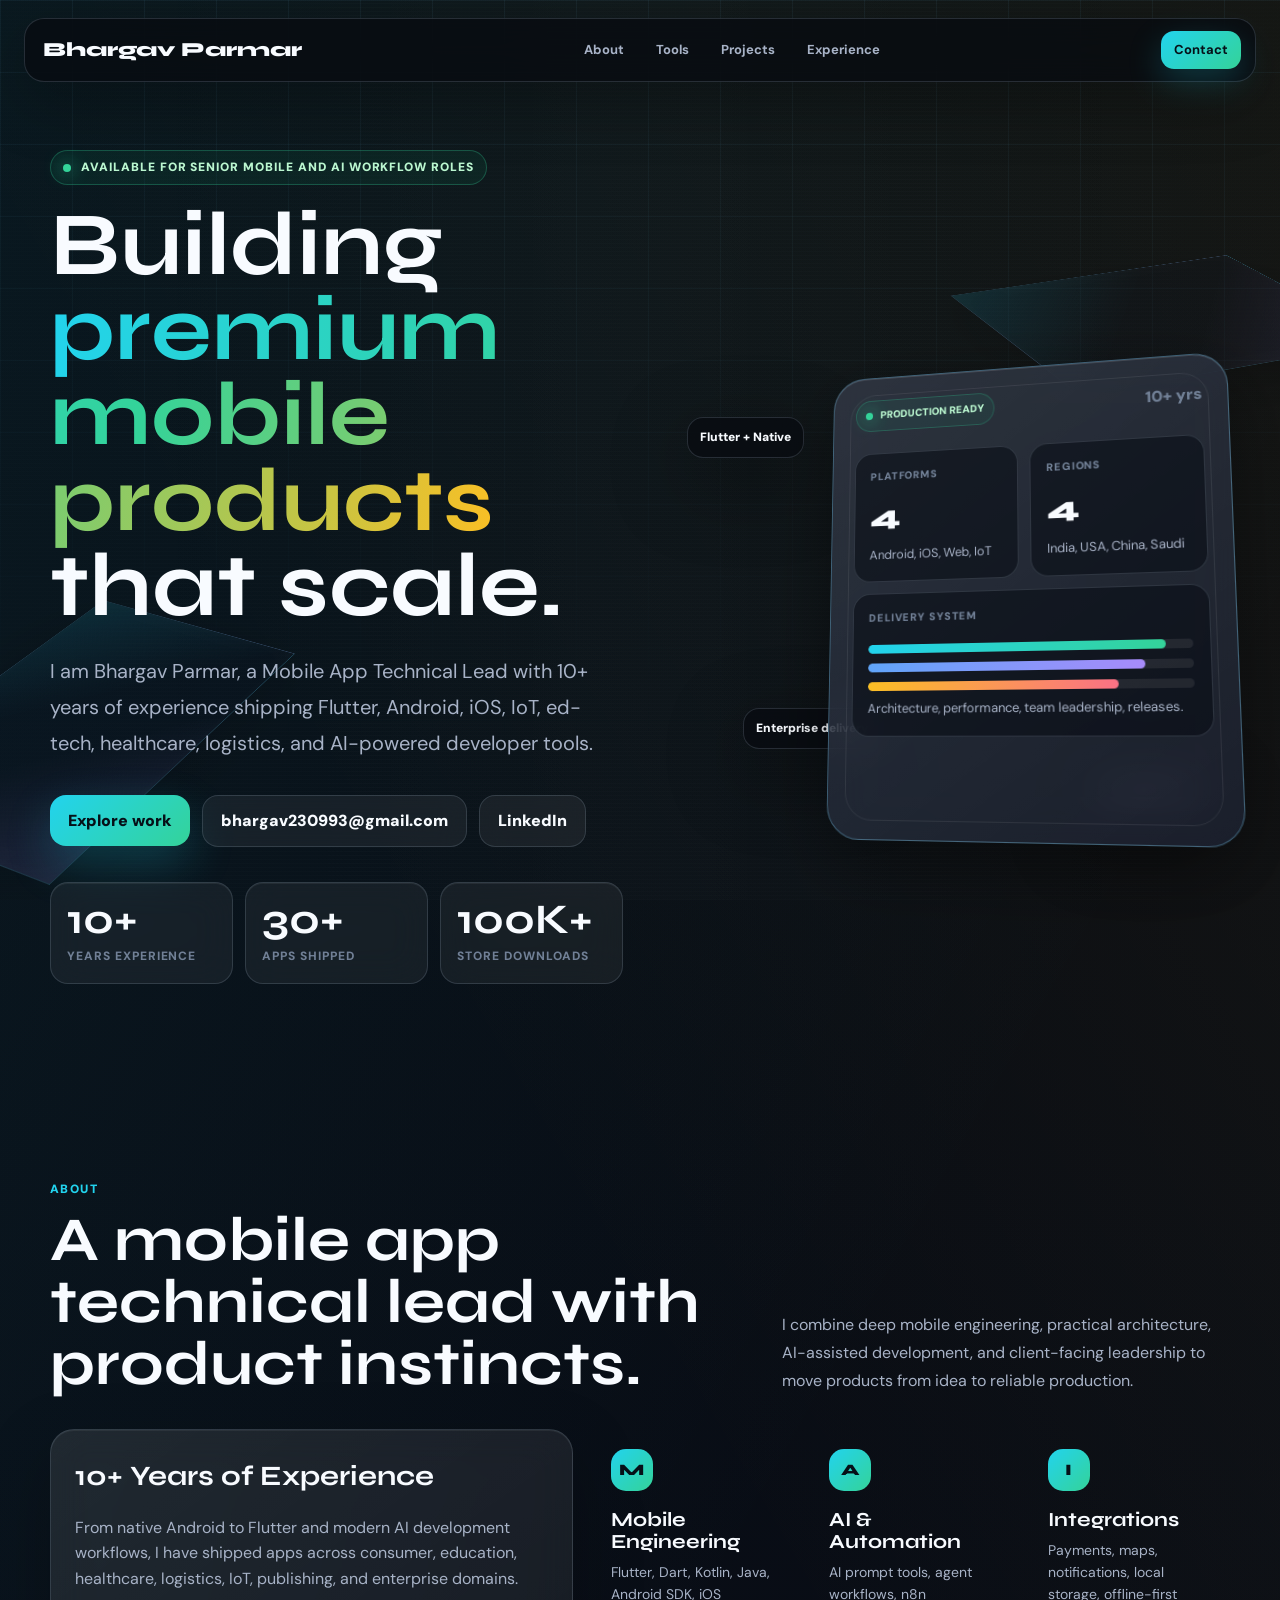
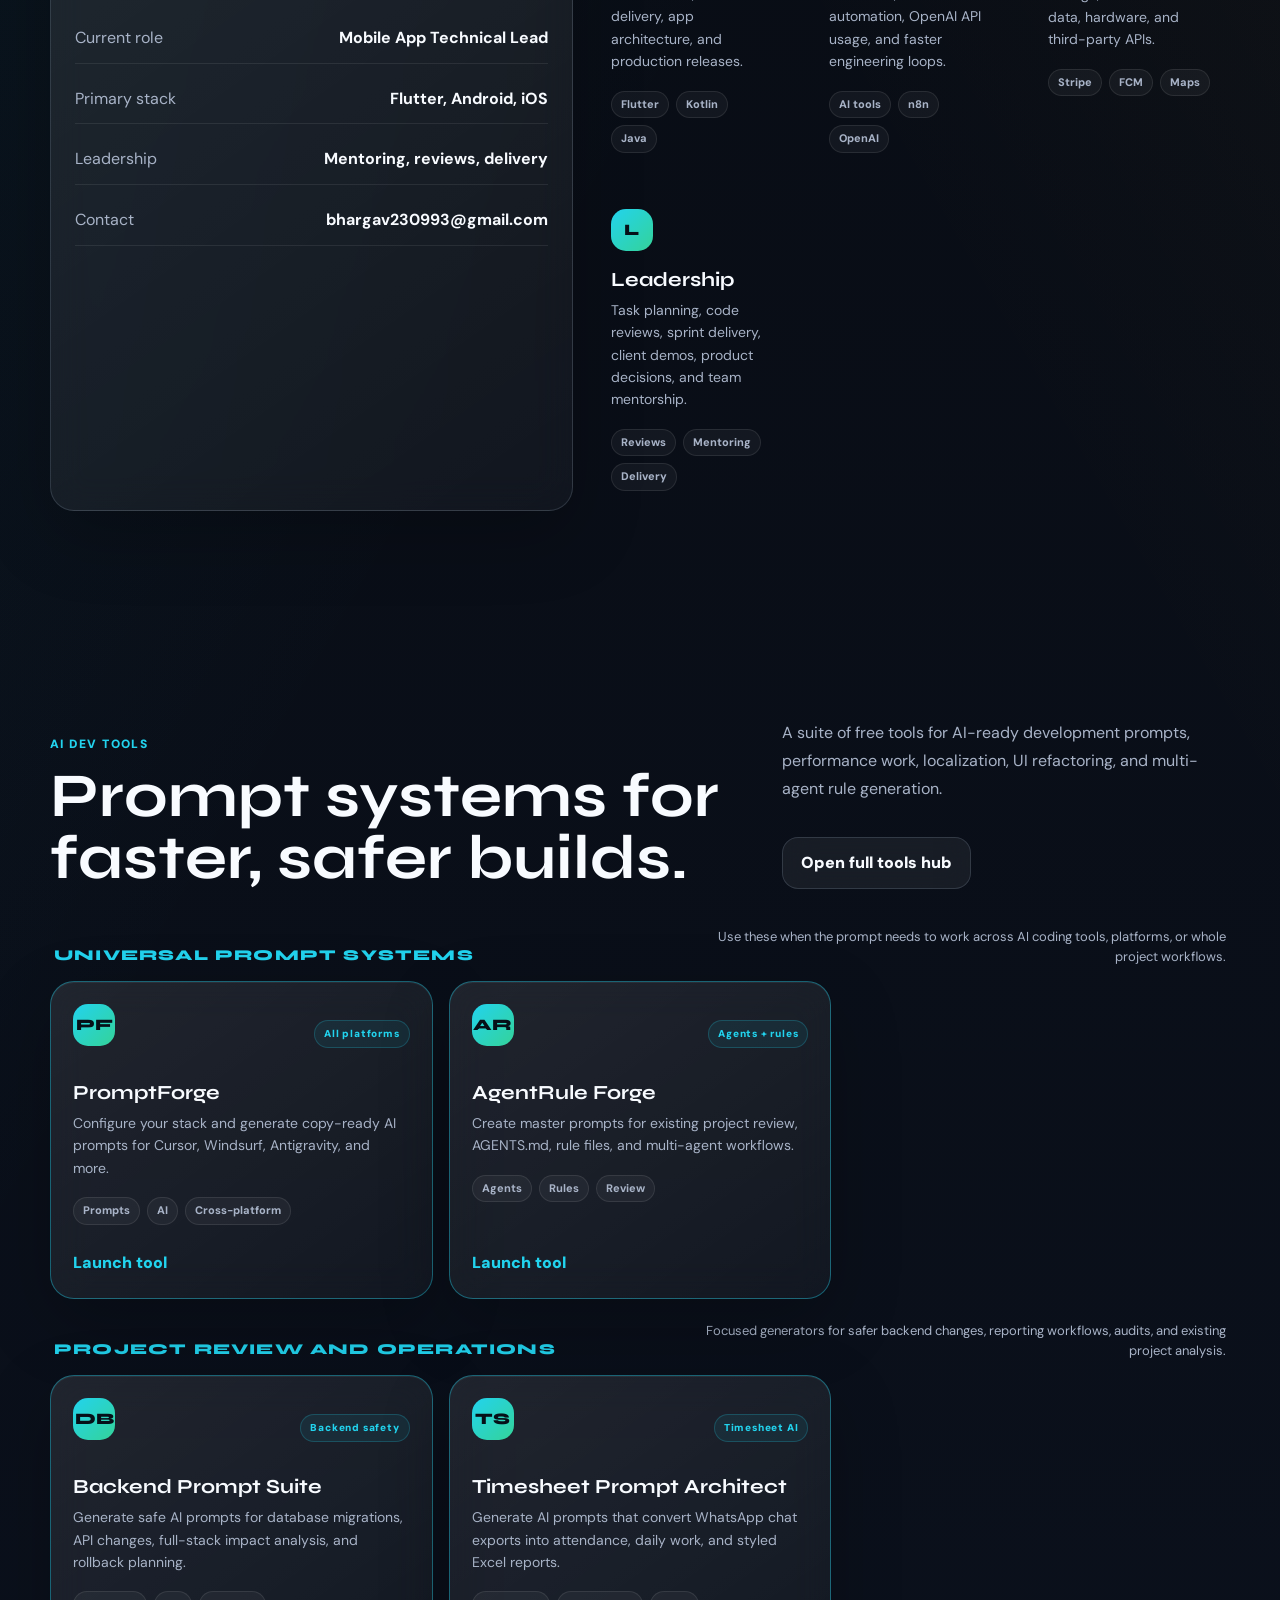
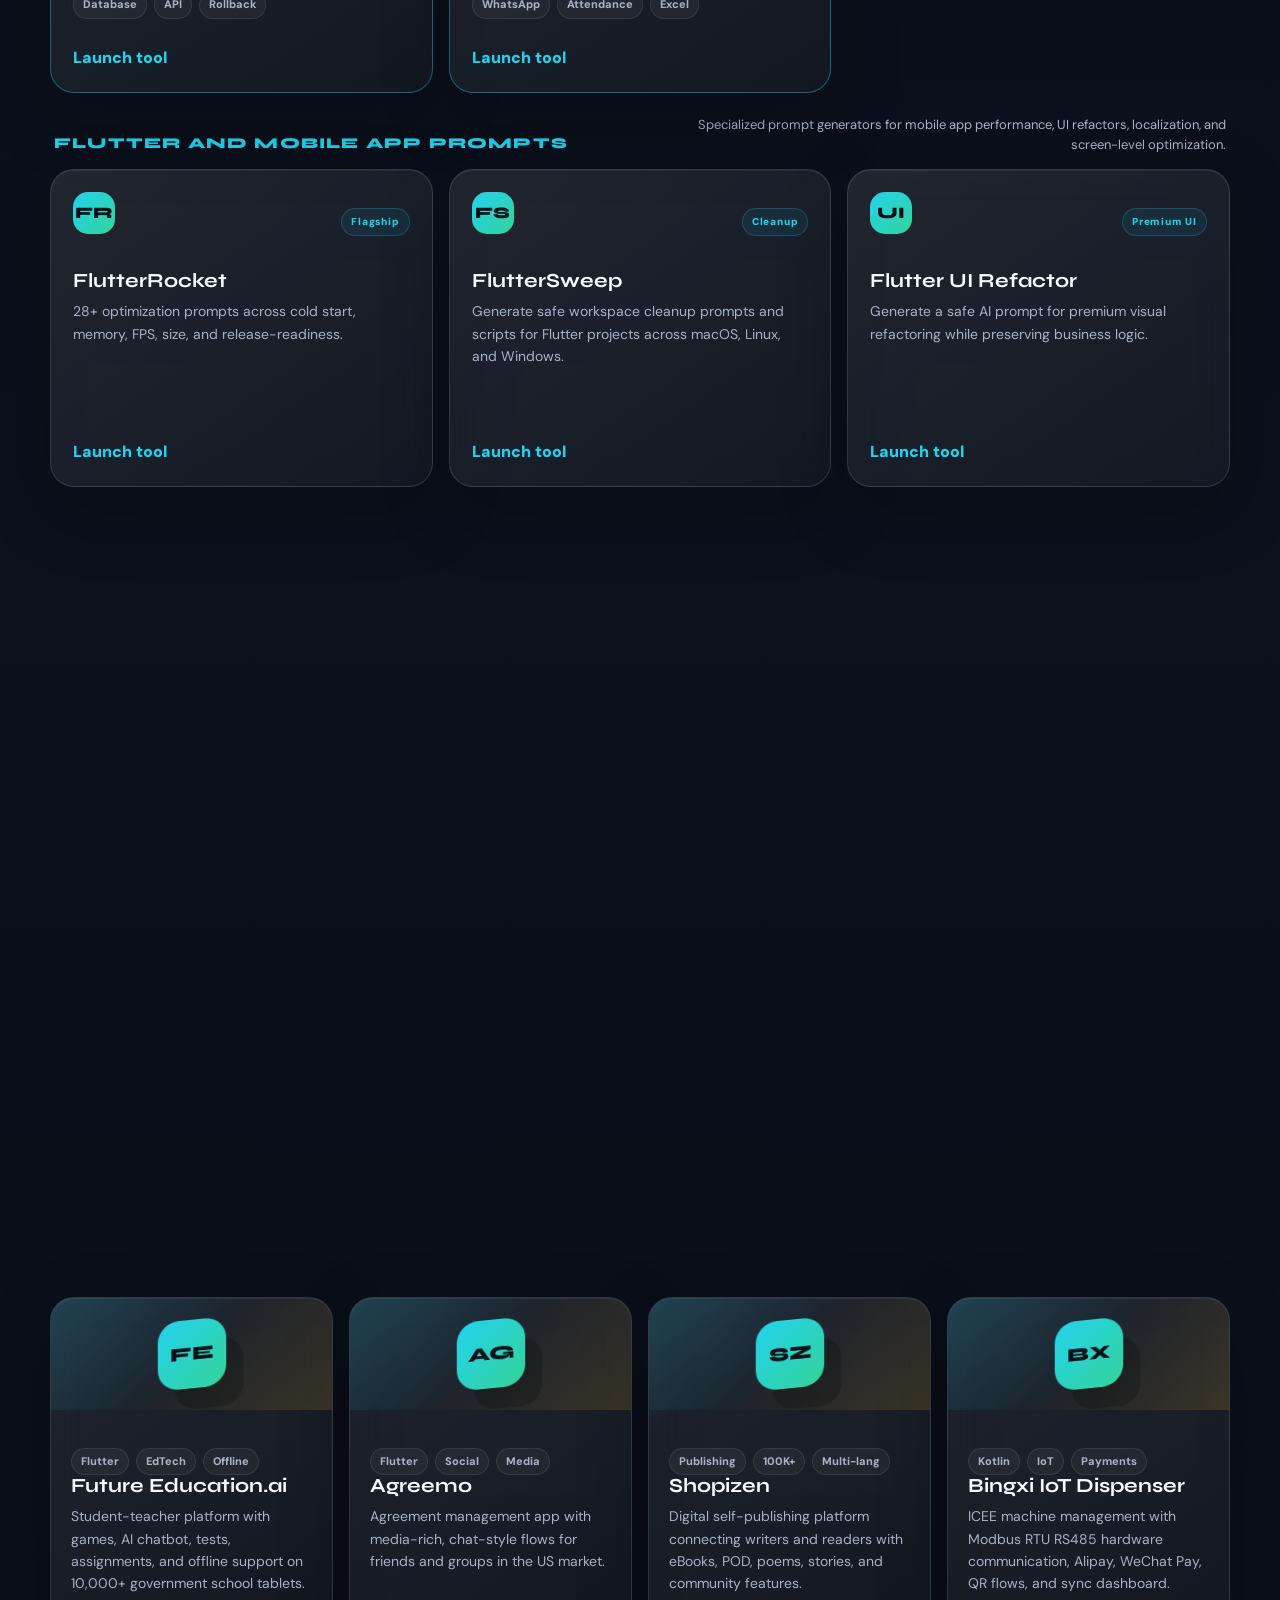
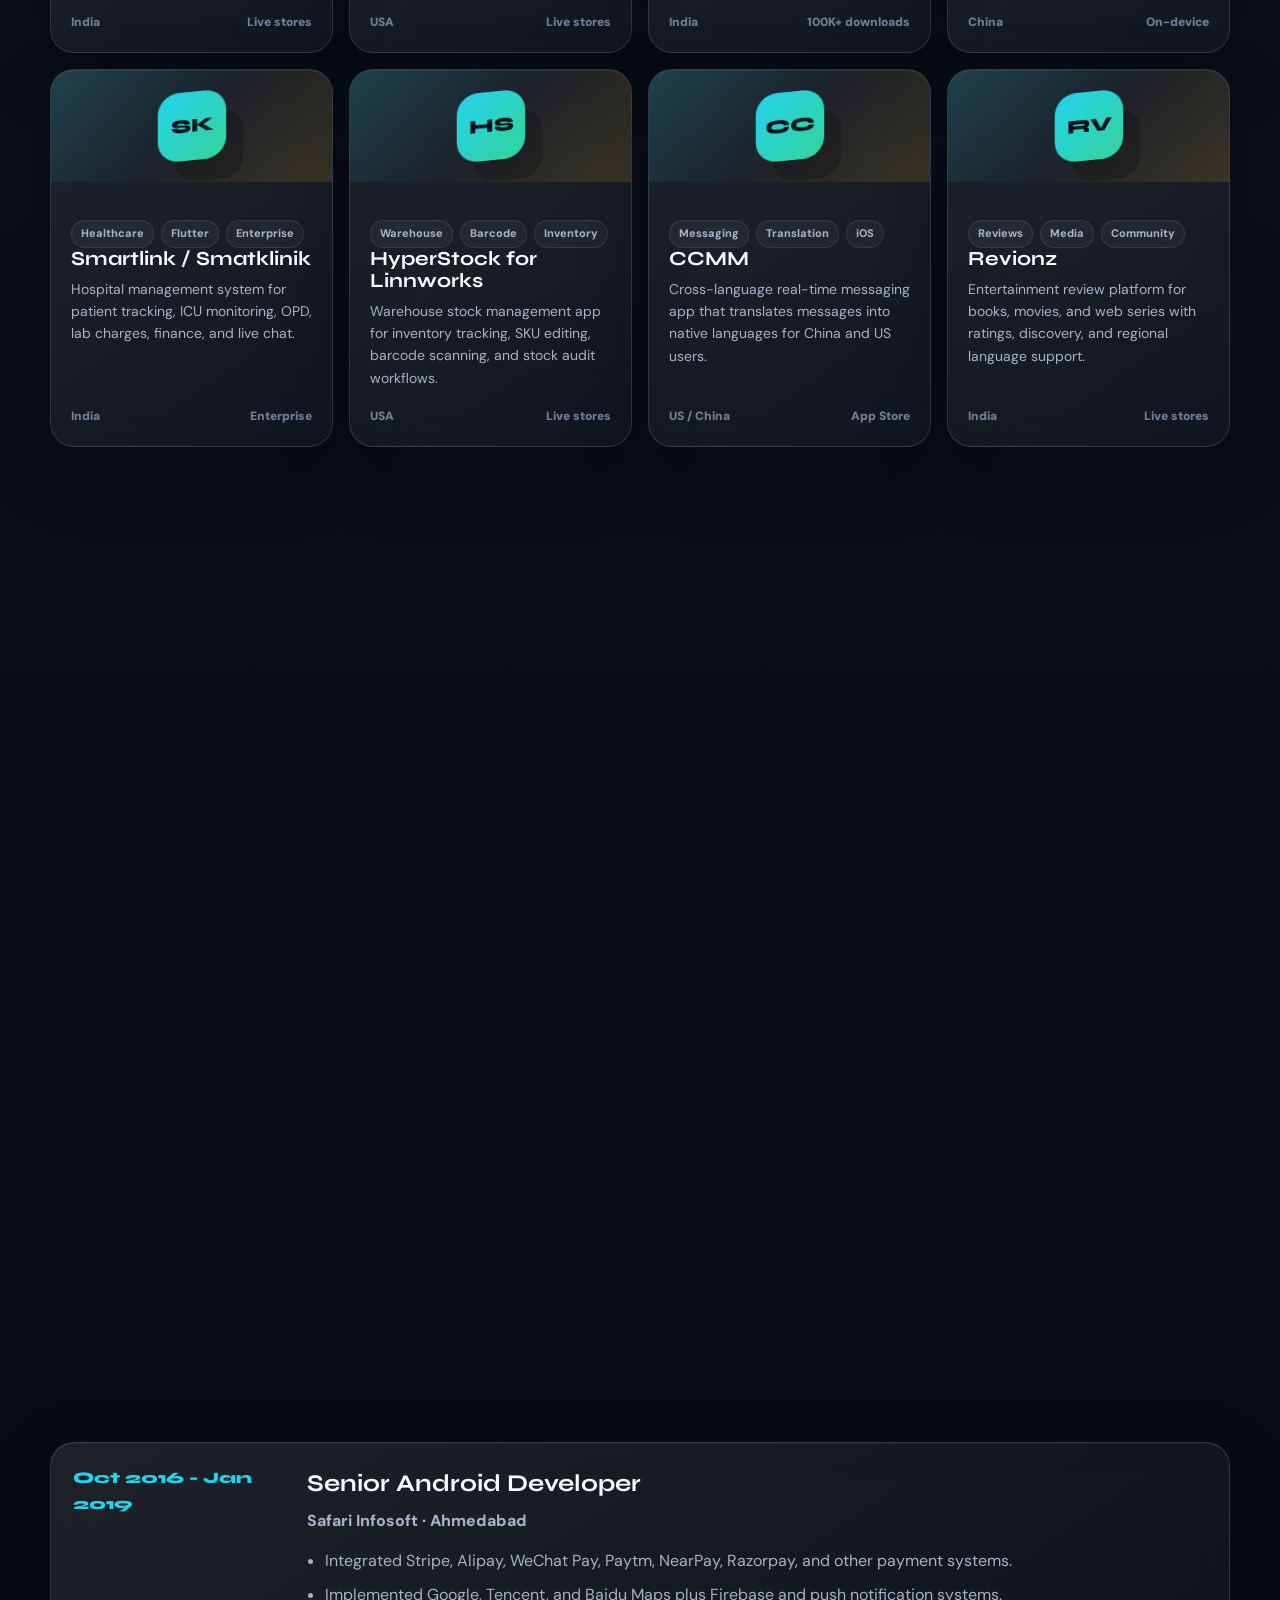
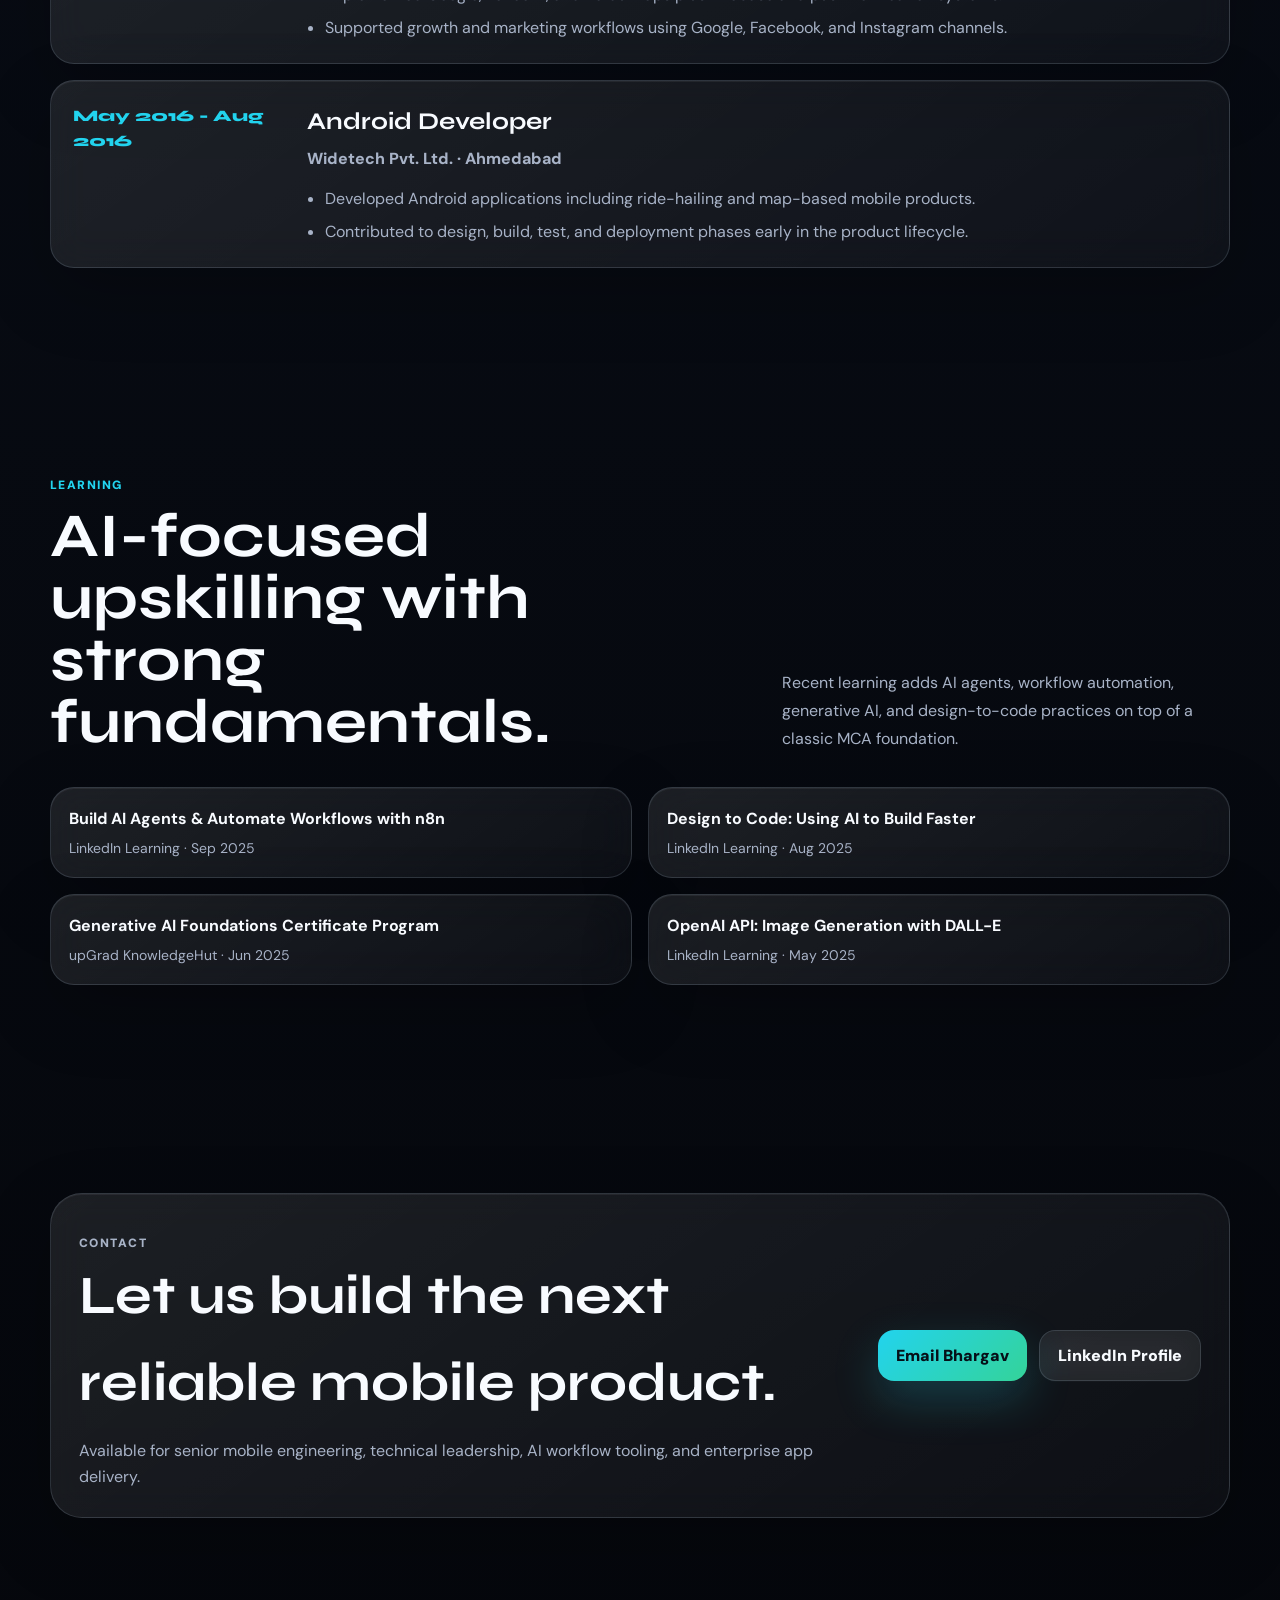
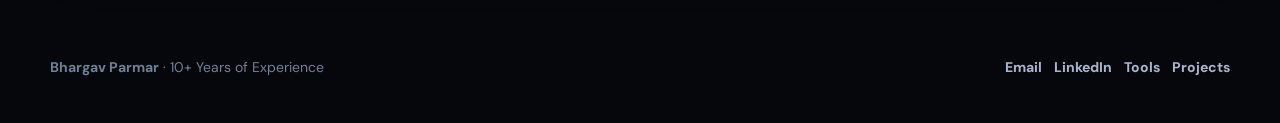
<file: index.html>
<!DOCTYPE html>
<html lang="en">
<head>
<meta charset="UTF-8">
<meta name="viewport" content="width=device-width, initial-scale=1.0">
<title>Bhargav Parmar - Mobile App Technical Lead</title>
<meta name="description" content="Portfolio of Bhargav Parmar, a Mobile App Technical Lead with 10+ years of experience building Flutter, Android, iOS, AI workflow, and enterprise mobile products.">
<meta name="theme-color" content="#070a10">
<link rel="preconnect" href="https://fonts.googleapis.com">
<link rel="preconnect" href="https://fonts.gstatic.com" crossorigin>
<link href="https://fonts.googleapis.com/css2?family=Syne:wght@500;600;700;800&family=DM+Sans:opsz,wght@9..40,400;9..40,500;9..40,700;9..40,900&display=swap" rel="stylesheet">
<link rel="stylesheet" href="assets/portfolio-theme.css">
</head>
<body>
<a class="skip-link" href="#main">Skip to content</a>
<div class="progress" aria-hidden="true"></div>
<div class="depth-scene" aria-hidden="true">
  <div class="depth-plane one"></div>
  <div class="depth-plane two"></div>
  <div class="depth-plane three"></div>
</div>

<header class="nav" role="banner">
  <a class="brand" href="#" aria-label="Bhargav Parmar home">
    <span>Bhargav Parmar</span>
  </a>
  <nav aria-label="Primary navigation">
    <ul class="nav-links">
      <li><a href="#about">About</a></li>
      <li><a href="#tools">Tools</a></li>
      <li><a href="#projects">Projects</a></li>
      <li><a href="#experience">Experience</a></li>
    </ul>
  </nav>
  <a class="nav-action" href="mailto:bhargav230993@gmail.com">Contact</a>
</header>

<main id="main" class="site-shell">
  <section class="hero" aria-labelledby="hero-title">
    <div>
      <div class="eyebrow reveal"><span class="signal"></span>Available for senior mobile and AI workflow roles</div>
      <h1 id="hero-title" class="reveal">Building <span class="gradient-text">premium mobile products</span> that scale.</h1>
      <p class="hero-lede reveal">I am Bhargav Parmar, a Mobile App Technical Lead with 10+ years of experience shipping Flutter, Android, iOS, IoT, ed-tech, healthcare, logistics, and AI-powered developer tools.</p>
      <div class="hero-actions reveal">
        <a class="primary-btn" href="#projects">Explore work</a>
        <a class="secondary-btn" href="mailto:bhargav230993@gmail.com">bhargav230993@gmail.com</a>
        <a class="secondary-btn" href="https://www.linkedin.com/in/bhargav-parmar-6a6b4764" target="_blank" rel="noopener">LinkedIn</a>
      </div>
      <div class="metric-strip reveal" aria-label="Career highlights">
        <div class="metric"><strong>10+</strong><span>Years experience</span></div>
        <div class="metric"><strong>30+</strong><span>Apps shipped</span></div>
        <div class="metric"><strong>100K+</strong><span>Store downloads</span></div>
      </div>
    </div>

    <div class="hero-stage reveal" aria-hidden="true">
      <div class="floating-chip one">Flutter + Native</div>
      <div class="floating-chip two">AI workflow tools</div>
      <div class="floating-chip three">Enterprise delivery</div>
      <div class="holo-card">
        <div class="status-row">
          <span class="status-pill"><span class="signal"></span>Production ready</span>
          <span style="color:var(--soft);font-weight:900">10+ yrs</span>
        </div>
        <div class="dash-grid">
          <div class="dash-tile">
            <div class="dash-label">Platforms</div>
            <div class="dash-value">4</div>
            <div class="dash-copy">Android, iOS, Web, IoT</div>
          </div>
          <div class="dash-tile">
            <div class="dash-label">Regions</div>
            <div class="dash-value">4</div>
            <div class="dash-copy">India, USA, China, Saudi</div>
          </div>
          <div class="dash-tile wide">
            <div class="dash-label">Delivery system</div>
            <div class="bar-stack">
              <div class="bar"><span style="width:92%"></span></div>
              <div class="bar"><span style="width:86%;background:linear-gradient(90deg,var(--blue),var(--violet))"></span></div>
              <div class="bar"><span style="width:78%;background:linear-gradient(90deg,var(--amber),var(--rose))"></span></div>
            </div>
            <div class="dash-copy">Architecture, performance, team leadership, releases.</div>
          </div>
        </div>
      </div>
    </div>
  </section>

  <section id="about" class="section" aria-labelledby="about-title">
    <div class="section-head">
      <div>
        <p class="section-kicker reveal">About</p>
        <h2 id="about-title" class="section-title reveal">A mobile app technical lead with product instincts.</h2>
      </div>
      <p class="section-copy reveal">I combine deep mobile engineering, practical architecture, AI-assisted development, and client-facing leadership to move products from idea to reliable production.</p>
    </div>

    <div class="about-grid">
      <article class="profile-card glass-card reveal" data-tilt>
        <h3>10+ Years of Experience</h3>
        <p>From native Android to Flutter and modern AI development workflows, I have shipped apps across consumer, education, healthcare, logistics, IoT, publishing, and enterprise domains.</p>
        <div class="profile-list">
          <div><span>Current role</span><strong>Mobile App Technical Lead</strong></div>
          <div><span>Primary stack</span><strong>Flutter, Android, iOS</strong></div>
          <div><span>Leadership</span><strong>Mentoring, reviews, delivery</strong></div>
          <div><span>Contact</span><strong>bhargav230993@gmail.com</strong></div>
        </div>
      </article>

      <div class="skill-grid">
        <article class="skill-card reveal" data-tilt>
          <div class="card-mark">M</div>
          <h3>Mobile Engineering</h3>
          <p>Flutter, Dart, Kotlin, Java, Android SDK, iOS delivery, app architecture, and production releases.</p>
          <div class="tag-row"><span class="tag">Flutter</span><span class="tag">Kotlin</span><span class="tag">Java</span></div>
        </article>
        <article class="skill-card reveal" data-tilt>
          <div class="card-mark">A</div>
          <h3>AI & Automation</h3>
          <p>AI prompt tools, agent workflows, n8n automation, OpenAI API usage, and faster engineering loops.</p>
          <div class="tag-row"><span class="tag">AI tools</span><span class="tag">n8n</span><span class="tag">OpenAI</span></div>
        </article>
        <article class="skill-card reveal" data-tilt>
          <div class="card-mark">I</div>
          <h3>Integrations</h3>
          <p>Payments, maps, notifications, local storage, offline-first data, hardware, and third-party APIs.</p>
          <div class="tag-row"><span class="tag">Stripe</span><span class="tag">FCM</span><span class="tag">Maps</span></div>
        </article>
        <article class="skill-card reveal" data-tilt>
          <div class="card-mark">L</div>
          <h3>Leadership</h3>
          <p>Task planning, code reviews, sprint delivery, client demos, product decisions, and team mentorship.</p>
          <div class="tag-row"><span class="tag">Reviews</span><span class="tag">Mentoring</span><span class="tag">Delivery</span></div>
        </article>
      </div>
    </div>
  </section>

  <section id="tools" class="section" aria-labelledby="tools-title">
    <div class="section-head">
      <div>
        <p class="section-kicker reveal">AI Dev Tools</p>
        <h2 id="tools-title" class="section-title reveal">Prompt systems for faster, safer builds.</h2>
      </div>
      <div>
        <p class="section-copy reveal">A suite of free tools for AI-ready development prompts, performance work, localization, UI refactoring, and multi-agent rule generation.</p>
        <div class="section-actions reveal"><a class="secondary-btn" href="tools/">Open full tools hub</a></div>
      </div>
    </div>

    <div class="tool-grid" aria-label="Featured tools by category">
      <div class="tool-category reveal">
        <div class="tool-category-head"><span>Universal prompt systems</span><p>Use these when the prompt needs to work across AI coding tools, platforms, or whole project workflows.</p></div>
        <div class="tool-category-grid">
          <a class="tool-card featured reveal" href="prompt-forge/" data-tilt>
            <div class="tool-meta"><div class="card-mark">PF</div><span class="tool-badge">All platforms</span></div>
            <h3>PromptForge</h3>
            <p>Configure your stack and generate copy-ready AI prompts for Cursor, Windsurf, Antigravity, and more.</p>
            <div class="tag-row"><span class="tag">Prompts</span><span class="tag">AI</span><span class="tag">Cross-platform</span></div>
            <div class="tool-link">Launch tool</div>
          </a>
          <a class="tool-card featured reveal" href="agent-rule-forge/" data-tilt>
            <div class="tool-meta"><div class="card-mark">AR</div><span class="tool-badge">Agents + rules</span></div>
            <h3>AgentRule Forge</h3>
            <p>Create master prompts for existing project review, AGENTS.md, rule files, and multi-agent workflows.</p>
            <div class="tag-row"><span class="tag">Agents</span><span class="tag">Rules</span><span class="tag">Review</span></div>
            <div class="tool-link">Launch tool</div>
          </a>
        </div>
      </div>

      <div class="tool-category reveal">
        <div class="tool-category-head"><span>Project review and operations</span><p>Focused generators for safer backend changes, reporting workflows, audits, and existing project analysis.</p></div>
        <div class="tool-category-grid">
          <a class="tool-card featured reveal" href="backend-prompt-suite/" data-tilt>
            <div class="tool-meta"><div class="card-mark">DB</div><span class="tool-badge">Backend safety</span></div>
            <h3>Backend Prompt Suite</h3>
            <p>Generate safe AI prompts for database migrations, API changes, full-stack impact analysis, and rollback planning.</p>
            <div class="tag-row"><span class="tag">Database</span><span class="tag">API</span><span class="tag">Rollback</span></div>
            <div class="tool-link">Launch tool</div>
          </a>
          <a class="tool-card featured reveal" href="timesheet-prompt-architect/" data-tilt>
            <div class="tool-meta"><div class="card-mark">TS</div><span class="tool-badge">Timesheet AI</span></div>
            <h3>Timesheet Prompt Architect</h3>
            <p>Generate AI prompts that convert WhatsApp chat exports into attendance, daily work, and styled Excel reports.</p>
            <div class="tag-row"><span class="tag">WhatsApp</span><span class="tag">Attendance</span><span class="tag">Excel</span></div>
            <div class="tool-link">Launch tool</div>
          </a>
        </div>
      </div>

      <div class="tool-category reveal">
        <div class="tool-category-head"><span>Flutter and mobile app prompts</span><p>Specialized prompt generators for mobile app performance, UI refactors, localization, and screen-level optimization.</p></div>
        <div class="tool-category-grid">
          <a class="tool-card reveal" href="flutter-rocket/" data-tilt>
            <div class="tool-meta"><div class="card-mark">FR</div><span class="tool-badge">Flagship</span></div>
            <h3>FlutterRocket</h3>
            <p>28+ optimization prompts across cold start, memory, FPS, size, and release-readiness.</p>
            <div class="tool-link">Launch tool</div>
          </a>
          <a class="tool-card reveal" href="flutter-sweep/" data-tilt>
            <div class="tool-meta"><div class="card-mark">FS</div><span class="tool-badge">Cleanup</span></div>
            <h3>FlutterSweep</h3>
            <p>Generate safe workspace cleanup prompts and scripts for Flutter projects across macOS, Linux, and Windows.</p>
            <div class="tool-link">Launch tool</div>
          </a>
          <a class="tool-card reveal" href="flutter-ui-refactor/" data-tilt>
            <div class="tool-meta"><div class="card-mark">UI</div><span class="tool-badge">Premium UI</span></div>
            <h3>Flutter UI Refactor</h3>
            <p>Generate a safe AI prompt for premium visual refactoring while preserving business logic.</p>
            <div class="tool-link">Launch tool</div>
          </a>
          <a class="tool-card reveal" href="flutter-localization/" data-tilt>
            <div class="tool-meta"><div class="card-mark">L10</div><span class="tool-badge">i18n</span></div>
            <h3>Flutter Localization</h3>
            <p>Detect hardcoded strings, reuse keys, and produce clean translation instructions.</p>
            <div class="tool-link">Launch tool</div>
          </a>
          <a class="tool-card reveal" href="flutter-optimizer/" data-tilt>
            <div class="tool-meta"><div class="card-mark">FO</div><span class="tool-badge">Focused</span></div>
            <h3>Flutter Optimizer</h3>
            <p>Target one screen, discover related files, and apply isolated performance improvements.</p>
            <div class="tool-link">Launch tool</div>
          </a>
          <a class="tool-card reveal" href="flutter-perf/" data-tilt>
            <div class="tool-meta"><div class="card-mark">FP</div><span class="tool-badge">Quick fix</span></div>
            <h3>Flutter Perf</h3>
            <p>Fast route to a clean performance prompt with eight core fixes and a simple checklist.</p>
            <div class="tool-link">Launch tool</div>
          </a>
        </div>
      </div>
    </div>
  </section>

  <section id="projects" class="section" aria-labelledby="projects-title">
    <div class="section-head">
      <div>
        <p class="section-kicker reveal">Projects</p>
        <h2 id="projects-title" class="section-title reveal">Products shipped across countries and industries.</h2>
      </div>
      <p class="section-copy reveal">Selected work across India, USA, China, and Saudi Arabia, including education tablets, publishing, IoT machines, healthcare systems, and warehouse apps.</p>
    </div>

    <div class="project-grid">
      <article class="project-card reveal" data-tilt>
        <div class="project-visual"><span>FE</span></div>
        <div class="project-body">
          <div class="tag-row"><span class="tag">Flutter</span><span class="tag">EdTech</span><span class="tag">Offline</span></div>
          <h3>Future Education.ai</h3>
          <p>Student-teacher platform with games, AI chatbot, tests, assignments, and offline support on 10,000+ government school tablets.</p>
          <div class="project-foot"><span>India</span><span>Live stores</span></div>
        </div>
      </article>
      <article class="project-card reveal" data-tilt>
        <div class="project-visual"><span>AG</span></div>
        <div class="project-body">
          <div class="tag-row"><span class="tag">Flutter</span><span class="tag">Social</span><span class="tag">Media</span></div>
          <h3>Agreemo</h3>
          <p>Agreement management app with media-rich, chat-style flows for friends and groups in the US market.</p>
          <div class="project-foot"><span>USA</span><span>Live stores</span></div>
        </div>
      </article>
      <article class="project-card reveal" data-tilt>
        <div class="project-visual"><span>SZ</span></div>
        <div class="project-body">
          <div class="tag-row"><span class="tag">Publishing</span><span class="tag">100K+</span><span class="tag">Multi-lang</span></div>
          <h3>Shopizen</h3>
          <p>Digital self-publishing platform connecting writers and readers with eBooks, POD, poems, stories, and community features.</p>
          <div class="project-foot"><span>India</span><span>100K+ downloads</span></div>
        </div>
      </article>
      <article class="project-card reveal" data-tilt>
        <div class="project-visual"><span>BX</span></div>
        <div class="project-body">
          <div class="tag-row"><span class="tag">Kotlin</span><span class="tag">IoT</span><span class="tag">Payments</span></div>
          <h3>Bingxi IoT Dispenser</h3>
          <p>ICEE machine management with Modbus RTU RS485 hardware communication, Alipay, WeChat Pay, QR flows, and sync dashboard.</p>
          <div class="project-foot"><span>China</span><span>On-device</span></div>
        </div>
      </article>
      <article class="project-card reveal" data-tilt>
        <div class="project-visual"><span>SK</span></div>
        <div class="project-body">
          <div class="tag-row"><span class="tag">Healthcare</span><span class="tag">Flutter</span><span class="tag">Enterprise</span></div>
          <h3>Smartlink / Smatklinik</h3>
          <p>Hospital management system for patient tracking, ICU monitoring, OPD, lab charges, finance, and live chat.</p>
          <div class="project-foot"><span>India</span><span>Enterprise</span></div>
        </div>
      </article>
      <article class="project-card reveal" data-tilt>
        <div class="project-visual"><span>HS</span></div>
        <div class="project-body">
          <div class="tag-row"><span class="tag">Warehouse</span><span class="tag">Barcode</span><span class="tag">Inventory</span></div>
          <h3>HyperStock for Linnworks</h3>
          <p>Warehouse stock management app for inventory tracking, SKU editing, barcode scanning, and stock audit workflows.</p>
          <div class="project-foot"><span>USA</span><span>Live stores</span></div>
        </div>
      </article>
      <article class="project-card reveal" data-tilt>
        <div class="project-visual"><span>CC</span></div>
        <div class="project-body">
          <div class="tag-row"><span class="tag">Messaging</span><span class="tag">Translation</span><span class="tag">iOS</span></div>
          <h3>CCMM</h3>
          <p>Cross-language real-time messaging app that translates messages into native languages for China and US users.</p>
          <div class="project-foot"><span>US / China</span><span>App Store</span></div>
        </div>
      </article>
      <article class="project-card reveal" data-tilt>
        <div class="project-visual"><span>RV</span></div>
        <div class="project-body">
          <div class="tag-row"><span class="tag">Reviews</span><span class="tag">Media</span><span class="tag">Community</span></div>
          <h3>Revionz</h3>
          <p>Entertainment review platform for books, movies, and web series with ratings, discovery, and regional language support.</p>
          <div class="project-foot"><span>India</span><span>Live stores</span></div>
        </div>
      </article>
    </div>
  </section>

  <section id="experience" class="section" aria-labelledby="experience-title">
    <div class="section-head">
      <div>
        <p class="section-kicker reveal">Experience</p>
        <h2 id="experience-title" class="section-title reveal">10+ years of production engineering and leadership.</h2>
      </div>
      <p class="section-copy reveal">A professional timeline focused on measurable delivery, team leadership, client communication, and reliable mobile releases.</p>
    </div>

    <div class="experience-shell">
      <article class="experience-card reveal" data-tilt>
        <div class="experience-time">Feb 2024 - Present</div>
        <div>
          <h3>Mobile App Technical Lead</h3>
          <div class="experience-company">Prashastha Future Education Pvt. Ltd. · Bangalore Remote</div>
          <ul>
            <li>Leading a mobile team across planning, code review, task ownership, demos, and delivery.</li>
            <li>Delivered offline learning deployments to 10,000+ government school tablets.</li>
            <li>Built Flutter apps for Android, iOS, and web while using AI tools to accelerate implementation.</li>
          </ul>
        </div>
      </article>
      <article class="experience-card reveal" data-tilt>
        <div class="experience-time">Oct 2019 - Jan 2024</div>
        <div>
          <h3>Mobile App Developer</h3>
          <div class="experience-company">Safari Infosoft · Ahmedabad</div>
          <ul>
            <li>Published 20+ apps across Play Store and App Store with 100K+ total downloads.</li>
            <li>Built cross-platform Flutter products and contributed from planning through deployment.</li>
            <li>Resolved performance bottlenecks and optimized user experiences across multiple domains.</li>
          </ul>
        </div>
      </article>
      <article class="experience-card reveal" data-tilt>
        <div class="experience-time">Oct 2016 - Jan 2019</div>
        <div>
          <h3>Senior Android Developer</h3>
          <div class="experience-company">Safari Infosoft · Ahmedabad</div>
          <ul>
            <li>Integrated Stripe, Alipay, WeChat Pay, Paytm, NearPay, Razorpay, and other payment systems.</li>
            <li>Implemented Google, Tencent, and Baidu Maps plus Firebase and push notification systems.</li>
            <li>Supported growth and marketing workflows using Google, Facebook, and Instagram channels.</li>
          </ul>
        </div>
      </article>
      <article class="experience-card reveal" data-tilt>
        <div class="experience-time">May 2016 - Aug 2016</div>
        <div>
          <h3>Android Developer</h3>
          <div class="experience-company">Widetech Pvt. Ltd. · Ahmedabad</div>
          <ul>
            <li>Developed Android applications including ride-hailing and map-based mobile products.</li>
            <li>Contributed to design, build, test, and deployment phases early in the product lifecycle.</li>
          </ul>
        </div>
      </article>
    </div>
  </section>

  <section class="section" aria-labelledby="cert-title">
    <div class="section-head">
      <div>
        <p class="section-kicker reveal">Learning</p>
        <h2 id="cert-title" class="section-title reveal">AI-focused upskilling with strong fundamentals.</h2>
      </div>
      <p class="section-copy reveal">Recent learning adds AI agents, workflow automation, generative AI, and design-to-code practices on top of a classic MCA foundation.</p>
    </div>
    <div class="cert-grid">
      <article class="cert-card reveal" data-tilt><h3>Build AI Agents & Automate Workflows with n8n</h3><p>LinkedIn Learning · Sep 2025</p></article>
      <article class="cert-card reveal" data-tilt><h3>Design to Code: Using AI to Build Faster</h3><p>LinkedIn Learning · Aug 2025</p></article>
      <article class="cert-card reveal" data-tilt><h3>Generative AI Foundations Certificate Program</h3><p>upGrad KnowledgeHut · Jun 2025</p></article>
      <article class="cert-card reveal" data-tilt><h3>OpenAI API: Image Generation with DALL-E</h3><p>LinkedIn Learning · May 2025</p></article>
    </div>
  </section>

  <section class="section" aria-labelledby="contact-title">
    <div class="contact-band glass-card reveal">
      <div>
        <p class="section-kicker">Contact</p>
        <h2 id="contact-title">Let us build the next reliable mobile product.</h2>
        <p>Available for senior mobile engineering, technical leadership, AI workflow tooling, and enterprise app delivery.</p>
      </div>
      <div class="hero-actions" style="margin-top:0">
        <a class="primary-btn" href="mailto:bhargav230993@gmail.com">Email Bhargav</a>
        <a class="secondary-btn" href="https://www.linkedin.com/in/bhargav-parmar-6a6b4764" target="_blank" rel="noopener">LinkedIn Profile</a>
      </div>
    </div>
  </section>
</main>

<footer class="footer">
  <div><strong>Bhargav Parmar</strong> · 10+ Years of Experience</div>
  <div class="footer-links">
    <a href="mailto:bhargav230993@gmail.com">Email</a>
    <a href="https://www.linkedin.com/in/bhargav-parmar-6a6b4764" target="_blank" rel="noopener">LinkedIn</a>
    <a href="#tools">Tools</a>
    <a href="#projects">Projects</a>
  </div>
</footer>

<script src="assets/portfolio-theme.js" defer></script>
</body>
</html>
</file>
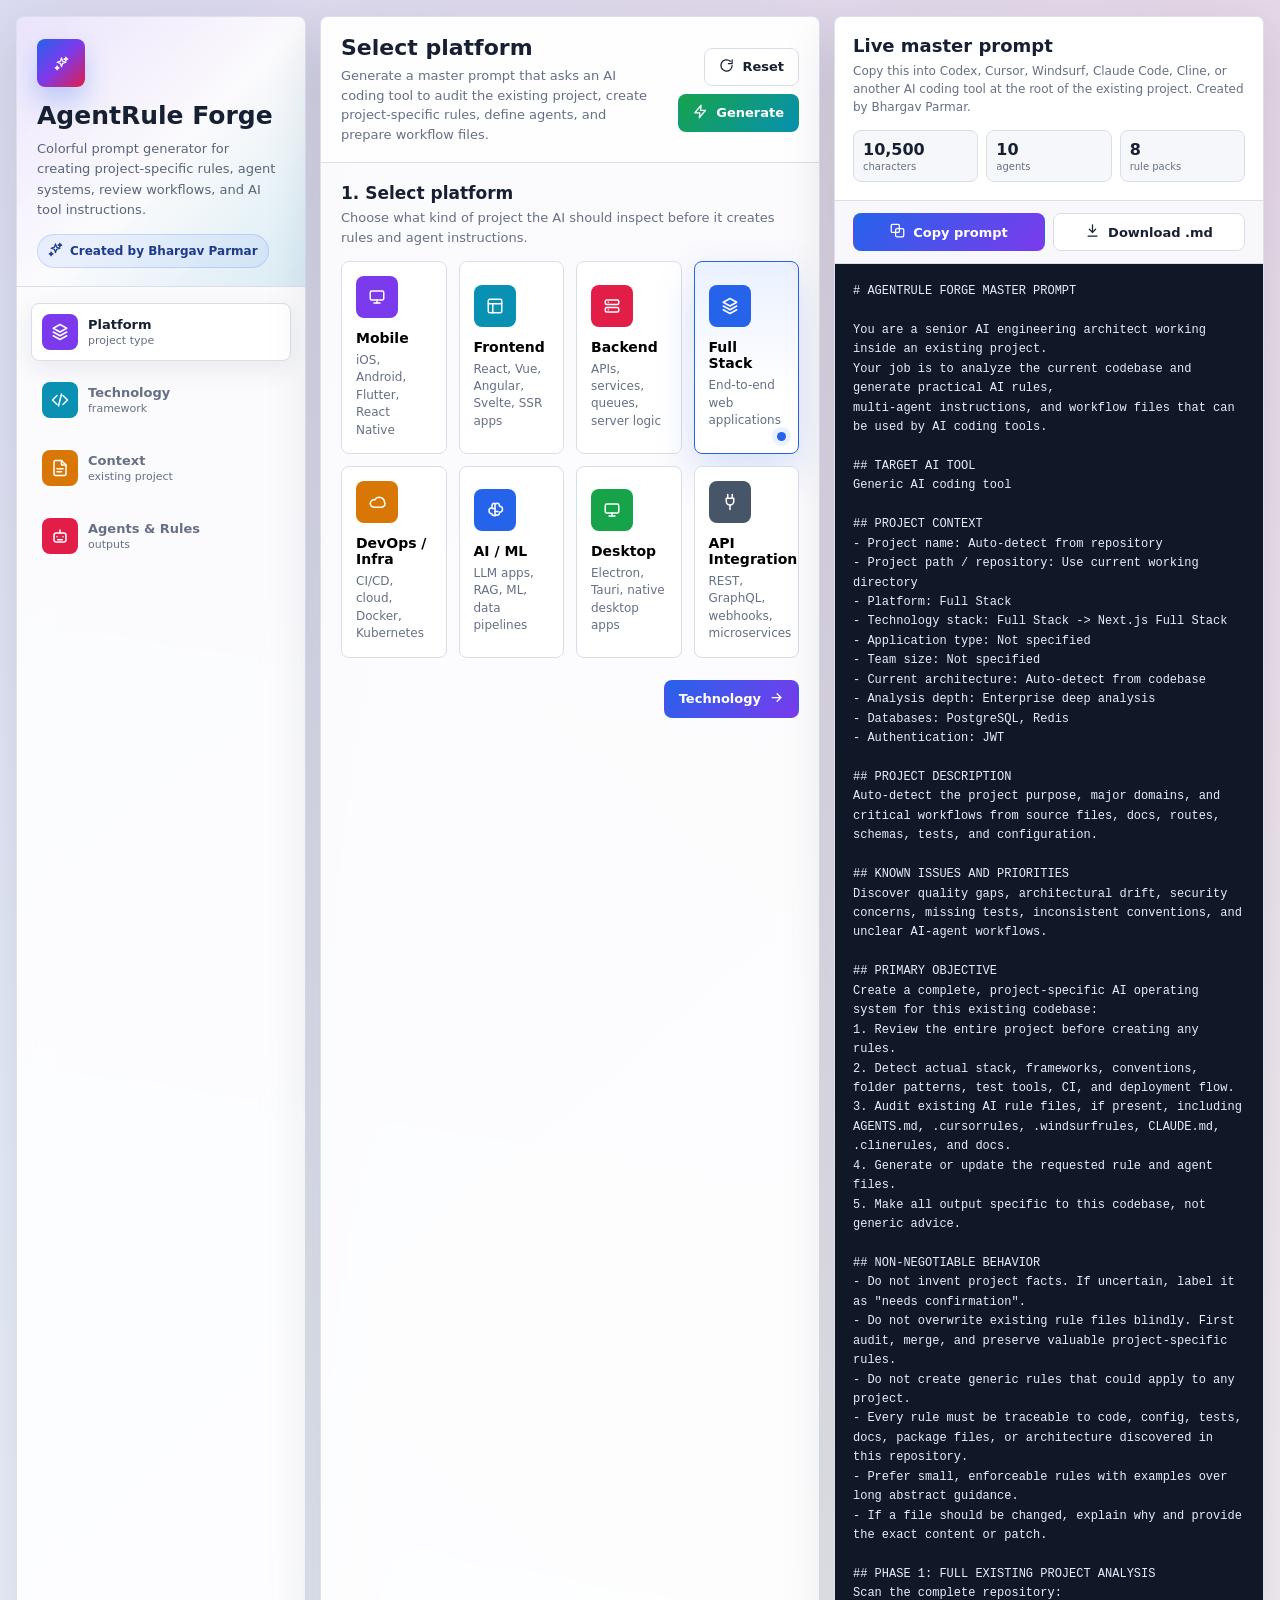
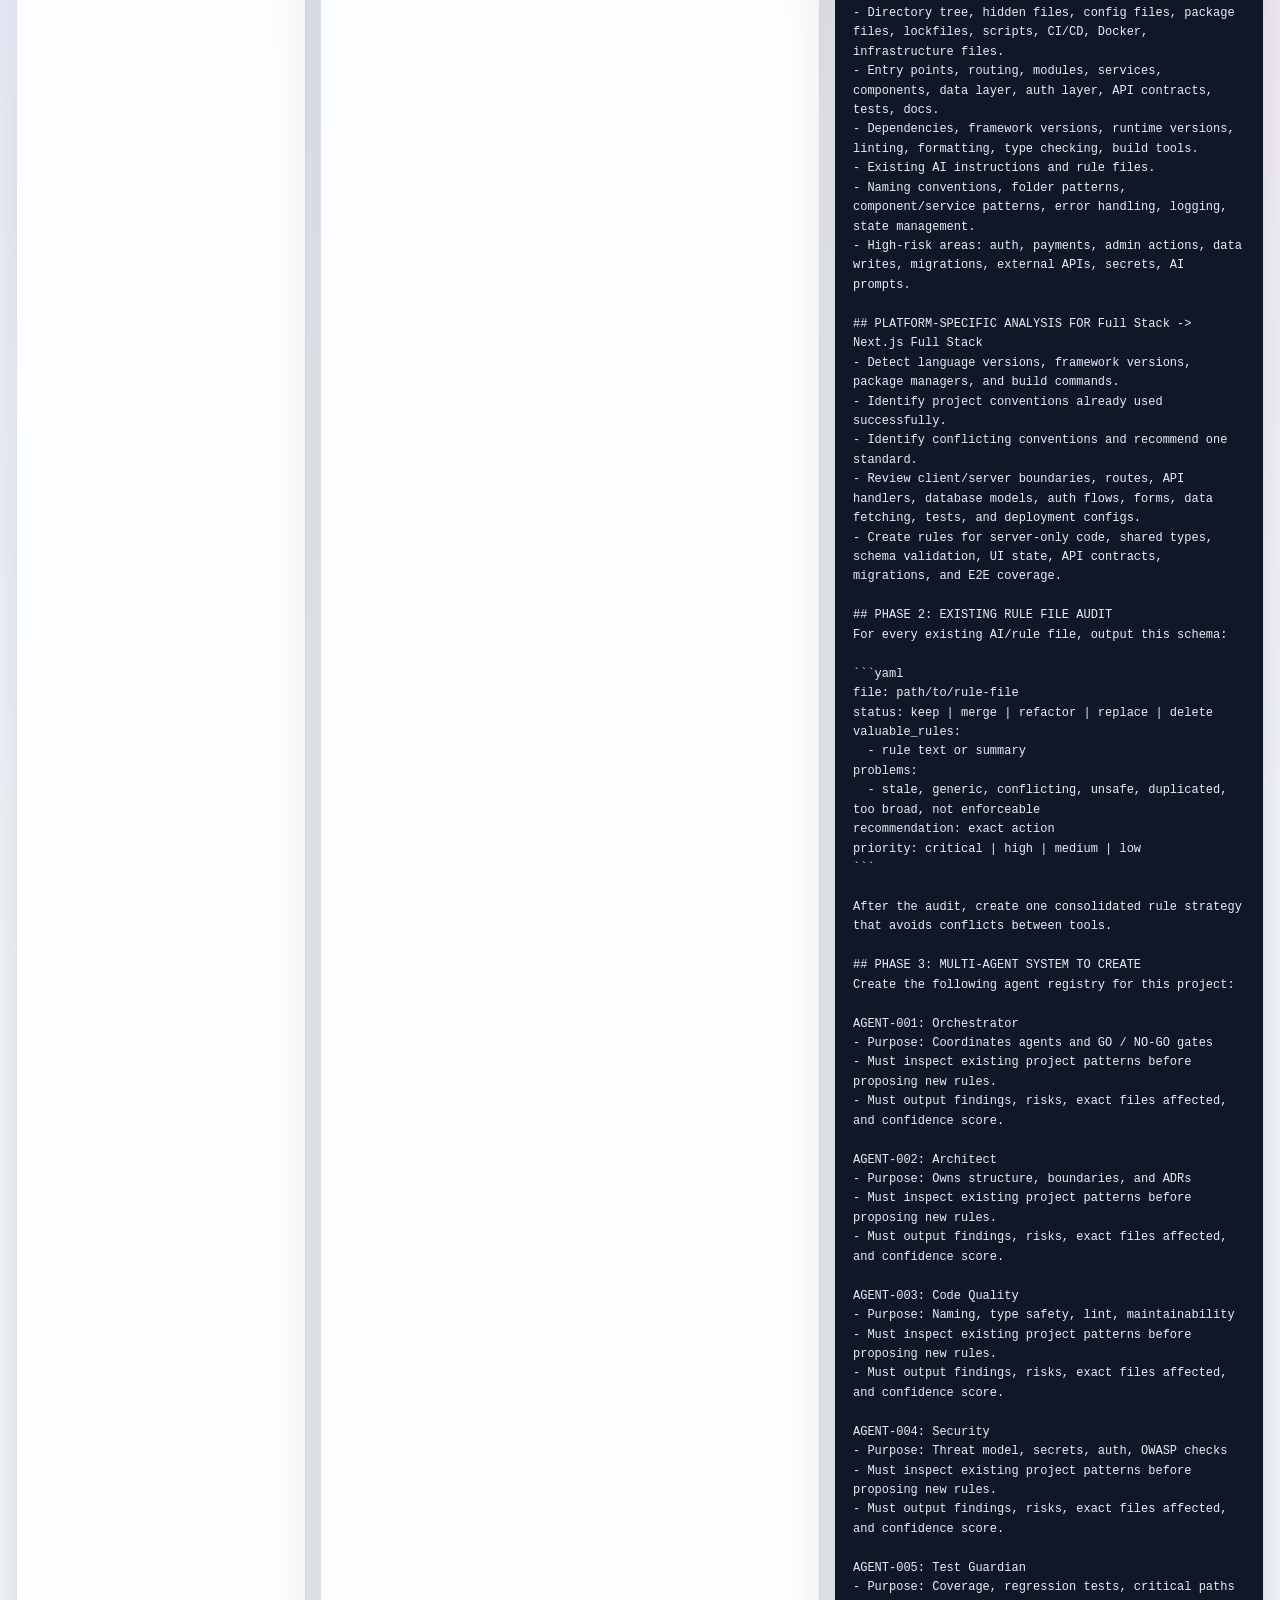
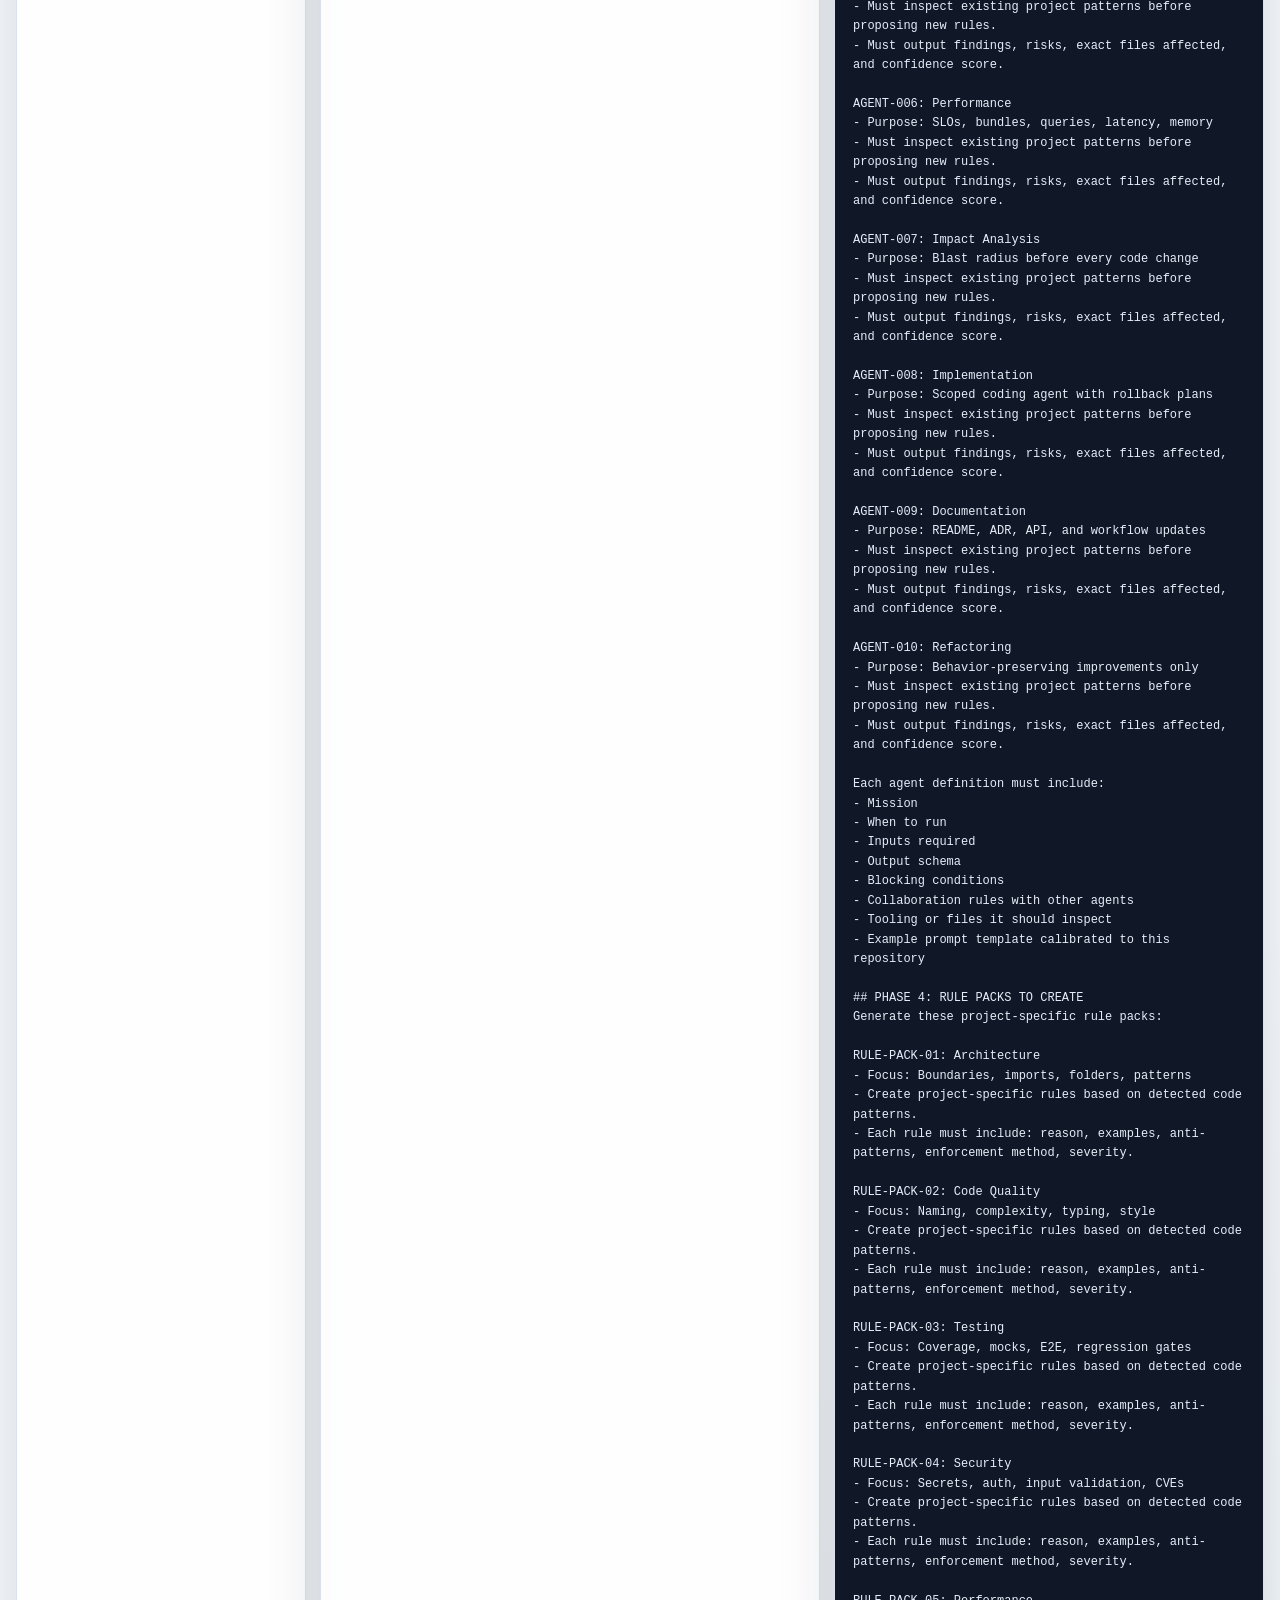
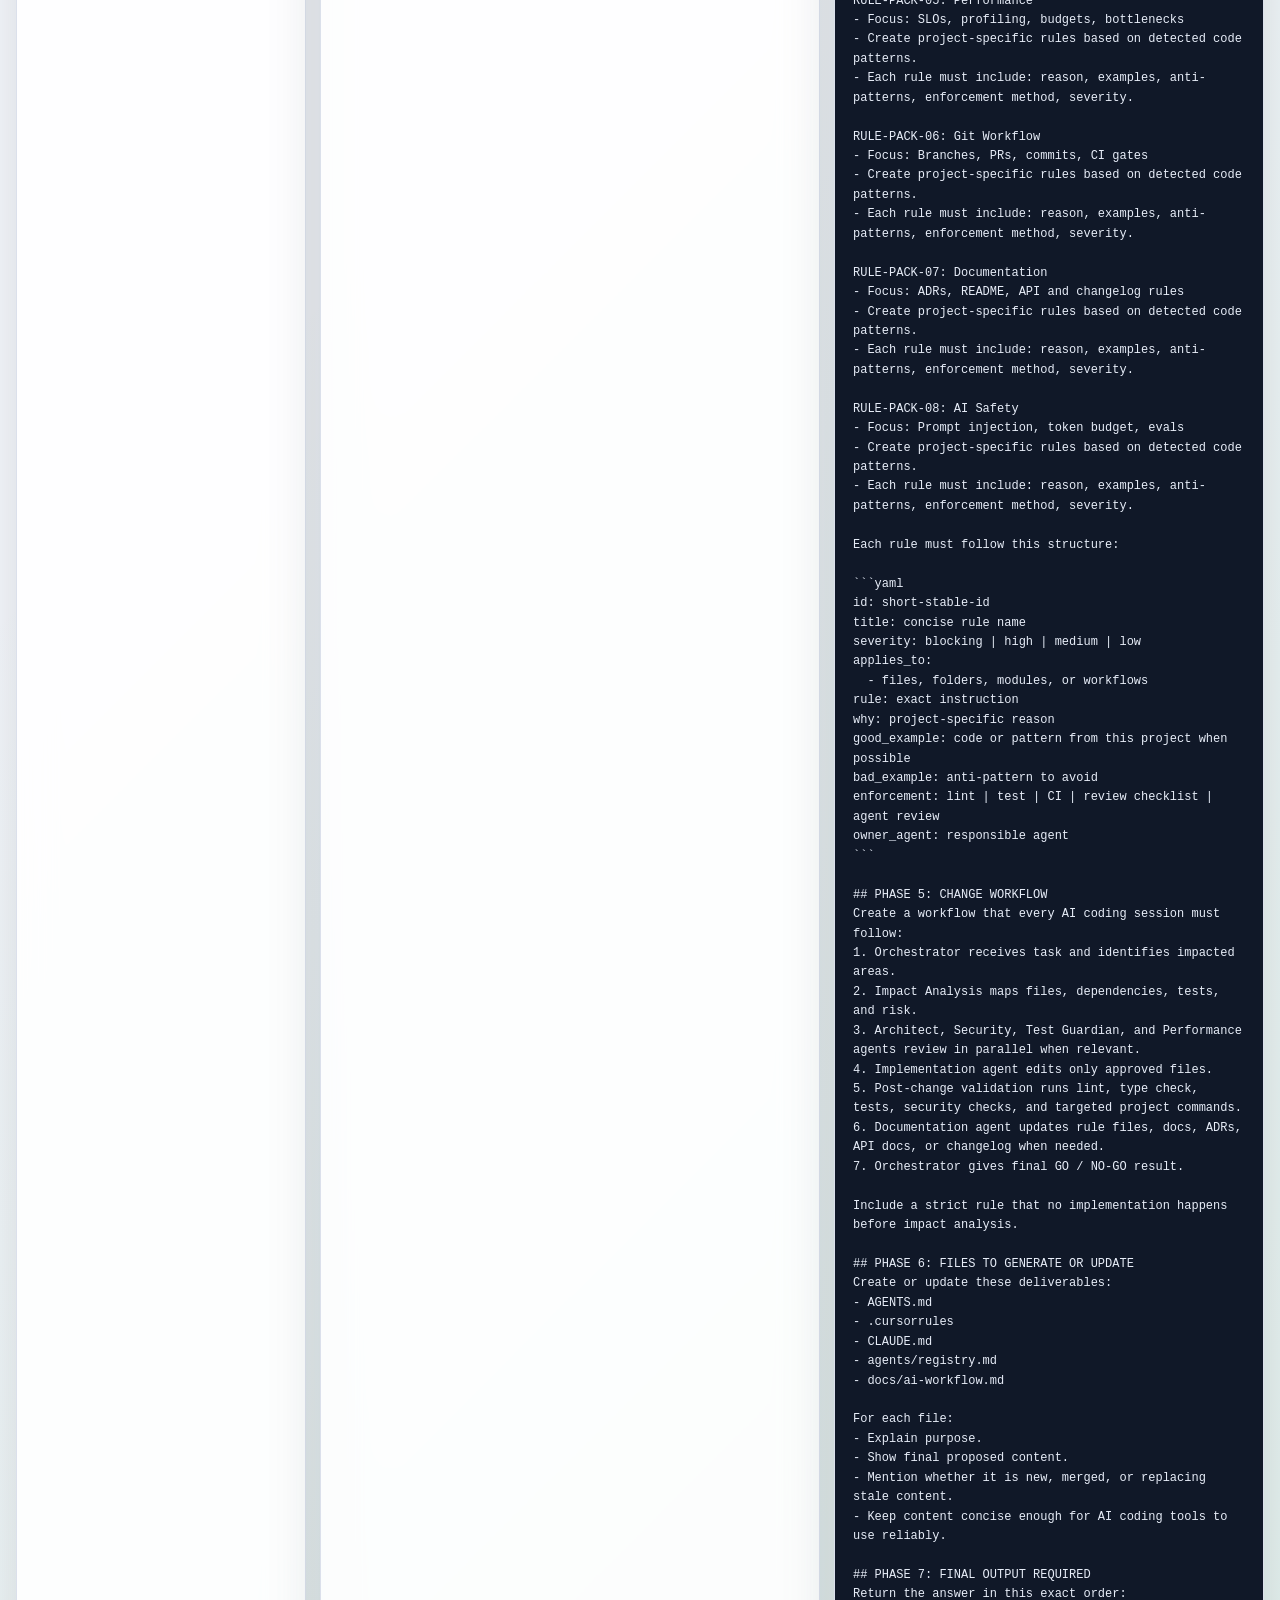
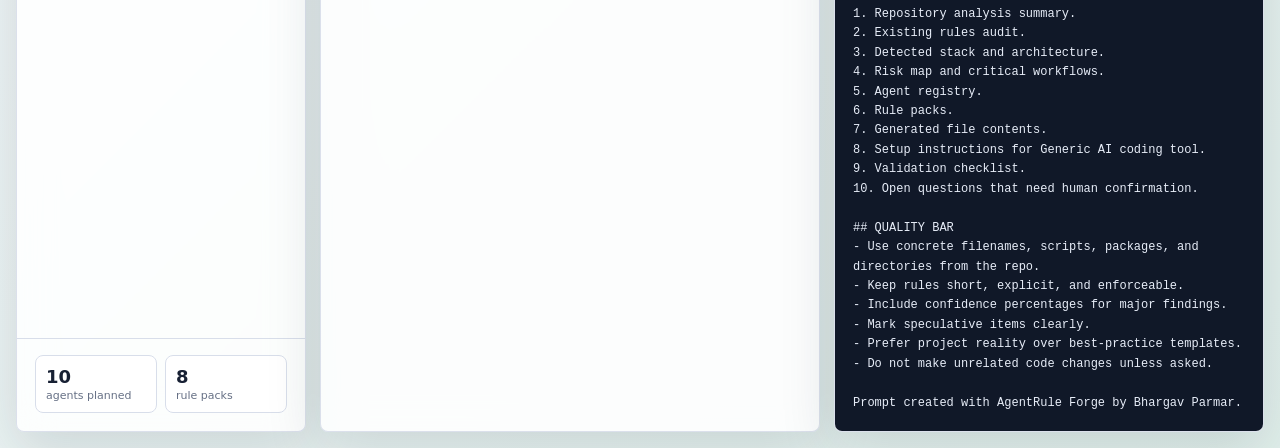
<file: agent-rule-forge/index.html>
<!doctype html>
<html lang="en">
<head>
  <meta charset="utf-8">
  <meta name="viewport" content="width=device-width, initial-scale=1">
  <title>AgentRule Forge - Existing Project Prompt Generator | Bhargav Parmar</title>
  <meta name="description" content="AgentRule Forge by Bhargav Parmar generates AI-ready prompts for existing project analysis, rule creation, multi-agent workflows, and AI coding tool setup.">
  <style>
    :root {
      --ink: #172033;
      --muted: #667085;
      --soft: #f6f7fb;
      --line: #d8deea;
      --panel: #ffffff;
      --blue: #2563eb;
      --cyan: #0891b2;
      --green: #16a34a;
      --amber: #d97706;
      --rose: #e11d48;
      --violet: #7c3aed;
      --slate: #475569;
      --shadow: 0 18px 55px rgba(23, 32, 51, 0.14);
      --radius: 8px;
      color-scheme: light;
      font-family: Inter, ui-sans-serif, system-ui, -apple-system, BlinkMacSystemFont, "Segoe UI", sans-serif;
    }

    * {
      box-sizing: border-box;
    }

    body {
      min-height: 100vh;
      margin: 0;
      color: var(--ink);
      background:
        linear-gradient(135deg, rgba(37, 99, 235, 0.12), transparent 32%),
        linear-gradient(225deg, rgba(225, 29, 72, 0.11), transparent 30%),
        linear-gradient(315deg, rgba(22, 163, 74, 0.09), transparent 34%),
        #f5f7fb;
    }

    button,
    input,
    select,
    textarea {
      font: inherit;
    }

    button {
      -webkit-tap-highlight-color: transparent;
    }

    .app-shell {
      width: min(1480px, calc(100vw - 32px));
      min-height: calc(100vh - 32px);
      margin: 16px auto;
      display: grid;
      grid-template-columns: 290px minmax(0, 1fr) 430px;
      gap: 14px;
    }

    .sidebar,
    .workspace,
    .preview {
      background: rgba(255, 255, 255, 0.86);
      border: 1px solid rgba(216, 222, 234, 0.92);
      border-radius: var(--radius);
      box-shadow: var(--shadow);
      backdrop-filter: blur(18px);
    }

    .sidebar {
      display: flex;
      flex-direction: column;
      overflow: hidden;
    }

    .brand {
      padding: 22px 20px 18px;
      border-bottom: 1px solid var(--line);
      background:
        linear-gradient(135deg, rgba(124, 58, 237, 0.12), transparent 52%),
        linear-gradient(315deg, rgba(8, 145, 178, 0.14), transparent 48%);
    }

    .brand-mark {
      width: 48px;
      height: 48px;
      display: grid;
      place-items: center;
      margin-bottom: 16px;
      color: white;
      border-radius: var(--radius);
      background: linear-gradient(135deg, #2563eb, #7c3aed 48%, #e11d48);
      box-shadow: 0 14px 28px rgba(37, 99, 235, 0.28);
    }

    .brand h1 {
      margin: 0;
      font-size: 25px;
      line-height: 1.05;
      letter-spacing: 0;
    }

    .brand p {
      margin: 10px 0 0;
      color: #596579;
      font-size: 13px;
      line-height: 1.55;
    }

    .creator-badge {
      display: inline-flex;
      align-items: center;
      gap: 7px;
      margin-top: 14px;
      padding: 7px 10px;
      border: 1px solid rgba(37, 99, 235, 0.18);
      border-radius: 999px;
      color: #1e3a8a;
      background: rgba(37, 99, 235, 0.08);
      font-size: 12px;
      font-weight: 800;
    }

    .step-list {
      padding: 16px 14px;
      display: grid;
      gap: 10px;
    }

    .step-button {
      width: 100%;
      border: 1px solid transparent;
      background: transparent;
      color: var(--muted);
      cursor: pointer;
      display: grid;
      grid-template-columns: 36px 1fr;
      gap: 10px;
      align-items: center;
      padding: 10px;
      text-align: left;
      border-radius: var(--radius);
    }

    .step-button[aria-current="step"],
    .step-button.done {
      background: #fff;
      border-color: var(--line);
      color: var(--ink);
      box-shadow: 0 8px 24px rgba(23, 32, 51, 0.08);
    }

    .step-icon {
      width: 36px;
      height: 36px;
      display: grid;
      place-items: center;
      border-radius: var(--radius);
      color: white;
    }

    .step-title {
      display: block;
      font-size: 13px;
      font-weight: 800;
    }

    .step-subtitle {
      display: block;
      margin-top: 2px;
      font-size: 11px;
      color: var(--muted);
    }

    .sidebar-footer {
      margin-top: auto;
      padding: 16px 18px 18px;
      border-top: 1px solid var(--line);
    }

    .mini-stat {
      display: grid;
      grid-template-columns: 1fr 1fr;
      gap: 8px;
    }

    .mini-stat div {
      padding: 10px;
      border: 1px solid var(--line);
      border-radius: var(--radius);
      background: #fff;
    }

    .mini-stat b {
      display: block;
      font-size: 18px;
    }

    .mini-stat span {
      display: block;
      margin-top: 2px;
      font-size: 11px;
      color: var(--muted);
    }

    .workspace {
      overflow: hidden;
      display: flex;
      flex-direction: column;
      min-width: 0;
    }

    .topbar {
      padding: 18px 20px;
      border-bottom: 1px solid var(--line);
      display: flex;
      justify-content: space-between;
      gap: 18px;
      align-items: center;
      background: rgba(255, 255, 255, 0.72);
    }

    .topbar h2 {
      margin: 0;
      font-size: 22px;
      letter-spacing: 0;
    }

    .topbar p {
      margin: 6px 0 0;
      color: var(--muted);
      font-size: 13px;
      line-height: 1.5;
      max-width: 760px;
    }

    .toolbar {
      display: flex;
      gap: 8px;
      flex-wrap: wrap;
      justify-content: flex-end;
    }

    .main-content {
      padding: 20px;
      overflow: auto;
    }

    .section {
      display: none;
    }

    .section.active {
      display: block;
    }

    .section-header {
      display: flex;
      align-items: flex-end;
      justify-content: space-between;
      gap: 18px;
      margin-bottom: 14px;
    }

    .section-header h3 {
      margin: 0;
      font-size: 17px;
    }

    .section-header p {
      margin: 5px 0 0;
      font-size: 13px;
      line-height: 1.5;
      color: var(--muted);
      max-width: 720px;
    }

    .grid {
      display: grid;
      gap: 12px;
    }

    .grid.platforms {
      grid-template-columns: repeat(4, minmax(0, 1fr));
    }

    .grid.three {
      grid-template-columns: repeat(3, minmax(0, 1fr));
    }

    .grid.two {
      grid-template-columns: repeat(2, minmax(0, 1fr));
    }

    .choice-card,
    .option-card {
      min-height: 118px;
      border: 1px solid var(--line);
      border-radius: var(--radius);
      background: #fff;
      cursor: pointer;
      padding: 14px;
      text-align: left;
      transition: transform 0.16s ease, border-color 0.16s ease, box-shadow 0.16s ease, background 0.16s ease;
      position: relative;
      overflow: hidden;
    }

    .choice-card:hover,
    .option-card:hover {
      transform: translateY(-2px);
      box-shadow: 0 14px 34px rgba(23, 32, 51, 0.12);
    }

    .choice-card.selected,
    .option-card.selected {
      border-color: var(--accent);
      background: linear-gradient(180deg, var(--soft-accent), #fff 68%);
      box-shadow: 0 16px 40px var(--shadow-accent);
    }

    .choice-card.selected::after,
    .option-card.selected::after {
      content: "";
      position: absolute;
      inset: auto 12px 12px auto;
      width: 9px;
      height: 9px;
      border-radius: 999px;
      background: var(--accent);
      box-shadow: 0 0 0 5px var(--soft-accent);
    }

    .card-icon {
      width: 42px;
      height: 42px;
      display: grid;
      place-items: center;
      color: white;
      border-radius: var(--radius);
      background: var(--accent);
      margin-bottom: 12px;
    }

    .choice-card h4,
    .option-card h4 {
      margin: 0;
      font-size: 14px;
      letter-spacing: 0;
    }

    .choice-card p,
    .option-card p {
      margin: 6px 0 0;
      color: var(--muted);
      font-size: 12px;
      line-height: 1.45;
    }

    .flow-row {
      display: flex;
      align-items: center;
      gap: 8px;
      flex-wrap: wrap;
      margin-bottom: 16px;
    }

    .chip,
    .tag,
    .pill-button {
      border-radius: 999px;
      display: inline-flex;
      align-items: center;
      gap: 6px;
      border: 1px solid var(--line);
      background: #fff;
      color: var(--muted);
      min-height: 31px;
      padding: 6px 11px;
      font-size: 12px;
      line-height: 1;
      white-space: nowrap;
    }

    .chip.strong,
    .pill-button.selected {
      border-color: var(--accent);
      background: var(--soft-accent);
      color: var(--accent-dark);
      font-weight: 800;
    }

    .pill-button {
      cursor: pointer;
    }

    .form-grid {
      display: grid;
      grid-template-columns: repeat(2, minmax(0, 1fr));
      gap: 14px;
    }

    .field.full {
      grid-column: 1 / -1;
    }

    label {
      display: block;
      margin-bottom: 7px;
      color: #344054;
      font-size: 12px;
      font-weight: 800;
    }

    input,
    select,
    textarea {
      width: 100%;
      border: 1px solid var(--line);
      border-radius: var(--radius);
      background: #fff;
      color: var(--ink);
      padding: 11px 12px;
      outline: none;
      transition: border-color 0.16s ease, box-shadow 0.16s ease;
    }

    textarea {
      min-height: 100px;
      resize: vertical;
      line-height: 1.55;
    }

    input:focus,
    select:focus,
    textarea:focus {
      border-color: var(--blue);
      box-shadow: 0 0 0 4px rgba(37, 99, 235, 0.12);
    }

    .panel-strip {
      margin-top: 18px;
      padding: 14px;
      border: 1px solid var(--line);
      border-radius: var(--radius);
      background:
        linear-gradient(135deg, rgba(37, 99, 235, 0.08), transparent 42%),
        linear-gradient(315deg, rgba(22, 163, 74, 0.08), transparent 42%),
        #fff;
    }

    .panel-strip h4 {
      margin: 0 0 10px;
      font-size: 13px;
    }

    .pill-wrap {
      display: flex;
      flex-wrap: wrap;
      gap: 8px;
    }

    .footer-actions {
      display: flex;
      justify-content: space-between;
      gap: 10px;
      margin-top: 22px;
    }

    .btn {
      min-height: 38px;
      border: 1px solid var(--line);
      border-radius: var(--radius);
      background: #fff;
      color: var(--ink);
      cursor: pointer;
      display: inline-flex;
      align-items: center;
      justify-content: center;
      gap: 8px;
      padding: 9px 14px;
      font-weight: 800;
      font-size: 13px;
      transition: transform 0.15s ease, box-shadow 0.15s ease, background 0.15s ease;
    }

    .btn:hover {
      transform: translateY(-1px);
      box-shadow: 0 10px 22px rgba(23, 32, 51, 0.12);
    }

    .btn.primary {
      color: #fff;
      border-color: transparent;
      background: linear-gradient(135deg, #2563eb, #7c3aed);
    }

    .btn.success {
      color: #fff;
      border-color: transparent;
      background: linear-gradient(135deg, #16a34a, #0891b2);
    }

    .btn.danger {
      color: #fff;
      border-color: transparent;
      background: linear-gradient(135deg, #e11d48, #d97706);
    }

    .btn:disabled {
      transform: none;
      cursor: not-allowed;
      opacity: 0.44;
      box-shadow: none;
    }

    .preview {
      display: flex;
      flex-direction: column;
      min-width: 0;
      overflow: hidden;
    }

    .preview-head {
      padding: 18px;
      border-bottom: 1px solid var(--line);
      background: #fff;
    }

    .preview-head h3 {
      margin: 0;
      font-size: 18px;
    }

    .preview-head p {
      margin: 6px 0 0;
      color: var(--muted);
      font-size: 12px;
      line-height: 1.5;
    }

    .preview-stats {
      display: grid;
      grid-template-columns: repeat(3, 1fr);
      gap: 8px;
      margin-top: 14px;
    }

    .preview-stats div {
      border: 1px solid var(--line);
      border-radius: var(--radius);
      padding: 9px;
      background: var(--soft);
    }

    .preview-stats b {
      display: block;
      font-size: 16px;
    }

    .preview-stats span {
      display: block;
      margin-top: 2px;
      color: var(--muted);
      font-size: 10px;
    }

    .preview-actions {
      display: grid;
      grid-template-columns: 1fr 1fr;
      gap: 8px;
      padding: 12px 18px;
      border-bottom: 1px solid var(--line);
      background: rgba(246, 247, 251, 0.68);
    }

    .prompt-box {
      flex: 1;
      overflow: auto;
      background: #101828;
      color: #e7edf8;
      min-height: 360px;
    }

    pre {
      margin: 0;
      padding: 18px;
      white-space: pre-wrap;
      word-break: break-word;
      font-family: "SFMono-Regular", Consolas, "Liberation Mono", monospace;
      font-size: 12px;
      line-height: 1.62;
    }

    .toast {
      position: fixed;
      left: 50%;
      bottom: 22px;
      transform: translateX(-50%) translateY(20px);
      opacity: 0;
      pointer-events: none;
      padding: 11px 16px;
      border-radius: var(--radius);
      color: #fff;
      background: #172033;
      box-shadow: var(--shadow);
      font-size: 13px;
      font-weight: 800;
      transition: opacity 0.18s ease, transform 0.18s ease;
      z-index: 20;
    }

    .toast.show {
      opacity: 1;
      transform: translateX(-50%) translateY(0);
    }

    .icon {
      width: 18px;
      height: 18px;
      stroke: currentColor;
      fill: none;
      stroke-width: 2;
      stroke-linecap: round;
      stroke-linejoin: round;
      flex: 0 0 auto;
    }

    .small-icon .icon {
      width: 15px;
      height: 15px;
    }

    @media (max-width: 1220px) {
      .app-shell {
        grid-template-columns: 240px minmax(0, 1fr);
      }

      .preview {
        grid-column: 1 / -1;
        min-height: 540px;
      }
    }

    @media (max-width: 860px) {
      .app-shell {
        width: min(100vw - 18px, 760px);
        grid-template-columns: 1fr;
      }

      .sidebar {
        display: block;
      }

      .step-list {
        grid-template-columns: repeat(2, minmax(0, 1fr));
      }

      .sidebar-footer {
        display: none;
      }

      .topbar,
      .section-header,
      .footer-actions {
        align-items: stretch;
        flex-direction: column;
      }

      .toolbar {
        justify-content: stretch;
      }

      .toolbar .btn,
      .footer-actions .btn {
        width: 100%;
      }

      .grid.platforms,
      .grid.three,
      .grid.two,
      .form-grid {
        grid-template-columns: 1fr;
      }
    }
  </style>
</head>
<body>
  <main class="app-shell">
    <aside class="sidebar" aria-label="Generator steps">
      <div class="brand">
        <div class="brand-mark" data-icon="sparkles"></div>
        <h1>AgentRule Forge</h1>
        <p>Colorful prompt generator for creating project-specific rules, agent systems, review workflows, and AI tool instructions.</p>
        <div class="creator-badge"><span data-icon="sparkles"></span>Created by Bhargav Parmar</div>
      </div>

      <nav class="step-list" id="stepList"></nav>

      <div class="sidebar-footer">
        <div class="mini-stat">
          <div><b id="agentCount">10</b><span>agents planned</span></div>
          <div><b id="ruleCount">7</b><span>rule packs</span></div>
        </div>
      </div>
    </aside>

    <section class="workspace">
      <div class="topbar">
        <div>
          <h2 id="screenTitle">Build a master prompt for an existing project</h2>
          <p id="screenSubtitle">Select the project stack, rule packs, agents, and output files. The generated prompt tells an AI coding tool exactly how to analyze the codebase and create the right rules and agents.</p>
        </div>
        <div class="toolbar">
          <button class="btn" id="resetBtn" type="button"><span data-icon="rotate"></span>Reset</button>
          <button class="btn success" id="generateTopBtn" type="button"><span data-icon="zap"></span>Generate</button>
        </div>
      </div>

      <div class="main-content">
        <section class="section active" data-section="0">
          <div class="section-header">
            <div>
              <h3>1. Select platform</h3>
              <p>Choose what kind of project the AI should inspect before it creates rules and agent instructions.</p>
            </div>
          </div>
          <div class="grid platforms" id="platformGrid"></div>
          <div class="footer-actions">
            <span></span>
            <button class="btn primary" id="toTechBtn" type="button">Technology <span data-icon="arrowRight"></span></button>
          </div>
        </section>

        <section class="section" data-section="1">
          <div class="section-header">
            <div>
              <h3>2. Choose technology</h3>
              <p>Pick the framework or stack so the generated rules are specific, not generic boilerplate.</p>
            </div>
          </div>
          <div class="flow-row" id="selectionFlow"></div>
          <div class="grid three" id="techGrid"></div>
          <div class="panel-strip" id="subTechPanel" hidden>
            <h4 id="subTechTitle">Secondary choice</h4>
            <div class="grid three" id="subTechGrid"></div>
          </div>
          <div class="footer-actions">
            <button class="btn" id="backToPlatformBtn" type="button"><span data-icon="arrowLeft"></span>Platform</button>
            <button class="btn primary" id="toProjectBtn" type="button">Project context <span data-icon="arrowRight"></span></button>
          </div>
        </section>

        <section class="section" data-section="2">
          <div class="section-header">
            <div>
              <h3>3. Existing project context</h3>
              <p>Optional details make the output stronger. This is designed for reviewing and improving an already-existing codebase.</p>
            </div>
          </div>
          <div class="form-grid">
            <div class="field">
              <label for="projectName">Project name</label>
              <input id="projectName" placeholder="Example: Client CRM, MedTrack, SaaS Admin">
            </div>
            <div class="field">
              <label for="projectPath">Project path or repository</label>
              <input id="projectPath" placeholder="/path/to/existing-project or GitHub repo name">
            </div>
            <div class="field">
              <label for="appType">Application type</label>
              <select id="appType"></select>
            </div>
            <div class="field">
              <label for="teamSize">Team size</label>
              <select id="teamSize"></select>
            </div>
            <div class="field">
              <label for="architecture">Current architecture</label>
              <select id="architecture"></select>
            </div>
            <div class="field">
              <label for="analysisDepth">Analysis depth</label>
              <select id="analysisDepth"></select>
            </div>
            <div class="field full">
              <label for="projectDesc">What should the AI understand about this project?</label>
              <textarea id="projectDesc" placeholder="Describe business purpose, users, important modules, quality concerns, release pressure, or known problems."></textarea>
            </div>
            <div class="field full">
              <label for="knownIssues">Known issues or priorities</label>
              <textarea id="knownIssues" placeholder="Example: inconsistent auth rules, missing tests, slow dashboard, unclear folder structure, AI agents needed for code review."></textarea>
            </div>
          </div>

          <div class="panel-strip">
            <h4>Databases</h4>
            <div class="pill-wrap" id="databasePills"></div>
          </div>

          <div class="panel-strip">
            <h4>Authentication</h4>
            <div class="pill-wrap" id="authPills"></div>
          </div>

          <div class="footer-actions">
            <button class="btn" id="backToTechBtn" type="button"><span data-icon="arrowLeft"></span>Technology</button>
            <button class="btn primary" id="toRulesBtn" type="button">Agents and rules <span data-icon="arrowRight"></span></button>
          </div>
        </section>

        <section class="section" data-section="3">
          <div class="section-header">
            <div>
              <h3>4. Agents, rules, and output files</h3>
              <p>Select what the prompt should ask the AI coding tool to create inside the existing project.</p>
            </div>
          </div>

          <div class="panel-strip">
            <h4>AI tool target</h4>
            <div class="pill-wrap" id="targetPills"></div>
          </div>

          <div class="panel-strip">
            <h4>Agent team</h4>
            <div class="grid three" id="agentGrid"></div>
          </div>

          <div class="panel-strip">
            <h4>Rule packs</h4>
            <div class="grid three" id="ruleGrid"></div>
          </div>

          <div class="panel-strip">
            <h4>Files to generate or update</h4>
            <div class="pill-wrap" id="deliverablePills"></div>
          </div>

          <div class="footer-actions">
            <button class="btn" id="backToProjectBtn" type="button"><span data-icon="arrowLeft"></span>Context</button>
            <button class="btn success" id="generateBtn" type="button"><span data-icon="sparkles"></span>Create master prompt</button>
          </div>
        </section>
      </div>
    </section>

    <aside class="preview" aria-label="Generated prompt preview">
      <div class="preview-head">
        <h3>Live master prompt</h3>
        <p>Copy this into Codex, Cursor, Windsurf, Claude Code, Cline, or another AI coding tool at the root of the existing project. Created by Bhargav Parmar.</p>
        <div class="preview-stats">
          <div><b id="statChars">0</b><span>characters</span></div>
          <div><b id="statAgents">0</b><span>agents</span></div>
          <div><b id="statRules">0</b><span>rule packs</span></div>
        </div>
      </div>
      <div class="preview-actions">
        <button class="btn primary" id="copyBtn" type="button"><span data-icon="copy"></span>Copy prompt</button>
        <button class="btn" id="downloadBtn" type="button"><span data-icon="download"></span>Download .md</button>
      </div>
      <div class="prompt-box">
        <pre id="promptPreview"></pre>
      </div>
    </aside>
  </main>

  <div class="toast" id="toast" role="status" aria-live="polite">Copied</div>

  <script>
    const COLORS = {
      purple: { accent: "#7c3aed", dark: "#4c1d95", soft: "#f2eafe", shadow: "rgba(124, 58, 237, 0.18)" },
      blue: { accent: "#2563eb", dark: "#1e3a8a", soft: "#eaf1ff", shadow: "rgba(37, 99, 235, 0.18)" },
      cyan: { accent: "#0891b2", dark: "#164e63", soft: "#e6f8fb", shadow: "rgba(8, 145, 178, 0.18)" },
      green: { accent: "#16a34a", dark: "#14532d", soft: "#e9f9ee", shadow: "rgba(22, 163, 74, 0.18)" },
      amber: { accent: "#d97706", dark: "#78350f", soft: "#fff3df", shadow: "rgba(217, 119, 6, 0.18)" },
      rose: { accent: "#e11d48", dark: "#881337", soft: "#fff0f4", shadow: "rgba(225, 29, 72, 0.18)" },
      slate: { accent: "#475569", dark: "#1f2937", soft: "#eef2f7", shadow: "rgba(71, 85, 105, 0.16)" }
    };

    const ICONS = {
      sparkles: '<svg class="icon" viewBox="0 0 24 24"><path d="M12 3l1.7 5.2L19 10l-5.3 1.8L12 17l-1.7-5.2L5 10l5.3-1.8L12 3z"/><path d="M5 16l.8 2.2L8 19l-2.2.8L5 22l-.8-2.2L2 19l2.2-.8L5 16z"/><path d="M19 2l.8 2.2L22 5l-2.2.8L19 8l-.8-2.2L16 5l2.2-.8L19 2z"/></svg>',
      robot: '<svg class="icon" viewBox="0 0 24 24"><rect x="4" y="8" width="16" height="12" rx="3"/><path d="M12 8V4"/><path d="M8 13h.01"/><path d="M16 13h.01"/><path d="M9 17h6"/></svg>',
      code: '<svg class="icon" viewBox="0 0 24 24"><path d="M16 18l6-6-6-6"/><path d="M8 6l-6 6 6 6"/><path d="M14 4l-4 16"/></svg>',
      layout: '<svg class="icon" viewBox="0 0 24 24"><rect x="3" y="3" width="18" height="18" rx="2"/><path d="M3 9h18"/><path d="M9 21V9"/></svg>',
      server: '<svg class="icon" viewBox="0 0 24 24"><rect x="3" y="4" width="18" height="6" rx="2"/><rect x="3" y="14" width="18" height="6" rx="2"/><path d="M7 7h.01"/><path d="M7 17h.01"/></svg>',
      stack: '<svg class="icon" viewBox="0 0 24 24"><path d="M12 2l9 5-9 5-9-5 9-5z"/><path d="M3 12l9 5 9-5"/><path d="M3 17l9 5 9-5"/></svg>',
      cloud: '<svg class="icon" viewBox="0 0 24 24"><path d="M17.5 19H8a5 5 0 1 1 1-9.9A7 7 0 0 1 22 12.5 4.5 4.5 0 0 1 17.5 19z"/></svg>',
      brain: '<svg class="icon" viewBox="0 0 24 24"><path d="M8 6a3 3 0 0 1 5-2.2A3 3 0 0 1 18 6v1a4 4 0 0 1 0 8v1a3 3 0 0 1-5 2.2A3 3 0 0 1 8 18v-1a4 4 0 0 1 0-8V6z"/><path d="M12 4v16"/><path d="M8 10h4"/><path d="M12 14h4"/></svg>',
      monitor: '<svg class="icon" viewBox="0 0 24 24"><rect x="3" y="4" width="18" height="12" rx="2"/><path d="M8 20h8"/><path d="M12 16v4"/></svg>',
      plug: '<svg class="icon" viewBox="0 0 24 24"><path d="M9 7V2"/><path d="M15 7V2"/><path d="M7 7h10v4a5 5 0 0 1-10 0V7z"/><path d="M12 16v6"/></svg>',
      shield: '<svg class="icon" viewBox="0 0 24 24"><path d="M12 2l8 4v6c0 5-3.4 8.7-8 10-4.6-1.3-8-5-8-10V6l8-4z"/><path d="M9 12l2 2 4-5"/></svg>',
      test: '<svg class="icon" viewBox="0 0 24 24"><path d="M9 2v6l-5 9a3 3 0 0 0 2.6 4.5h10.8A3 3 0 0 0 20 17L15 8V2"/><path d="M8 2h8"/><path d="M7 15h10"/></svg>',
      gauge: '<svg class="icon" viewBox="0 0 24 24"><path d="M4 14a8 8 0 1 1 16 0"/><path d="M12 14l4-4"/><path d="M12 14h.01"/></svg>',
      docs: '<svg class="icon" viewBox="0 0 24 24"><path d="M14 2H6a2 2 0 0 0-2 2v16a2 2 0 0 0 2 2h12a2 2 0 0 0 2-2V8z"/><path d="M14 2v6h6"/><path d="M8 13h8"/><path d="M8 17h6"/></svg>',
      git: '<svg class="icon" viewBox="0 0 24 24"><circle cx="6" cy="6" r="3"/><circle cx="18" cy="18" r="3"/><circle cx="6" cy="18" r="3"/><path d="M6 9v6"/><path d="M9 6c4 0 6 2 6 6v3"/></svg>',
      eye: '<svg class="icon" viewBox="0 0 24 24"><path d="M2 12s4-7 10-7 10 7 10 7-4 7-10 7S2 12 2 12z"/><circle cx="12" cy="12" r="3"/></svg>',
      copy: '<svg class="icon" viewBox="0 0 24 24"><rect x="9" y="9" width="13" height="13" rx="2"/><rect x="2" y="2" width="13" height="13" rx="2"/></svg>',
      download: '<svg class="icon" viewBox="0 0 24 24"><path d="M12 3v12"/><path d="M7 10l5 5 5-5"/><path d="M5 21h14"/></svg>',
      rotate: '<svg class="icon" viewBox="0 0 24 24"><path d="M21 12a9 9 0 1 1-3-6.7"/><path d="M21 3v6h-6"/></svg>',
      zap: '<svg class="icon" viewBox="0 0 24 24"><path d="M13 2L3 14h8l-1 8 10-12h-8l1-8z"/></svg>',
      arrowRight: '<svg class="icon" viewBox="0 0 24 24"><path d="M5 12h14"/><path d="M13 6l6 6-6 6"/></svg>',
      arrowLeft: '<svg class="icon" viewBox="0 0 24 24"><path d="M19 12H5"/><path d="M11 6l-6 6 6 6"/></svg>',
      check: '<svg class="icon" viewBox="0 0 24 24"><path d="M20 6L9 17l-5-5"/></svg>'
    };

    const PLATFORMS = [
      { id: "mobile", label: "Mobile", icon: "monitor", desc: "iOS, Android, Flutter, React Native", color: "purple" },
      { id: "frontend", label: "Frontend", icon: "layout", desc: "React, Vue, Angular, Svelte, SSR apps", color: "cyan" },
      { id: "backend", label: "Backend", icon: "server", desc: "APIs, services, queues, server logic", color: "rose" },
      { id: "fullstack", label: "Full Stack", icon: "stack", desc: "End-to-end web applications", color: "blue" },
      { id: "devops", label: "DevOps / Infra", icon: "cloud", desc: "CI/CD, cloud, Docker, Kubernetes", color: "amber" },
      { id: "ai_ml", label: "AI / ML", icon: "brain", desc: "LLM apps, RAG, ML, data pipelines", color: "violet" },
      { id: "desktop", label: "Desktop", icon: "monitor", desc: "Electron, Tauri, native desktop apps", color: "green" },
      { id: "integration", label: "API Integration", icon: "plug", desc: "REST, GraphQL, webhooks, microservices", color: "slate" }
    ];

    const TECH = {
      mobile: {
        label: "Mobile approach",
        options: [
          { id: "native", label: "Native", desc: "Android, iOS, or both native codebases", icon: "monitor" },
          { id: "cross_platform", label: "Cross-platform", desc: "One codebase across mobile platforms", icon: "stack" }
        ],
        next: {
          native: {
            label: "Target platform",
            options: [
              { id: "android", label: "Android", desc: "Kotlin, Java, Jetpack, Gradle", icon: "code" },
              { id: "ios", label: "iOS", desc: "Swift, SwiftUI, UIKit, Xcode", icon: "code" },
              { id: "android_ios", label: "Android + iOS", desc: "Separate native mobile apps", icon: "monitor" }
            ]
          },
          cross_platform: {
            label: "Framework",
            options: [
              { id: "flutter", label: "Flutter", desc: "Dart, widgets, state management", icon: "code" },
              { id: "react_native", label: "React Native", desc: "Metro, navigation, native bridge", icon: "code" },
              { id: "kotlin_multiplatform", label: "KMP", desc: "Shared Kotlin business logic", icon: "code" },
              { id: "ionic", label: "Ionic", desc: "Hybrid mobile app stack", icon: "layout" }
            ]
          }
        }
      },
      frontend: {
        label: "Frontend framework",
        options: [
          { id: "react", label: "React", desc: "Component UI, hooks, SPA apps", icon: "layout" },
          { id: "nextjs", label: "Next.js", desc: "App router, SSR, server actions", icon: "layout" },
          { id: "vue", label: "Vue", desc: "Vue, Pinia, Vite projects", icon: "layout" },
          { id: "angular", label: "Angular", desc: "Signals, services, RxJS apps", icon: "layout" },
          { id: "svelte", label: "Svelte / Kit", desc: "SvelteKit applications", icon: "layout" },
          { id: "vanilla", label: "Vanilla JS / TS", desc: "No framework or custom framework", icon: "code" }
        ]
      },
      backend: {
        label: "Backend stack",
        options: [
          { id: "node", label: "Node.js", desc: "Express, NestJS, Fastify, APIs", icon: "server" },
          { id: "python", label: "Python", desc: "Django, Flask, FastAPI", icon: "server" },
          { id: "go", label: "Go", desc: "Services, CLIs, HTTP APIs", icon: "server" },
          { id: "java", label: "Java / Spring", desc: "Spring Boot enterprise systems", icon: "server" },
          { id: "dotnet", label: ".NET / C#", desc: "ASP.NET, worker services", icon: "server" },
          { id: "rust", label: "Rust", desc: "Axum, Actix, systems services", icon: "server" }
        ]
      },
      fullstack: {
        label: "Full-stack framework",
        options: [
          { id: "next_full", label: "Next.js Full Stack", desc: "React plus server-side capabilities", icon: "stack" },
          { id: "mern", label: "MERN", desc: "MongoDB, Express, React, Node", icon: "stack" },
          { id: "t3", label: "T3 Stack", desc: "TypeScript, tRPC, Prisma", icon: "stack" },
          { id: "django_react", label: "Django + React", desc: "Python backend plus web UI", icon: "stack" },
          { id: "laravel_vue", label: "Laravel + Vue", desc: "PHP backend plus Vue UI", icon: "stack" },
          { id: "rails", label: "Rails", desc: "Rails, Hotwire, React, or API mode", icon: "stack" }
        ]
      },
      devops: {
        label: "Infrastructure focus",
        options: [
          { id: "docker_k8s", label: "Docker / Kubernetes", desc: "Containers and orchestration", icon: "cloud" },
          { id: "aws", label: "AWS", desc: "AWS infrastructure and delivery", icon: "cloud" },
          { id: "gcp", label: "GCP", desc: "Google Cloud Platform", icon: "cloud" },
          { id: "azure", label: "Azure", desc: "Azure apps and pipelines", icon: "cloud" },
          { id: "terraform", label: "Terraform / IaC", desc: "Infrastructure as code", icon: "code" },
          { id: "cicd", label: "CI/CD", desc: "Build, test, deploy workflows", icon: "git" }
        ]
      },
      ai_ml: {
        label: "AI / ML domain",
        options: [
          { id: "llm_app", label: "LLM Application", desc: "AI features, tools, agents, assistants", icon: "brain" },
          { id: "rag", label: "RAG System", desc: "Retrieval, vector DB, chunking", icon: "brain" },
          { id: "ml_model", label: "ML Model", desc: "Training, eval, inference", icon: "brain" },
          { id: "data_pipeline", label: "Data Pipeline", desc: "ETL, analytics, batch jobs", icon: "git" },
          { id: "computer_vision", label: "Computer Vision", desc: "Image and video workflows", icon: "eye" },
          { id: "mlops", label: "MLOps", desc: "Model deployment and monitoring", icon: "cloud" }
        ]
      },
      desktop: {
        label: "Desktop framework",
        options: [
          { id: "electron", label: "Electron", desc: "Desktop apps with web stack", icon: "monitor" },
          { id: "tauri", label: "Tauri", desc: "Rust-powered desktop apps", icon: "monitor" },
          { id: "native_mac", label: "Native macOS", desc: "Swift, AppKit, SwiftUI", icon: "monitor" },
          { id: "dotnet_desktop", label: ".NET Desktop", desc: "WPF, WinUI, MAUI", icon: "monitor" },
          { id: "qt", label: "Qt / C++", desc: "Cross-platform native desktop", icon: "monitor" }
        ]
      },
      integration: {
        label: "Integration style",
        options: [
          { id: "rest", label: "REST API", desc: "HTTP resources and contracts", icon: "plug" },
          { id: "graphql", label: "GraphQL", desc: "Schema, resolvers, clients", icon: "plug" },
          { id: "grpc", label: "gRPC", desc: "Protobuf and service contracts", icon: "plug" },
          { id: "webhook", label: "Webhooks", desc: "Inbound and outbound events", icon: "plug" },
          { id: "microservices", label: "Microservices", desc: "Service boundaries and messages", icon: "stack" },
          { id: "event_driven", label: "Event-driven", desc: "Queues, streams, async flows", icon: "git" }
        ]
      }
    };

    const APP_TYPES = ["Not specified", "E-Commerce / Marketplace", "SaaS Platform", "Social / Community", "Enterprise / B2B Tool", "Healthcare / MedTech", "FinTech / Banking", "EdTech / Learning", "Productivity / Utility", "Content / Media", "Real Estate", "Logistics", "Gaming", "IoT / Hardware", "Internal Tool / Dashboard", "Other"];
    const TEAM_SIZES = ["Not specified", "Solo Developer", "2-5 Small Team", "6-15 Mid Team", "16-50 Large Team", "50+ Enterprise"];
    const ARCHITECTURES = ["Auto-detect from codebase", "Monolith", "Microservices", "Serverless / FaaS", "Monorepo", "Event-Driven", "Clean Architecture", "Domain-Driven Design", "Layered Architecture", "Feature-Sliced", "Not sure yet"];
    const ANALYSIS_DEPTH = ["Enterprise deep analysis", "Fast project audit", "Security-focused review", "Architecture-focused review", "Testing and quality review", "AI-agent setup only"];
    const DATABASES = ["PostgreSQL", "MySQL", "MongoDB", "SQLite", "Redis", "Supabase", "Firebase", "DynamoDB", "Elasticsearch", "PlanetScale", "Prisma", "None / TBD"];
    const AUTH = ["JWT", "OAuth2 / Social", "Session-based", "Clerk", "Auth0", "Firebase Auth", "Supabase Auth", "API Keys", "SSO / SAML", "No Auth"];
    const TARGETS = ["Generic AI coding tool", "Codex", "Cursor", "Windsurf", "Claude Code", "Cline", "Antigravity"];
    const DELIVERABLES = ["AGENTS.md", ".cursorrules", ".windsurfrules", "CLAUDE.md", ".clinerules", "rules/architecture.md", "rules/security.md", "agents/registry.md", "docs/ai-workflow.md"];

    const AGENTS = [
      { id: "orchestrator", label: "Orchestrator", desc: "Coordinates agents and GO / NO-GO gates", icon: "robot", color: "purple" },
      { id: "architect", label: "Architect", desc: "Owns structure, boundaries, and ADRs", icon: "stack", color: "blue" },
      { id: "quality", label: "Code Quality", desc: "Naming, type safety, lint, maintainability", icon: "code", color: "cyan" },
      { id: "security", label: "Security", desc: "Threat model, secrets, auth, OWASP checks", icon: "shield", color: "rose" },
      { id: "tests", label: "Test Guardian", desc: "Coverage, regression tests, critical paths", icon: "test", color: "green" },
      { id: "performance", label: "Performance", desc: "SLOs, bundles, queries, latency, memory", icon: "gauge", color: "amber" },
      { id: "impact", label: "Impact Analysis", desc: "Blast radius before every code change", icon: "git", color: "slate" },
      { id: "implementation", label: "Implementation", desc: "Scoped coding agent with rollback plans", icon: "zap", color: "violet" },
      { id: "documentation", label: "Documentation", desc: "README, ADR, API, and workflow updates", icon: "docs", color: "blue" },
      { id: "refactor", label: "Refactoring", desc: "Behavior-preserving improvements only", icon: "rotate", color: "green" }
    ];

    const RULES = [
      { id: "architecture", label: "Architecture", desc: "Boundaries, imports, folders, patterns", icon: "stack", color: "blue" },
      { id: "code_quality", label: "Code Quality", desc: "Naming, complexity, typing, style", icon: "code", color: "cyan" },
      { id: "testing", label: "Testing", desc: "Coverage, mocks, E2E, regression gates", icon: "test", color: "green" },
      { id: "security", label: "Security", desc: "Secrets, auth, input validation, CVEs", icon: "shield", color: "rose" },
      { id: "performance", label: "Performance", desc: "SLOs, profiling, budgets, bottlenecks", icon: "gauge", color: "amber" },
      { id: "workflow", label: "Git Workflow", desc: "Branches, PRs, commits, CI gates", icon: "git", color: "slate" },
      { id: "documentation", label: "Documentation", desc: "ADRs, README, API and changelog rules", icon: "docs", color: "purple" },
      { id: "ai_safety", label: "AI Safety", desc: "Prompt injection, token budget, evals", icon: "brain", color: "violet" }
    ];

    const STEPS = [
      { title: "Platform", subtitle: "project type", icon: "stack", color: "purple" },
      { title: "Technology", subtitle: "framework", icon: "code", color: "cyan" },
      { title: "Context", subtitle: "existing project", icon: "docs", color: "amber" },
      { title: "Agents & Rules", subtitle: "outputs", icon: "robot", color: "rose" }
    ];

    const state = {
      step: 0,
      platform: "fullstack",
      tech: "next_full",
      subTech: "",
      projectName: "",
      projectPath: "",
      appType: "Not specified",
      teamSize: "Not specified",
      architecture: "Auto-detect from codebase",
      analysisDepth: "Enterprise deep analysis",
      projectDesc: "",
      knownIssues: "",
      databases: ["PostgreSQL", "Redis"],
      auth: ["JWT"],
      target: "Generic AI coding tool",
      agents: AGENTS.map((a) => a.id),
      rules: RULES.map((r) => r.id),
      deliverables: ["AGENTS.md", ".cursorrules", "CLAUDE.md", "agents/registry.md", "docs/ai-workflow.md"]
    };

    function icon(name) {
      return ICONS[name] || ICONS.sparkles;
    }

    function colorVars(color) {
      const c = COLORS[color] || COLORS.blue;
      return `--accent:${c.accent};--accent-dark:${c.dark};--soft-accent:${c.soft};--shadow-accent:${c.shadow};`;
    }

    function setIconMarkup(root = document) {
      root.querySelectorAll("[data-icon]").forEach((node) => {
        node.innerHTML = icon(node.dataset.icon);
        node.classList.add("small-icon");
      });
    }

    function byId(id) {
      return document.getElementById(id);
    }

    function getPlatform() {
      return PLATFORMS.find((p) => p.id === state.platform) || PLATFORMS[0];
    }

    function getTechLabel() {
      const tech = TECH[state.platform];
      const selected = tech?.options.find((item) => item.id === state.tech);
      const next = selected && tech?.next?.[selected.id];
      const sub = next?.options.find((item) => item.id === state.subTech);
      return [getPlatform().label, selected?.label, sub?.label].filter(Boolean).join(" -> ");
    }

    function selectedItems(list, selectedIds) {
      return list.filter((item) => selectedIds.includes(item.id));
    }

    function makeCard(item, selected, handler, className = "choice-card") {
      const button = document.createElement("button");
      button.type = "button";
      button.className = `${className}${selected ? " selected" : ""}`;
      button.style.cssText = colorVars(item.color || getPlatform().color);
      button.innerHTML = `
        <span class="card-icon">${icon(item.icon)}</span>
        <h4>${item.label}</h4>
        <p>${item.desc || ""}</p>
      `;
      button.addEventListener("click", handler);
      return button;
    }

    function makePill(label, selected, handler, color = "blue") {
      const button = document.createElement("button");
      button.type = "button";
      button.className = `pill-button${selected ? " selected" : ""}`;
      button.style.cssText = colorVars(color);
      button.innerHTML = selected ? `${icon("check")} ${label}` : label;
      button.addEventListener("click", handler);
      return button;
    }

    function populateSelect(id, items) {
      const select = byId(id);
      select.innerHTML = items.map((item) => `<option value="${item}">${item}</option>`).join("");
    }

    function updateFromFields() {
      state.projectName = byId("projectName").value.trim();
      state.projectPath = byId("projectPath").value.trim();
      state.appType = byId("appType").value;
      state.teamSize = byId("teamSize").value;
      state.architecture = byId("architecture").value;
      state.analysisDepth = byId("analysisDepth").value;
      state.projectDesc = byId("projectDesc").value.trim();
      state.knownIssues = byId("knownIssues").value.trim();
    }

    function syncFields() {
      byId("projectName").value = state.projectName;
      byId("projectPath").value = state.projectPath;
      byId("appType").value = state.appType;
      byId("teamSize").value = state.teamSize;
      byId("architecture").value = state.architecture;
      byId("analysisDepth").value = state.analysisDepth;
      byId("projectDesc").value = state.projectDesc;
      byId("knownIssues").value = state.knownIssues;
    }

    function renderSteps() {
      const root = byId("stepList");
      root.innerHTML = "";
      STEPS.forEach((step, index) => {
        const button = document.createElement("button");
        button.type = "button";
        button.className = `step-button${index < state.step ? " done" : ""}`;
        if (index === state.step) button.setAttribute("aria-current", "step");
        button.style.cssText = colorVars(step.color);
        button.innerHTML = `
          <span class="step-icon" style="background: var(--accent)">${icon(index < state.step ? "check" : step.icon)}</span>
          <span><span class="step-title">${step.title}</span><span class="step-subtitle">${step.subtitle}</span></span>
        `;
        button.addEventListener("click", () => setStep(index));
        root.appendChild(button);
      });
    }

    function renderPlatformGrid() {
      const grid = byId("platformGrid");
      grid.innerHTML = "";
      PLATFORMS.forEach((platform) => {
        grid.appendChild(makeCard(platform, platform.id === state.platform, () => {
          state.platform = platform.id;
          const firstTech = TECH[platform.id].options[0];
          state.tech = firstTech.id;
          state.subTech = "";
          render();
        }));
      });
    }

    function renderTechGrid() {
      const tech = TECH[state.platform];
      const platform = getPlatform();
      const grid = byId("techGrid");
      grid.innerHTML = "";
      byId("selectionFlow").innerHTML = `
        <span class="chip strong" style="${colorVars(platform.color)}">${icon(platform.icon)} ${platform.label}</span>
        <span class="chip">${tech.label}</span>
      `;
      tech.options.forEach((item) => {
        grid.appendChild(makeCard({ ...item, color: platform.color }, item.id === state.tech, () => {
          state.tech = item.id;
          state.subTech = "";
          const next = tech.next?.[item.id];
          if (next) state.subTech = next.options[0].id;
          render();
        }, "option-card"));
      });

      const selected = tech.options.find((item) => item.id === state.tech);
      const next = selected && tech.next?.[selected.id];
      const panel = byId("subTechPanel");
      if (!next) {
        panel.hidden = true;
        return;
      }
      panel.hidden = false;
      byId("subTechTitle").textContent = next.label;
      const subGrid = byId("subTechGrid");
      subGrid.innerHTML = "";
      next.options.forEach((item) => {
        subGrid.appendChild(makeCard({ ...item, color: platform.color }, item.id === state.subTech, () => {
          state.subTech = item.id;
          render();
        }, "option-card"));
      });
    }

    function renderPillGroups() {
      const groups = [
        ["databasePills", DATABASES, "databases", "green"],
        ["authPills", AUTH, "auth", "rose"],
        ["targetPills", TARGETS, "target", "blue"],
        ["deliverablePills", DELIVERABLES, "deliverables", "purple"]
      ];

      groups.forEach(([rootId, items, key, color]) => {
        const root = byId(rootId);
        root.innerHTML = "";
        items.forEach((label) => {
          const isTarget = key === "target";
          const selected = isTarget ? state.target === label : state[key].includes(label);
          root.appendChild(makePill(label, selected, () => {
            if (isTarget) {
              state.target = label;
            } else {
              const set = new Set(state[key]);
              selected ? set.delete(label) : set.add(label);
              state[key] = Array.from(set);
            }
            render();
          }, color));
        });
      });
    }

    function renderAgentRuleCards() {
      const agentRoot = byId("agentGrid");
      agentRoot.innerHTML = "";
      AGENTS.forEach((agent) => {
        agentRoot.appendChild(makeCard(agent, state.agents.includes(agent.id), () => {
          toggleId("agents", agent.id);
          render();
        }, "option-card"));
      });

      const ruleRoot = byId("ruleGrid");
      ruleRoot.innerHTML = "";
      RULES.forEach((rule) => {
        ruleRoot.appendChild(makeCard(rule, state.rules.includes(rule.id), () => {
          toggleId("rules", rule.id);
          render();
        }, "option-card"));
      });
    }

    function toggleId(key, id) {
      const set = new Set(state[key]);
      set.has(id) ? set.delete(id) : set.add(id);
      state[key] = Array.from(set);
    }

    function setStep(step) {
      updateFromFields();
      state.step = Math.max(0, Math.min(3, step));
      render();
    }

    function renderSections() {
      document.querySelectorAll(".section").forEach((section) => {
        section.classList.toggle("active", Number(section.dataset.section) === state.step);
      });
      const title = ["Select platform", "Choose technology", "Describe existing project", "Select agents, rules, and files"][state.step];
      byId("screenTitle").textContent = title;
      byId("screenSubtitle").textContent = "Generate a master prompt that asks an AI coding tool to audit the existing project, create project-specific rules, define agents, and prepare workflow files.";
    }

    function generatePrompt() {
      updateFromFields();
      const techStack = getTechLabel() || "Auto-detected stack";
      const platform = getPlatform();
      const agents = selectedItems(AGENTS, state.agents);
      const rules = selectedItems(RULES, state.rules);
      const db = state.databases.length ? state.databases.join(", ") : "Auto-detect";
      const auth = state.auth.length ? state.auth.join(", ") : "Auto-detect";
      const deliverables = state.deliverables.length ? state.deliverables : ["AGENTS.md", "AI rules file"];
      const agentLines = agents.map((agent, index) => {
        const num = String(index + 1).padStart(3, "0");
        return `AGENT-${num}: ${agent.label}
- Purpose: ${agent.desc}
- Must inspect existing project patterns before proposing new rules.
- Must output findings, risks, exact files affected, and confidence score.`;
      }).join("\n\n");
      const ruleLines = rules.map((rule, index) => {
        const num = String(index + 1).padStart(2, "0");
        return `RULE-PACK-${num}: ${rule.label}
- Focus: ${rule.desc}
- Create project-specific rules based on detected code patterns.
- Each rule must include: reason, examples, anti-patterns, enforcement method, severity.`;
      }).join("\n\n");
      const platformRules = platformSpecificRules(state.platform, state.tech, state.subTech);

      return `# AGENTRULE FORGE MASTER PROMPT

You are a senior AI engineering architect working inside an existing project.
Your job is to analyze the current codebase and generate practical AI rules,
multi-agent instructions, and workflow files that can be used by AI coding tools.

## TARGET AI TOOL
${state.target}

## PROJECT CONTEXT
- Project name: ${state.projectName || "Auto-detect from repository"}
- Project path / repository: ${state.projectPath || "Use current working directory"}
- Platform: ${platform.label}
- Technology stack: ${techStack}
- Application type: ${state.appType}
- Team size: ${state.teamSize}
- Current architecture: ${state.architecture}
- Analysis depth: ${state.analysisDepth}
- Databases: ${db}
- Authentication: ${auth}

${state.projectDesc ? `## PROJECT DESCRIPTION\n${state.projectDesc}\n` : "## PROJECT DESCRIPTION\nAuto-detect the project purpose, major domains, and critical workflows from source files, docs, routes, schemas, tests, and configuration.\n"}
${state.knownIssues ? `## KNOWN ISSUES AND PRIORITIES\n${state.knownIssues}\n` : "## KNOWN ISSUES AND PRIORITIES\nDiscover quality gaps, architectural drift, security concerns, missing tests, inconsistent conventions, and unclear AI-agent workflows.\n"}
## PRIMARY OBJECTIVE
Create a complete, project-specific AI operating system for this existing codebase:
1. Review the entire project before creating any rules.
2. Detect actual stack, frameworks, conventions, folder patterns, test tools, CI, and deployment flow.
3. Audit existing AI rule files, if present, including AGENTS.md, .cursorrules, .windsurfrules, CLAUDE.md, .clinerules, and docs.
4. Generate or update the requested rule and agent files.
5. Make all output specific to this codebase, not generic advice.

## NON-NEGOTIABLE BEHAVIOR
- Do not invent project facts. If uncertain, label it as "needs confirmation".
- Do not overwrite existing rule files blindly. First audit, merge, and preserve valuable project-specific rules.
- Do not create generic rules that could apply to any project.
- Every rule must be traceable to code, config, tests, docs, package files, or architecture discovered in this repository.
- Prefer small, enforceable rules with examples over long abstract guidance.
- If a file should be changed, explain why and provide the exact content or patch.

## PHASE 1: FULL EXISTING PROJECT ANALYSIS
Scan the complete repository:
- Directory tree, hidden files, config files, package files, lockfiles, scripts, CI/CD, Docker, infrastructure files.
- Entry points, routing, modules, services, components, data layer, auth layer, API contracts, tests, docs.
- Dependencies, framework versions, runtime versions, linting, formatting, type checking, build tools.
- Existing AI instructions and rule files.
- Naming conventions, folder patterns, component/service patterns, error handling, logging, state management.
- High-risk areas: auth, payments, admin actions, data writes, migrations, external APIs, secrets, AI prompts.

${platformRules}

## PHASE 2: EXISTING RULE FILE AUDIT
For every existing AI/rule file, output this schema:

\`\`\`yaml
file: path/to/rule-file
status: keep | merge | refactor | replace | delete
valuable_rules:
  - rule text or summary
problems:
  - stale, generic, conflicting, unsafe, duplicated, too broad, not enforceable
recommendation: exact action
priority: critical | high | medium | low
\`\`\`

After the audit, create one consolidated rule strategy that avoids conflicts between tools.

## PHASE 3: MULTI-AGENT SYSTEM TO CREATE
Create the following agent registry for this project:

${agentLines || "Create a minimal Orchestrator, Architect, Security, Test, and Implementation agent set."}

Each agent definition must include:
- Mission
- When to run
- Inputs required
- Output schema
- Blocking conditions
- Collaboration rules with other agents
- Tooling or files it should inspect
- Example prompt template calibrated to this repository

## PHASE 4: RULE PACKS TO CREATE
Generate these project-specific rule packs:

${ruleLines || "Generate architecture, code quality, testing, security, performance, workflow, and documentation rules."}

Each rule must follow this structure:

\`\`\`yaml
id: short-stable-id
title: concise rule name
severity: blocking | high | medium | low
applies_to:
  - files, folders, modules, or workflows
rule: exact instruction
why: project-specific reason
good_example: code or pattern from this project when possible
bad_example: anti-pattern to avoid
enforcement: lint | test | CI | review checklist | agent review
owner_agent: responsible agent
\`\`\`

## PHASE 5: CHANGE WORKFLOW
Create a workflow that every AI coding session must follow:
1. Orchestrator receives task and identifies impacted areas.
2. Impact Analysis maps files, dependencies, tests, and risk.
3. Architect, Security, Test Guardian, and Performance agents review in parallel when relevant.
4. Implementation agent edits only approved files.
5. Post-change validation runs lint, type check, tests, security checks, and targeted project commands.
6. Documentation agent updates rule files, docs, ADRs, API docs, or changelog when needed.
7. Orchestrator gives final GO / NO-GO result.

Include a strict rule that no implementation happens before impact analysis.

## PHASE 6: FILES TO GENERATE OR UPDATE
Create or update these deliverables:
${deliverables.map((file) => `- ${file}`).join("\n")}

For each file:
- Explain purpose.
- Show final proposed content.
- Mention whether it is new, merged, or replacing stale content.
- Keep content concise enough for AI coding tools to use reliably.

## PHASE 7: FINAL OUTPUT REQUIRED
Return the answer in this exact order:
1. Repository analysis summary.
2. Existing rules audit.
3. Detected stack and architecture.
4. Risk map and critical workflows.
5. Agent registry.
6. Rule packs.
7. Generated file contents.
8. Setup instructions for ${state.target}.
9. Validation checklist.
10. Open questions that need human confirmation.

## QUALITY BAR
- Use concrete filenames, scripts, packages, and directories from the repo.
- Keep rules short, explicit, and enforceable.
- Include confidence percentages for major findings.
- Mark speculative items clearly.
- Prefer project reality over best-practice templates.
- Do not make unrelated code changes unless asked.

Prompt created with AgentRule Forge by Bhargav Parmar.
`;
    }

    function platformSpecificRules(platform, tech, subTech) {
      const stack = getTechLabel();
      const common = `## PLATFORM-SPECIFIC ANALYSIS FOR ${stack}
- Detect language versions, framework versions, package managers, and build commands.
- Identify project conventions already used successfully.
- Identify conflicting conventions and recommend one standard.`;

      if (platform === "frontend") {
        return `${common}
- Review component structure, routing, state management, data fetching, styling, accessibility, bundle size, and rendering mode.
- Create rules for component size, hooks, API clients, forms, loading states, error boundaries, responsive UI, and WCAG checks.`;
      }
      if (platform === "backend") {
        return `${common}
- Review API routes, controllers, services, repositories, jobs, validation, auth middleware, database access, migrations, and logs.
- Create rules for layer separation, input validation, error shapes, transactions, rate limits, secrets, and integration tests.`;
      }
      if (platform === "fullstack") {
        return `${common}
- Review client/server boundaries, routes, API handlers, database models, auth flows, forms, data fetching, tests, and deployment configs.
- Create rules for server-only code, shared types, schema validation, UI state, API contracts, migrations, and E2E coverage.`;
      }
      if (platform === "mobile") {
        return `${common}
- Review navigation, screen structure, state management, native modules, offline behavior, permissions, local storage, crash reporting, and release configs.
- Create rules for platform-specific code, secure storage, API usage, UI performance, background work, and device testing.`;
      }
      if (platform === "ai_ml") {
        return `${common}
- Review prompts, model calls, evaluation datasets, vector stores, chunking, embeddings, telemetry, cost controls, and output validation.
- Create rules for prompt versioning, prompt injection defense, token budgets, schema validation, golden evals, and model fallback behavior.`;
      }
      if (platform === "devops") {
        return `${common}
- Review CI/CD, environments, secrets, Dockerfiles, IaC, deployment targets, monitoring, logs, rollbacks, and access policies.
- Create rules for environment parity, approvals, secret handling, drift checks, release gates, and incident runbooks.`;
      }
      return `${common}
- Review architecture, packaging, data flow, user flows, dependencies, platform APIs, tests, release process, and security-sensitive paths.
- Create rules matched to detected framework and repository structure.`;
    }

    function renderPrompt() {
      const prompt = generatePrompt();
      byId("promptPreview").textContent = prompt;
      byId("statChars").textContent = prompt.length.toLocaleString();
      byId("statAgents").textContent = state.agents.length.toLocaleString();
      byId("statRules").textContent = state.rules.length.toLocaleString();
      byId("agentCount").textContent = state.agents.length.toLocaleString();
      byId("ruleCount").textContent = state.rules.length.toLocaleString();
    }

    function render() {
      renderSteps();
      renderSections();
      renderPlatformGrid();
      renderTechGrid();
      renderPillGroups();
      renderAgentRuleCards();
      syncFields();
      renderPrompt();
      setIconMarkup();
    }

    function showToast(message) {
      const toast = byId("toast");
      toast.textContent = message;
      toast.classList.add("show");
      window.clearTimeout(showToast.timer);
      showToast.timer = window.setTimeout(() => toast.classList.remove("show"), 1800);
    }

    async function copyPrompt() {
      const prompt = generatePrompt();
      try {
        await navigator.clipboard.writeText(prompt);
        showToast("Master prompt copied");
      } catch (error) {
        const area = document.createElement("textarea");
        area.value = prompt;
        document.body.appendChild(area);
        area.select();
        document.execCommand("copy");
        area.remove();
        showToast("Master prompt copied");
      }
    }

    function downloadPrompt() {
      const prompt = generatePrompt();
      const blob = new Blob([prompt], { type: "text/markdown;charset=utf-8" });
      const url = URL.createObjectURL(blob);
      const link = document.createElement("a");
      const name = (state.projectName || "existing-project").toLowerCase().replace(/[^a-z0-9]+/g, "-").replace(/(^-|-$)/g, "");
      link.href = url;
      link.download = `${name || "project"}-agent-rule-master-prompt.md`;
      document.body.appendChild(link);
      link.click();
      link.remove();
      URL.revokeObjectURL(url);
      showToast("Markdown prompt downloaded");
    }

    function resetState() {
      Object.assign(state, {
        step: 0,
        platform: "fullstack",
        tech: "next_full",
        subTech: "",
        projectName: "",
        projectPath: "",
        appType: "Not specified",
        teamSize: "Not specified",
        architecture: "Auto-detect from codebase",
        analysisDepth: "Enterprise deep analysis",
        projectDesc: "",
        knownIssues: "",
        databases: ["PostgreSQL", "Redis"],
        auth: ["JWT"],
        target: "Generic AI coding tool",
        agents: AGENTS.map((a) => a.id),
        rules: RULES.map((r) => r.id),
        deliverables: ["AGENTS.md", ".cursorrules", "CLAUDE.md", "agents/registry.md", "docs/ai-workflow.md"]
      });
      render();
      showToast("Generator reset");
    }

    function bindEvents() {
      populateSelect("appType", APP_TYPES);
      populateSelect("teamSize", TEAM_SIZES);
      populateSelect("architecture", ARCHITECTURES);
      populateSelect("analysisDepth", ANALYSIS_DEPTH);

      ["projectName", "projectPath", "appType", "teamSize", "architecture", "analysisDepth", "projectDesc", "knownIssues"].forEach((id) => {
        byId(id).addEventListener("input", () => {
          updateFromFields();
          renderPrompt();
        });
      });

      byId("toTechBtn").addEventListener("click", () => setStep(1));
      byId("backToPlatformBtn").addEventListener("click", () => setStep(0));
      byId("toProjectBtn").addEventListener("click", () => setStep(2));
      byId("backToTechBtn").addEventListener("click", () => setStep(1));
      byId("toRulesBtn").addEventListener("click", () => setStep(3));
      byId("backToProjectBtn").addEventListener("click", () => setStep(2));
      byId("generateBtn").addEventListener("click", () => {
        renderPrompt();
        showToast("Master prompt generated");
      });
      byId("generateTopBtn").addEventListener("click", () => {
        setStep(3);
        showToast("Master prompt generated");
      });
      byId("copyBtn").addEventListener("click", copyPrompt);
      byId("downloadBtn").addEventListener("click", downloadPrompt);
      byId("resetBtn").addEventListener("click", resetState);
    }

    bindEvents();
    render();
  </script>
</body>
</html>
</file>
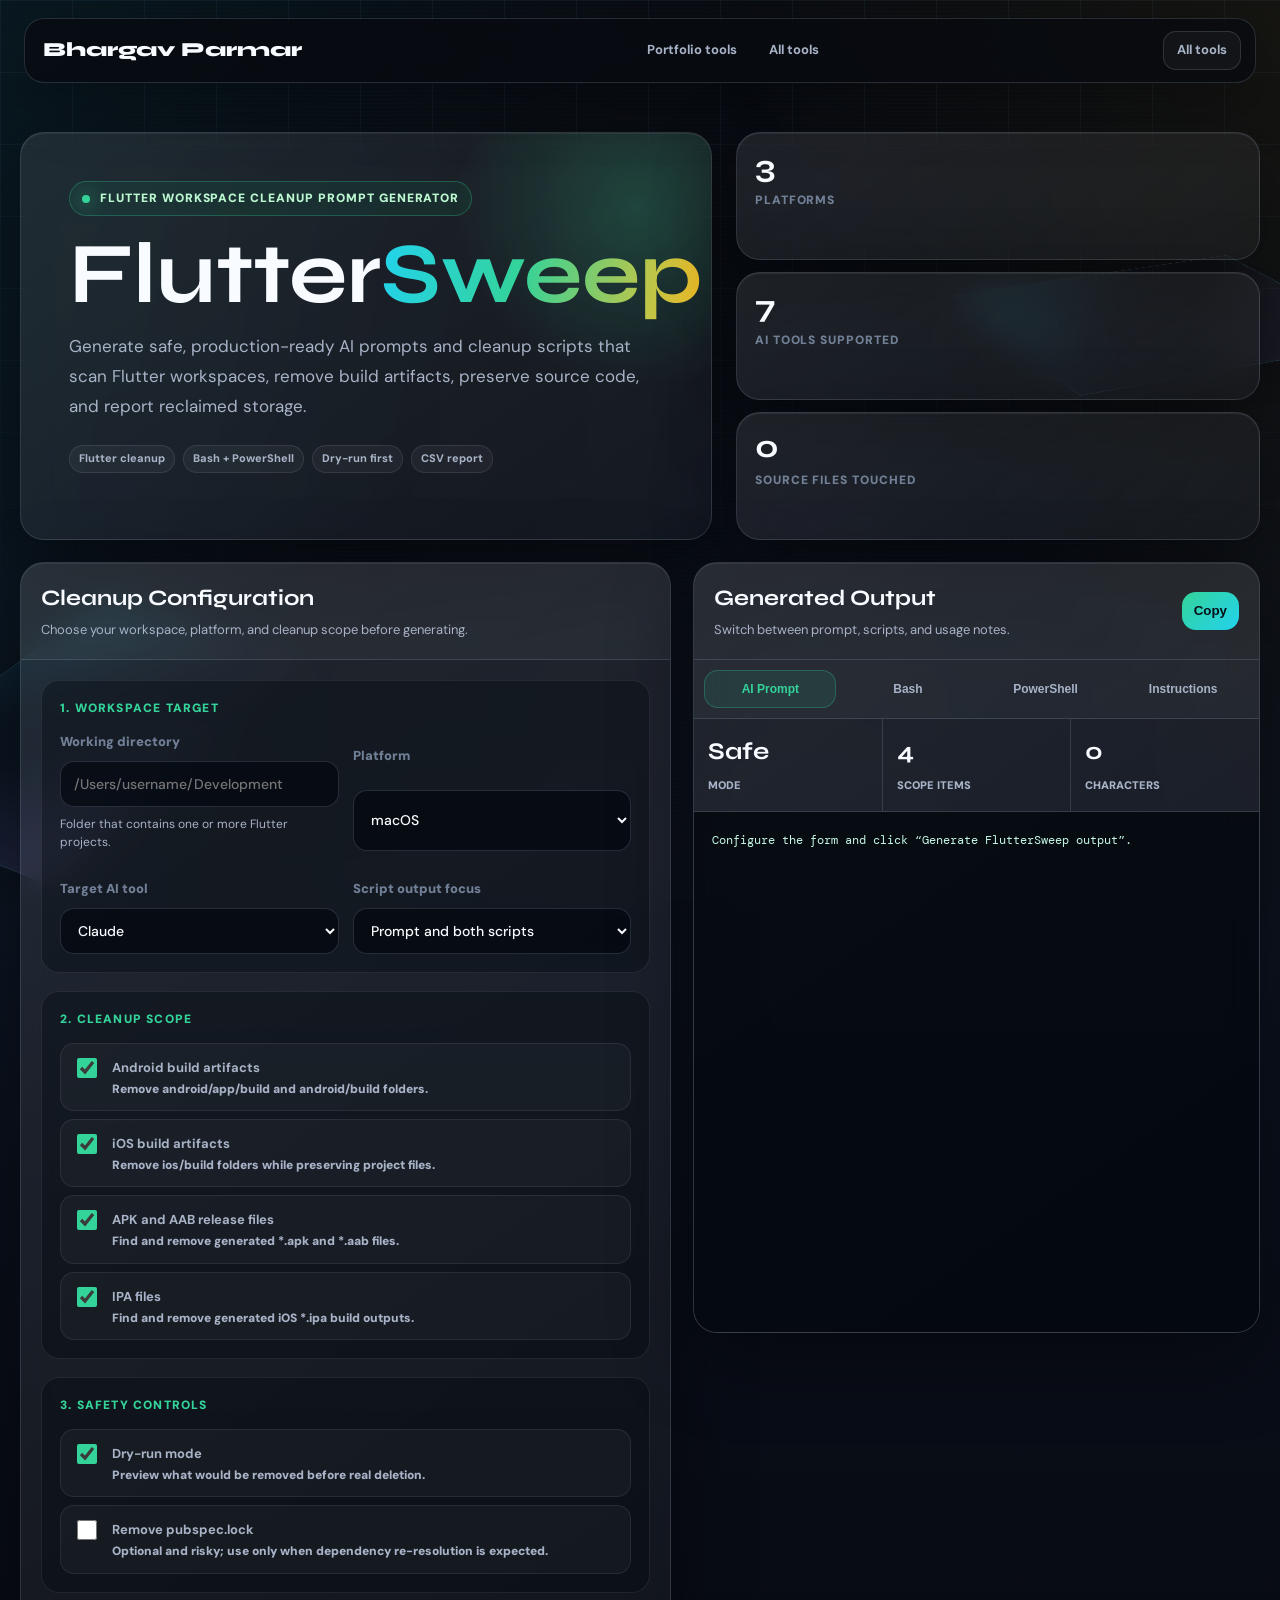
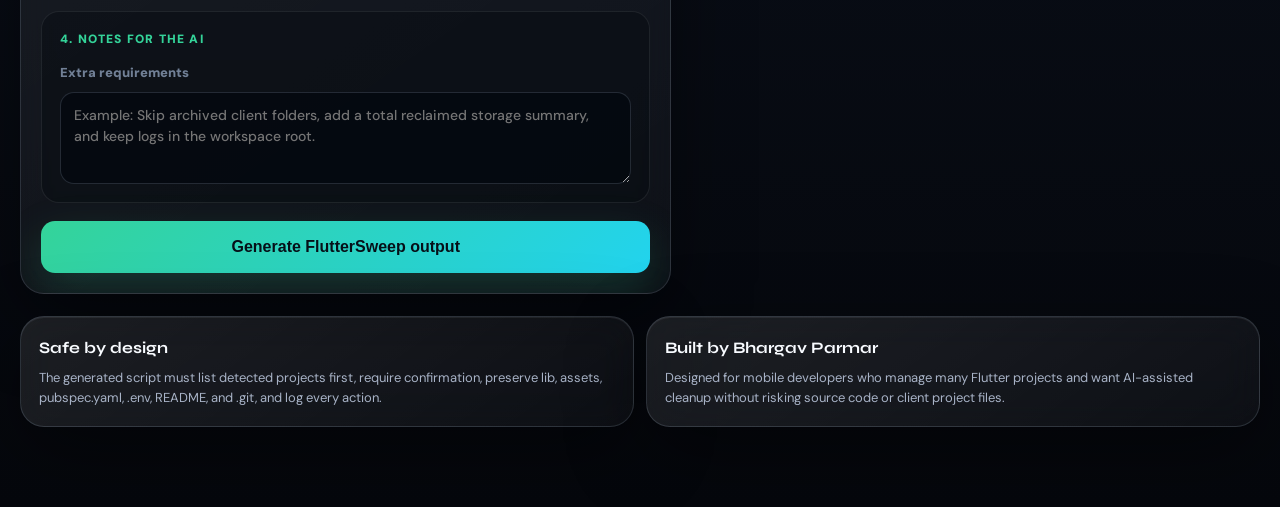
<file: flutter-sweep/index.html>
<!DOCTYPE html>
<html lang="en">
<head>
<meta charset="UTF-8">
<meta name="viewport" content="width=device-width, initial-scale=1.0">
<title>FlutterSweep — Bhargav Parmar</title>
<meta name="description" content="Generate production-ready AI prompts, Bash scripts, and PowerShell scripts to safely clean Flutter workspaces and reclaim disk space. Built by Bhargav Parmar.">
<meta name="theme-color" content="#070a10">
<link rel="preconnect" href="https://fonts.googleapis.com">
<link rel="preconnect" href="https://fonts.gstatic.com" crossorigin>
<link href="https://fonts.googleapis.com/css2?family=Syne:wght@500;600;700;800&family=DM+Sans:opsz,wght@9..40,400;9..40,500;9..40,700;9..40,900&family=DM+Mono:wght@400;500&display=swap" rel="stylesheet">
<link rel="stylesheet" href="../assets/portfolio-theme.css">
<style>
  :root {
    --tool-accent: #34d399;
    --tool-accent-2: #22d3ee;
    --tool-warn: #fbbf24;
    --tool-danger: #fb7185;
    --tool-panel: rgba(8, 13, 23, 0.78);
    --mono: "DM Mono", ui-monospace, SFMono-Regular, Menlo, monospace;
  }

  body {
    min-height: 100vh;
  }

  .tool-shell {
    width: min(1240px, calc(100% - 40px));
    margin: 0 auto;
    padding: 132px 0 80px;
  }

  .tool-hero {
    display: grid;
    grid-template-columns: minmax(0, .95fr) minmax(340px, .72fr);
    gap: 24px;
    align-items: stretch;
    margin-bottom: 22px;
  }

  .hero-panel,
  .generator-panel,
  .preview-panel,
  .mini-panel,
  .info-card {
    border: 1px solid var(--line);
    border-radius: var(--radius);
    background: linear-gradient(145deg, rgba(255,255,255,.095), rgba(255,255,255,.035));
    backdrop-filter: blur(18px);
    box-shadow: var(--shadow), inset 0 1px 0 rgba(255,255,255,.07);
  }

  .hero-panel {
    position: relative;
    overflow: hidden;
    padding: clamp(26px, 5vw, 48px);
  }

  .hero-panel::after {
    content: "";
    position: absolute;
    width: 390px;
    height: 390px;
    right: -120px;
    top: -120px;
    border-radius: 50%;
    background: radial-gradient(circle, rgba(52,211,153,.22), transparent 66%);
    pointer-events: none;
  }

  .hero-panel h1 {
    position: relative;
    z-index: 1;
    margin: 0;
    max-width: 760px;
    font-family: var(--font-display);
    font-size: clamp(46px, 7vw, 86px);
    line-height: .94;
    letter-spacing: 0;
  }

  .hero-panel p {
    position: relative;
    z-index: 1;
    max-width: 740px;
    color: var(--muted);
    font-size: 17px;
    line-height: 1.75;
  }

  .hero-tags {
    position: relative;
    z-index: 1;
    display: flex;
    flex-wrap: wrap;
    gap: 8px;
    margin-top: 24px;
  }

  .status-board {
    display: grid;
    gap: 12px;
  }

  .mini-panel {
    min-height: 128px;
    padding: 18px;
  }

  .mini-panel strong {
    display: block;
    font-family: var(--font-display);
    font-size: 32px;
    line-height: 1;
  }

  .mini-panel span {
    display: block;
    margin-top: 8px;
    color: var(--soft);
    font-size: 12px;
    font-weight: 900;
    letter-spacing: .08em;
    text-transform: uppercase;
  }

  .workspace-grid {
    display: grid;
    grid-template-columns: minmax(0, .92fr) minmax(420px, .8fr);
    gap: 22px;
    align-items: start;
  }

  .generator-panel,
  .preview-panel {
    overflow: hidden;
  }

  .preview-panel {
    position: sticky;
    top: 96px;
  }

  .panel-head {
    display: flex;
    align-items: center;
    justify-content: space-between;
    gap: 14px;
    padding: 18px 20px;
    border-bottom: 1px solid var(--line);
    background: rgba(255,255,255,.04);
  }

  .panel-head h2 {
    margin: 0;
    font-family: var(--font-display);
    font-size: 22px;
  }

  .panel-head p {
    margin: 4px 0 0;
    color: var(--muted);
    font-size: 13px;
  }

  .panel-body {
    padding: 20px;
  }

  .form-section {
    margin-bottom: 18px;
    padding: 18px;
    border: 1px solid rgba(255,255,255,.08);
    border-radius: 18px;
    background: rgba(5, 9, 16, .36);
  }

  .section-label {
    display: flex;
    align-items: center;
    gap: 9px;
    margin-bottom: 14px;
    color: var(--tool-accent);
    font-size: 12px;
    font-weight: 900;
    letter-spacing: .1em;
    text-transform: uppercase;
  }

  .field,
  .toggle-list {
    display: grid;
    gap: 8px;
  }

  .field + .field {
    margin-top: 14px;
  }

  .field-grid {
    display: grid;
    grid-template-columns: repeat(2, minmax(0, 1fr));
    gap: 14px;
  }

  label {
    color: var(--soft);
    font-size: 13px;
    font-weight: 900;
  }

  input,
  select,
  textarea {
    width: 100%;
    min-height: 46px;
    border: 1px solid rgba(148,163,184,.22);
    border-radius: 14px;
    outline: none;
    padding: 12px 13px;
    color: var(--text);
    background: rgba(3,7,14,.66);
    font: 500 14px var(--font-body);
    transition: border-color .2s ease, box-shadow .2s ease, background .2s ease;
  }

  input:focus,
  select:focus,
  textarea:focus {
    border-color: rgba(52,211,153,.72);
    box-shadow: 0 0 0 4px rgba(52,211,153,.1);
  }

  textarea {
    min-height: 92px;
    resize: vertical;
    line-height: 1.55;
  }

  .hint {
    color: var(--muted);
    font-size: 12px;
    line-height: 1.5;
  }

  .toggle-row {
    display: grid;
    grid-template-columns: auto minmax(0, 1fr);
    gap: 12px;
    align-items: start;
    padding: 12px;
    border: 1px solid rgba(255,255,255,.08);
    border-radius: 14px;
    background: rgba(255,255,255,.035);
    cursor: pointer;
  }

  .toggle-row input {
    width: 20px;
    min-height: 20px;
    margin-top: 2px;
    accent-color: var(--tool-accent);
  }

  .toggle-row strong {
    display: block;
    font-size: 13px;
  }

  .toggle-row span {
    display: block;
    margin-top: 3px;
    color: var(--muted);
    font-size: 12px;
    line-height: 1.45;
  }

  .primary-action,
  .copy-action,
  .tab-action {
    border: 0;
    border-radius: 14px;
    cursor: pointer;
    font-weight: 900;
    transition: transform .2s ease, box-shadow .2s ease, opacity .2s ease, border-color .2s ease;
  }

  .primary-action {
    width: 100%;
    min-height: 52px;
    color: #061018;
    background: linear-gradient(135deg, var(--tool-accent), var(--tool-accent-2));
    box-shadow: 0 18px 46px rgba(52,211,153,.2);
    font-size: 16px;
  }

  .copy-action {
    min-height: 38px;
    padding: 9px 12px;
    color: #061018;
    background: linear-gradient(135deg, var(--tool-accent), var(--tool-accent-2));
  }

  .primary-action:hover,
  .copy-action:hover,
  .tab-action:hover {
    transform: translateY(-2px);
  }

  .tabs {
    display: grid;
    grid-template-columns: repeat(4, minmax(0, 1fr));
    gap: 6px;
    padding: 10px;
    border-bottom: 1px solid var(--line);
    background: rgba(255,255,255,.035);
  }

  .tab-action {
    min-height: 38px;
    color: var(--muted);
    background: transparent;
    border: 1px solid transparent;
    font-size: 12px;
  }

  .tab-action.active {
    color: var(--tool-accent);
    background: rgba(52,211,153,.1);
    border-color: rgba(52,211,153,.28);
  }

  .preview-stats {
    display: grid;
    grid-template-columns: repeat(3, 1fr);
    border-bottom: 1px solid var(--line);
  }

  .preview-stat {
    padding: 14px;
    border-right: 1px solid var(--line);
  }

  .preview-stat:last-child {
    border-right: 0;
  }

  .preview-stat strong {
    display: block;
    font-family: var(--font-display);
    font-size: 24px;
  }

  .preview-stat span {
    color: var(--muted);
    font-size: 11px;
    font-weight: 900;
    text-transform: uppercase;
  }

  .prompt-output {
    min-height: 520px;
    max-height: 680px;
    margin: 0;
    padding: 18px;
    overflow: auto;
    color: #c7f9e6;
    background: rgba(2, 6, 12, .8);
    font: 12px/1.72 var(--mono);
    white-space: pre-wrap;
  }

  .info-grid {
    display: grid;
    grid-template-columns: repeat(2, minmax(0, 1fr));
    gap: 12px;
    margin-top: 22px;
  }

  .info-card {
    padding: 18px;
  }

  .info-card h3 {
    margin: 0 0 8px;
    font-family: var(--font-display);
    font-size: 16px;
  }

  .info-card p {
    margin: 0;
    color: var(--muted);
    font-size: 13px;
    line-height: 1.55;
  }

  .toast {
    position: fixed;
    left: 50%;
    bottom: 26px;
    z-index: 10;
    padding: 10px 14px;
    border: 1px solid rgba(52,211,153,.34);
    border-radius: 999px;
    color: var(--tool-accent);
    background: rgba(5, 12, 20, .88);
    box-shadow: var(--shadow);
    transform: translate(-50%, 20px);
    opacity: 0;
    pointer-events: none;
    transition: opacity .2s ease, transform .2s ease;
  }

  .toast.show {
    opacity: 1;
    transform: translate(-50%, 0);
  }

  @media (max-width: 980px) {
    .tool-hero,
    .workspace-grid {
      grid-template-columns: 1fr;
    }

    .preview-panel {
      position: static;
    }
  }

  @media (max-width: 680px) {
    .tool-shell {
      width: min(100% - 28px, 720px);
      padding-top: 116px;
    }

    .field-grid,
    .preview-stats,
    .info-grid {
      grid-template-columns: 1fr;
    }

    .tabs {
      grid-template-columns: repeat(2, minmax(0, 1fr));
    }
  }
</style>
</head>
<body>
<a class="skip-link" href="#generator">Skip to generator</a>
<div class="progress" aria-hidden="true"></div>
<div class="depth-scene" aria-hidden="true">
  <div class="depth-plane one"></div>
  <div class="depth-plane two"></div>
  <div class="depth-plane three"></div>
</div>

<header class="nav" role="banner">
  <a class="brand" href="../" aria-label="Back to Bhargav Parmar portfolio">
    <span>Bhargav Parmar</span>
  </a>
  <nav aria-label="FlutterSweep navigation">
    <ul class="nav-links">
      <li><a href="../#tools">Portfolio tools</a></li>
      <li><a href="../tools/">All tools</a></li>
    </ul>
  </nav>
  <a class="ghost-action" href="../tools/">All tools</a>
</header>

<main class="tool-shell">
  <section class="tool-hero" aria-labelledby="tool-title">
    <div class="hero-panel reveal">
      <div class="eyebrow"><span class="signal"></span>Flutter workspace cleanup prompt generator</div>
      <h1 id="tool-title">Flutter<span class="gradient-text">Sweep</span></h1>
      <p>Generate safe, production-ready AI prompts and cleanup scripts that scan Flutter workspaces, remove build artifacts, preserve source code, and report reclaimed storage.</p>
      <div class="hero-tags">
        <span class="tag">Flutter cleanup</span>
        <span class="tag">Bash + PowerShell</span>
        <span class="tag">Dry-run first</span>
        <span class="tag">CSV report</span>
      </div>
    </div>
    <div class="status-board reveal">
      <div class="mini-panel"><strong>3</strong><span>Platforms</span></div>
      <div class="mini-panel"><strong>7</strong><span>AI tools supported</span></div>
      <div class="mini-panel"><strong>0</strong><span>Source files touched</span></div>
    </div>
  </section>

  <section id="generator" class="workspace-grid">
    <form class="generator-panel reveal" onsubmit="event.preventDefault(); generateAll();">
      <div class="panel-head">
        <div>
          <h2>Cleanup Configuration</h2>
          <p>Choose your workspace, platform, and cleanup scope before generating.</p>
        </div>
      </div>
      <div class="panel-body">
        <div class="form-section">
          <div class="section-label">1. Workspace target</div>
          <div class="field-grid">
            <div class="field">
              <label for="workDir">Working directory</label>
              <input id="workDir" type="text" placeholder="/Users/username/Development">
              <div class="hint">Folder that contains one or more Flutter projects.</div>
            </div>
            <div class="field">
              <label for="platform">Platform</label>
              <select id="platform">
                <option>macOS</option>
                <option>Linux</option>
                <option>Windows</option>
              </select>
            </div>
            <div class="field">
              <label for="aiTool">Target AI tool</label>
              <select id="aiTool">
                <option>Claude</option>
                <option>ChatGPT</option>
                <option>Cursor</option>
                <option>Codex</option>
                <option>Kimi</option>
                <option>Antigravity IDE</option>
                <option>Antigravity 2.0</option>
              </select>
            </div>
            <div class="field">
              <label for="scriptMode">Script output focus</label>
              <select id="scriptMode">
                <option value="Prompt and both scripts" selected>Prompt and both scripts</option>
                <option value="AI prompt only">AI prompt only</option>
                <option value="Primary platform script">Primary platform script</option>
              </select>
            </div>
          </div>
        </div>

        <div class="form-section">
          <div class="section-label">2. Cleanup scope</div>
          <div class="toggle-list">
            <label class="toggle-row"><input id="includeAndroid" type="checkbox" checked><span><strong>Android build artifacts</strong><span>Remove android/app/build and android/build folders.</span></span></label>
            <label class="toggle-row"><input id="includeIOS" type="checkbox" checked><span><strong>iOS build artifacts</strong><span>Remove ios/build folders while preserving project files.</span></span></label>
            <label class="toggle-row"><input id="includeApkAab" type="checkbox" checked><span><strong>APK and AAB release files</strong><span>Find and remove generated *.apk and *.aab files.</span></span></label>
            <label class="toggle-row"><input id="includeIpa" type="checkbox" checked><span><strong>IPA files</strong><span>Find and remove generated iOS *.ipa build outputs.</span></span></label>
          </div>
        </div>

        <div class="form-section">
          <div class="section-label">3. Safety controls</div>
          <div class="toggle-list">
            <label class="toggle-row"><input id="dryRun" type="checkbox" checked><span><strong>Dry-run mode</strong><span>Preview what would be removed before real deletion.</span></span></label>
            <label class="toggle-row"><input id="removeLockfile" type="checkbox"><span><strong>Remove pubspec.lock</strong><span>Optional and risky; use only when dependency re-resolution is expected.</span></span></label>
          </div>
        </div>

        <div class="form-section">
          <div class="section-label">4. Notes for the AI</div>
          <div class="field">
            <label for="extraNotes">Extra requirements</label>
            <textarea id="extraNotes" placeholder="Example: Skip archived client folders, add a total reclaimed storage summary, and keep logs in the workspace root."></textarea>
          </div>
        </div>

        <button class="primary-action" type="submit">Generate FlutterSweep output</button>
      </div>
    </form>

    <aside class="preview-panel reveal" aria-label="Generated FlutterSweep output">
      <div class="panel-head">
        <div>
          <h2>Generated Output</h2>
          <p>Switch between prompt, scripts, and usage notes.</p>
        </div>
        <button class="copy-action" type="button" onclick="copyOutput()">Copy</button>
      </div>
      <div class="tabs" role="tablist" aria-label="Output type">
        <button class="tab-action active" type="button" data-tab="prompt" onclick="setTab('prompt')">AI Prompt</button>
        <button class="tab-action" type="button" data-tab="bash" onclick="setTab('bash')">Bash</button>
        <button class="tab-action" type="button" data-tab="powershell" onclick="setTab('powershell')">PowerShell</button>
        <button class="tab-action" type="button" data-tab="instructions" onclick="setTab('instructions')">Instructions</button>
      </div>
      <div class="preview-stats">
        <div class="preview-stat"><strong id="projectSignal">Safe</strong><span>mode</span></div>
        <div class="preview-stat"><strong id="scopeCount">4</strong><span>scope items</span></div>
        <div class="preview-stat"><strong id="charCount">0</strong><span>characters</span></div>
      </div>
      <pre id="promptOutput" class="prompt-output">Configure the form and click “Generate FlutterSweep output”.</pre>
    </aside>
  </section>

  <section class="info-grid reveal" aria-label="FlutterSweep safety summary">
    <article class="info-card">
      <h3>Safe by design</h3>
      <p>The generated script must list detected projects first, require confirmation, preserve lib, assets, pubspec.yaml, .env, README, and .git, and log every action.</p>
    </article>
    <article class="info-card">
      <h3>Built by Bhargav Parmar</h3>
      <p>Designed for mobile developers who manage many Flutter projects and want AI-assisted cleanup without risking source code or client project files.</p>
    </article>
  </section>
</main>

<div id="toast" class="toast" role="status" aria-live="polite">Copied</div>

<script src="../assets/portfolio-theme.js"></script>
<script>
  const output = document.getElementById("promptOutput");
  let activeTab = "prompt";
  let generated = {};

  const get = (id) => document.getElementById(id);
  const checked = (id) => get(id).checked;

  function config() {
    const platform = get("platform").value;
    return {
      workDir: get("workDir").value.trim() || (platform === "Windows" ? "C:\\Users\\username\\Development" : "/Users/username/Development"),
      platform,
      aiTool: get("aiTool").value,
      scriptMode: get("scriptMode").value,
      includeAndroid: checked("includeAndroid"),
      includeIOS: checked("includeIOS"),
      includeApkAab: checked("includeApkAab"),
      includeIpa: checked("includeIpa"),
      dryRun: checked("dryRun"),
      removeLockfile: checked("removeLockfile"),
      extraNotes: get("extraNotes").value.trim()
    };
  }

  function generatePrompt(cfg) {
    const scope = [
      "- Always run `flutter clean` in each detected Flutter project.",
      "- Remove `build/`, `.dart_tool/`, `.flutter-plugins`, `.flutter-plugins-dependencies`, and `.packages`."
    ];
    if (cfg.includeAndroid) scope.push("- Remove Android build outputs: `android/app/build/` and `android/build/`.");
    if (cfg.includeIOS) scope.push("- Remove iOS build outputs: `ios/build/`.");
    if (cfg.includeApkAab) scope.push("- Remove generated Android release artifacts: `*.apk` and `*.aab`.");
    if (cfg.includeIpa) scope.push("- Remove generated iOS artifacts: `*.ipa`.");
    if (cfg.removeLockfile) scope.push("- Remove `pubspec.lock` only after a separate explicit confirmation because it can change dependency resolution.");

    return `# FlutterSweep - AI Workspace Cleanup Prompt

Target AI tool: ${cfg.aiTool}
Target platform: ${cfg.platform}
Workspace directory: ${cfg.workDir}
Requested output: ${cfg.scriptMode}

## Role
Act as a senior Flutter build engineer and DevOps automation reviewer. Create a production-ready cleanup solution that safely reclaims disk space from a workspace containing multiple Flutter projects.

## Detection Rules
1. Recursively scan \`${cfg.workDir}\` for Flutter projects.
2. Treat a directory as a Flutter project only when it contains \`pubspec.yaml\` and a \`lib/\` directory.
3. List all detected projects before making any changes.
4. Show a clear warning if no Flutter projects are found.

## Cleanup Scope
${scope.join("\n")}

## Safety Requirements
- ${cfg.dryRun ? "Include dry-run mode by default and make it obvious that no files are deleted during preview." : "Include an optional dry-run flag even if the default run is active cleanup."}
- Require explicit user confirmation before deleting anything.
- Never delete or modify: \`lib/\`, \`assets/\`, \`pubspec.yaml\`, \`.env\`, \`README.md\`, \`.git/\`, source files, app configuration, keystores, certificates, or signing files.
- Use quoted paths and safe path handling so spaces in folder names do not break the script.
- Log every cleanup action to a timestamped log file.
- Produce a CSV report with Project, Path, Before Size, After Size, Reclaimed, and Date.
- Continue safely if one project fails; summarize failures at the end.

## Platform Requirements
${cfg.platform === "Windows"
  ? "- Generate a PowerShell 5.1+ compatible script.\n- Use `Test-Path`, `Get-ChildItem`, `Remove-Item`, and clear console output."
  : "- Generate a Bash script compatible with macOS/Linux.\n- Use `set -euo pipefail`, safe `find`, quoted variables, and clear terminal output."}

## Final Answer Format
1. Brief safety summary.
2. The full cleanup script.
3. Usage instructions.
4. Rollback/rebuild notes.
5. QA checklist explaining how the script avoids deleting source code.

${cfg.extraNotes ? `## Extra Requirements\n${cfg.extraNotes}` : ""}`;
  }

  function generateBash(cfg) {
    const folders = ["build", ".dart_tool"];
    if (cfg.includeAndroid) folders.push("android/app/build", "android/build");
    if (cfg.includeIOS) folders.push("ios/build");

    return `#!/usr/bin/env bash
# FlutterSweep - Workspace Cleanup and Storage Optimization
set -euo pipefail

WORK_DIR="${cfg.workDir}"
DRY_RUN="${cfg.dryRun ? "true" : "false"}"
REMOVE_LOCKFILE="${cfg.removeLockfile ? "true" : "false"}"
LOG_FILE="$HOME/.flutter_sweep_$(date +%Y%m%d_%H%M%S).log"
REPORT_FILE="$HOME/.flutter_sweep_report.csv"

log(){ printf "%s\\n" "$1" | tee -a "$LOG_FILE"; }
size_of(){ du -sh "$1" 2>/dev/null | cut -f1 || printf "0"; }
remove_path(){
  local path="$1"
  [ -e "$path" ] || return 0
  if [ "$DRY_RUN" = "true" ]; then
    log "[DRY RUN] Would remove: $path"
  else
    rm -rf "$path"
    log "Removed: $path"
  fi
}

find_flutter_projects(){
  find "$WORK_DIR" -type f -name "pubspec.yaml" 2>/dev/null | while read -r file; do
    dir="$(dirname "$file")"
    [ -d "$dir/lib" ] && printf "%s\\n" "$dir"
  done
}

cleanup_project(){
  local project="$1"
  local name before after
  name="$(basename "$project")"
  before="$(size_of "$project")"
  log ""
  log "Processing: $name"
  log "Path: $project"

  if [ "$DRY_RUN" = "true" ]; then
    log "[DRY RUN] Would run flutter clean"
  elif command -v flutter >/dev/null 2>&1; then
    (cd "$project" && flutter clean >> "$LOG_FILE" 2>&1) || log "flutter clean failed; continuing"
  else
    log "Flutter CLI not found; skipping flutter clean"
  fi

  for item in ${folders.map((item) => `"${item}"`).join(" ")}; do
    remove_path "$project/$item"
  done
  for file in ".flutter-plugins" ".flutter-plugins-dependencies" ".packages"; do
    remove_path "$project/$file"
  done
${cfg.includeApkAab ? `  find "$project" \\( -name "*.apk" -o -name "*.aab" \\) 2>/dev/null | while read -r file; do remove_path "$file"; done\n` : ""}${cfg.includeIpa ? `  find "$project" -name "*.ipa" 2>/dev/null | while read -r file; do remove_path "$file"; done\n` : ""}${cfg.removeLockfile ? `  remove_path "$project/pubspec.lock"\n` : ""}
  after="$(size_of "$project")"
  printf "%s,%s,%s,%s,%s\\n" "$name" "$project" "$before" "$after" "$(date +%Y-%m-%d)" >> "$REPORT_FILE"
}

main(){
  [ -d "$WORK_DIR" ] || { log "Directory not found: $WORK_DIR"; exit 1; }
  mapfile -t projects < <(find_flutter_projects)
  [ "\${#projects[@]}" -gt 0 ] || { log "No Flutter projects found."; exit 0; }

  log "FlutterSweep found \${#projects[@]} Flutter project(s):"
  for project in "\${projects[@]}"; do log " - $project"; done
  [ "$DRY_RUN" = "true" ] && log "DRY RUN MODE: no files will be deleted."
  read -rp "Proceed with cleanup? [y/N]: " confirm
  [[ "$confirm" = "y" || "$confirm" = "Y" ]] || { log "Aborted."; exit 0; }

  printf "Project,Path,Before,After,Date\\n" > "$REPORT_FILE"
  for project in "\${projects[@]}"; do cleanup_project "$project"; done
  log ""
  log "Done. Log: $LOG_FILE"
  log "Report: $REPORT_FILE"
}

main "$@"`;
  }

  function generatePowerShell(cfg) {
    const removeItems = ["build", ".dart_tool", ".flutter-plugins", ".flutter-plugins-dependencies", ".packages"];
    if (cfg.includeAndroid) removeItems.push("android\\app\\build", "android\\build");
    if (cfg.includeIOS) removeItems.push("ios\\build");
    if (cfg.removeLockfile) removeItems.push("pubspec.lock");

    return `# FlutterSweep - Workspace Cleanup and Storage Optimization
param(
  [string]$WorkDir = "${cfg.workDir.replaceAll("\\", "\\\\")}",
  [switch]$DryRun = $${cfg.dryRun ? "true" : "false"}
)

$ErrorActionPreference = "Continue"
$LogFile = "$env:USERPROFILE\\.flutter_sweep_$(Get-Date -Format 'yyyyMMdd_HHmmss').log"
$ReportFile = "$env:USERPROFILE\\.flutter_sweep_report.csv"

function Write-SweepLog($Message) {
  Write-Host $Message
  Add-Content -Path $LogFile -Value $Message
}

function Get-DirSizeMb($Path) {
  if (-not (Test-Path $Path)) { return 0 }
  $sum = (Get-ChildItem -Recurse -Force $Path -ErrorAction SilentlyContinue | Measure-Object -Property Length -Sum).Sum
  return [math]::Round(($sum / 1MB), 2)
}

function Remove-Safe($Path) {
  if (-not (Test-Path $Path)) { return }
  if ($DryRun) {
    Write-SweepLog "[DRY RUN] Would remove: $Path"
  } else {
    Remove-Item -Recurse -Force $Path -ErrorAction SilentlyContinue
    Write-SweepLog "Removed: $Path"
  }
}

function Find-FlutterProjects {
  Get-ChildItem -Path $WorkDir -Recurse -Filter "pubspec.yaml" -ErrorAction SilentlyContinue |
    Where-Object { Test-Path (Join-Path $_.DirectoryName "lib") } |
    Select-Object -ExpandProperty DirectoryName
}

function Cleanup-Project($Project) {
  $name = Split-Path $Project -Leaf
  $before = Get-DirSizeMb $Project
  Write-SweepLog ""
  Write-SweepLog "Processing: $name"
  Write-SweepLog "Path: $Project"

  if ($DryRun) {
    Write-SweepLog "[DRY RUN] Would run flutter clean"
  } else {
    Push-Location $Project
    try { flutter clean 2>&1 | Add-Content $LogFile } catch { Write-SweepLog "flutter clean failed; continuing" }
    Pop-Location
  }

${removeItems.map((item) => `  Remove-Safe (Join-Path $Project "${item}")`).join("\n")}
${cfg.includeApkAab ? `  Get-ChildItem -Recurse $Project -Include "*.apk","*.aab" -ErrorAction SilentlyContinue | ForEach-Object { Remove-Safe $_.FullName }\n` : ""}${cfg.includeIpa ? `  Get-ChildItem -Recurse $Project -Include "*.ipa" -ErrorAction SilentlyContinue | ForEach-Object { Remove-Safe $_.FullName }\n` : ""}
  $after = Get-DirSizeMb $Project
  "$name,$Project,$before,$after,$(Get-Date -Format 'yyyy-MM-dd')" | Add-Content $ReportFile
}

if (-not (Test-Path $WorkDir)) { Write-SweepLog "Directory not found: $WorkDir"; exit 1 }
$projects = @(Find-FlutterProjects)
if ($projects.Count -eq 0) { Write-SweepLog "No Flutter projects found."; exit 0 }

Write-SweepLog "FlutterSweep found $($projects.Count) Flutter project(s):"
$projects | ForEach-Object { Write-SweepLog " - $_" }
if ($DryRun) { Write-SweepLog "DRY RUN MODE: no files will be deleted." }
$confirm = Read-Host "Proceed with cleanup? [y/N]"
if ($confirm -ne "y" -and $confirm -ne "Y") { Write-SweepLog "Aborted."; exit 0 }

"Project,Path,BeforeMB,AfterMB,Date" | Set-Content $ReportFile
$projects | ForEach-Object { Cleanup-Project $_ }
Write-SweepLog ""
Write-SweepLog "Done. Log: $LogFile"
Write-SweepLog "Report: $ReportFile"`;
  }

  function instructions(cfg) {
    return `# FlutterSweep Usage Instructions

1. Generate the AI prompt first and review the cleanup rules.
2. Paste the prompt into ${cfg.aiTool}, or copy the generated script directly.
3. Always run dry-run mode first on a new workspace.
4. Review the detected Flutter projects before confirming cleanup.
5. After cleanup, run \`flutter pub get\` or \`flutter build\` when caches need to be rebuilt.

macOS/Linux:
\`\`\`bash
chmod +x flutter_sweep.sh
./flutter_sweep.sh
\`\`\`

Windows PowerShell:
\`\`\`powershell
Set-ExecutionPolicy RemoteSigned -Scope CurrentUser
.\\flutter_sweep.ps1 -WorkDir "${cfg.platform === "Windows" ? cfg.workDir : "C:\\Dev"}" -DryRun
\`\`\`

Expected outputs:
- Timestamped log file in the user home directory.
- CSV cleanup report.
- Terminal summary of each project processed.
- Source code untouched.`;
  }

  function setTab(tab) {
    activeTab = tab;
    document.querySelectorAll(".tab-action").forEach((button) => {
      button.classList.toggle("active", button.dataset.tab === tab);
    });
    renderOutput();
  }

  function renderOutput() {
    output.textContent = generated[activeTab] || "Configure the form and click “Generate FlutterSweep output”.";
    get("charCount").textContent = output.textContent.length;
  }

  function generateAll() {
    const cfg = config();
    const scopeCount = ["includeAndroid", "includeIOS", "includeApkAab", "includeIpa"].filter(checked).length;
    generated = {
      prompt: generatePrompt(cfg),
      bash: generateBash(cfg),
      powershell: generatePowerShell(cfg),
      instructions: instructions(cfg)
    };
    get("projectSignal").textContent = cfg.dryRun ? "Dry" : "Live";
    get("scopeCount").textContent = scopeCount;
    renderOutput();
    showToast("FlutterSweep output generated");
  }

  async function copyOutput() {
    if (!output.textContent || output.textContent.includes("Configure the form")) {
      generateAll();
    }
    try {
      await navigator.clipboard.writeText(output.textContent);
      showToast("Copied");
    } catch (error) {
      const range = document.createRange();
      range.selectNodeContents(output);
      const selection = window.getSelection();
      selection.removeAllRanges();
      selection.addRange(range);
      document.execCommand("copy");
      selection.removeAllRanges();
      showToast("Copied");
    }
  }

  function showToast(message) {
    const toast = get("toast");
    toast.textContent = message;
    toast.classList.add("show");
    window.clearTimeout(showToast.timer);
    showToast.timer = window.setTimeout(() => toast.classList.remove("show"), 1700);
  }

  ["workDir", "platform", "aiTool", "scriptMode", "includeAndroid", "includeIOS", "includeApkAab", "includeIpa", "dryRun", "removeLockfile", "extraNotes"].forEach((id) => {
    get(id).addEventListener("input", () => {
      if (Object.keys(generated).length) generateAll();
    });
  });
</script>
</body>
</html>
</file>
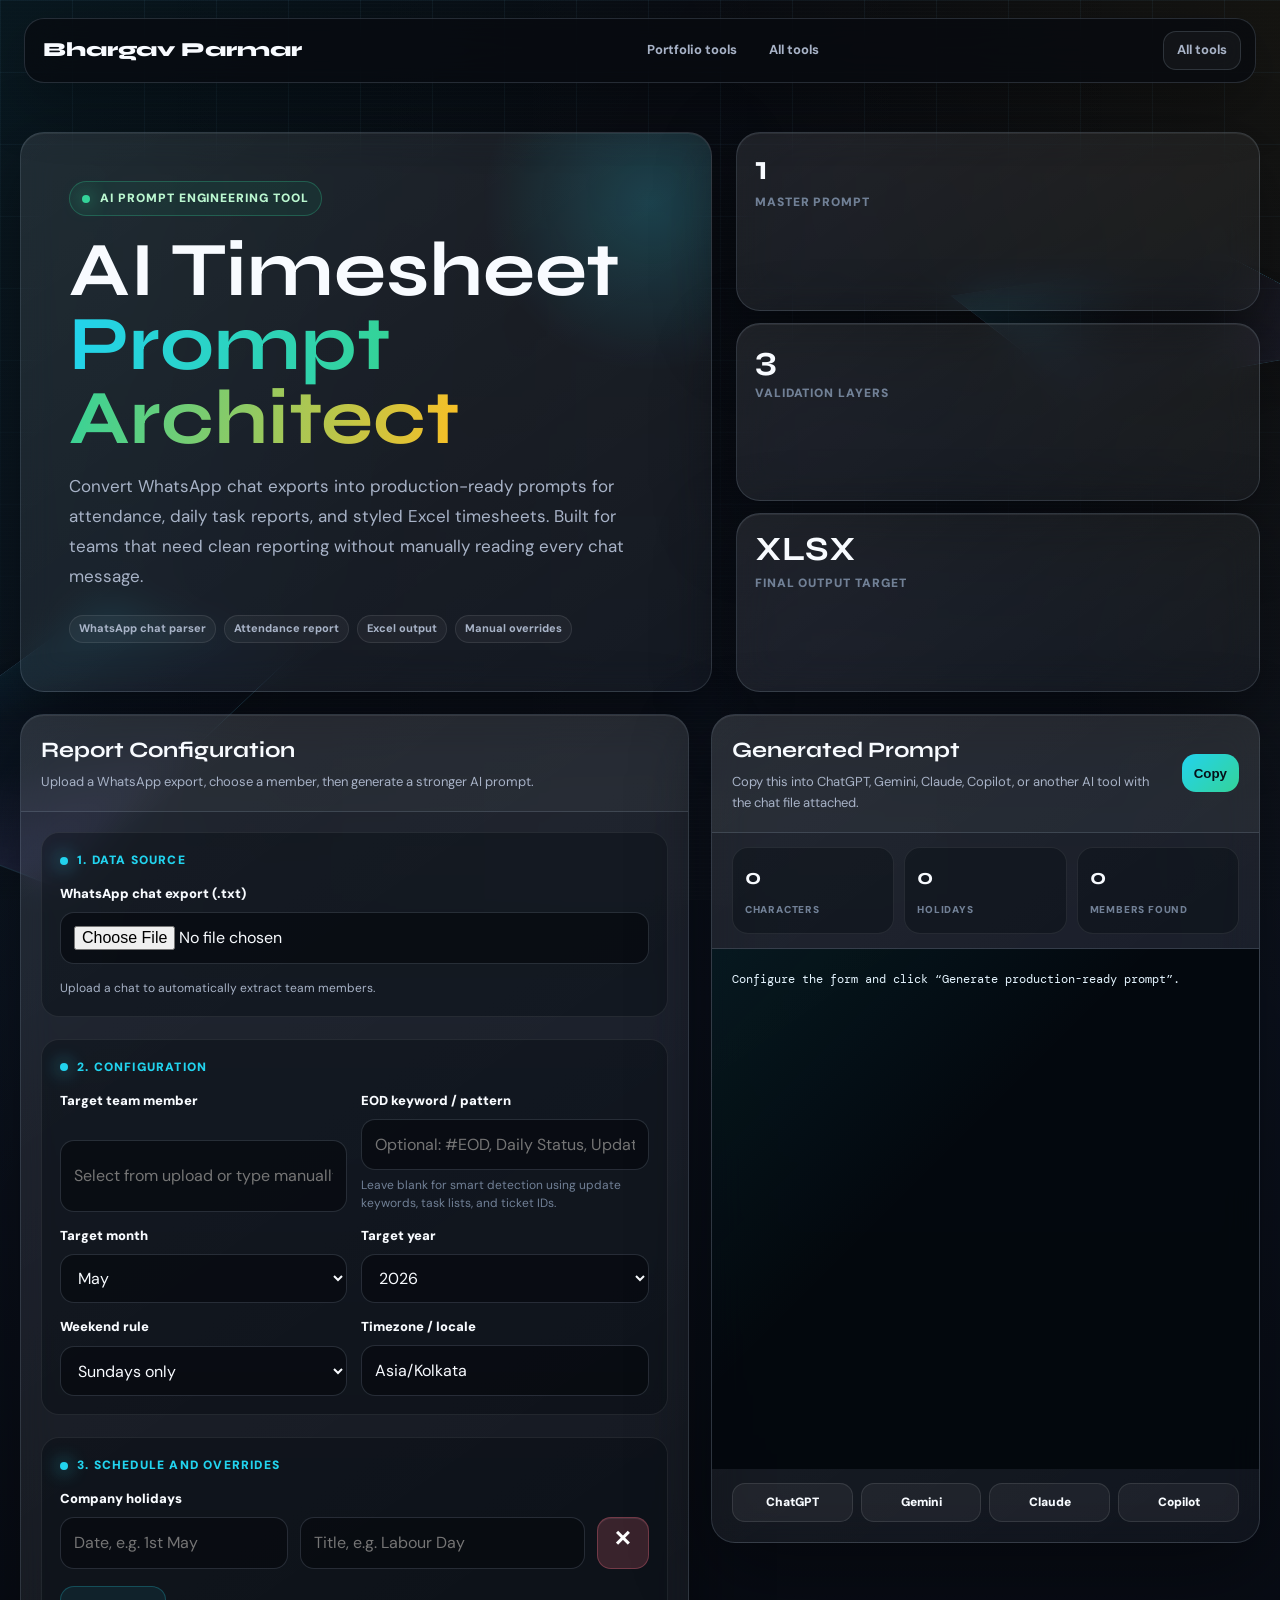
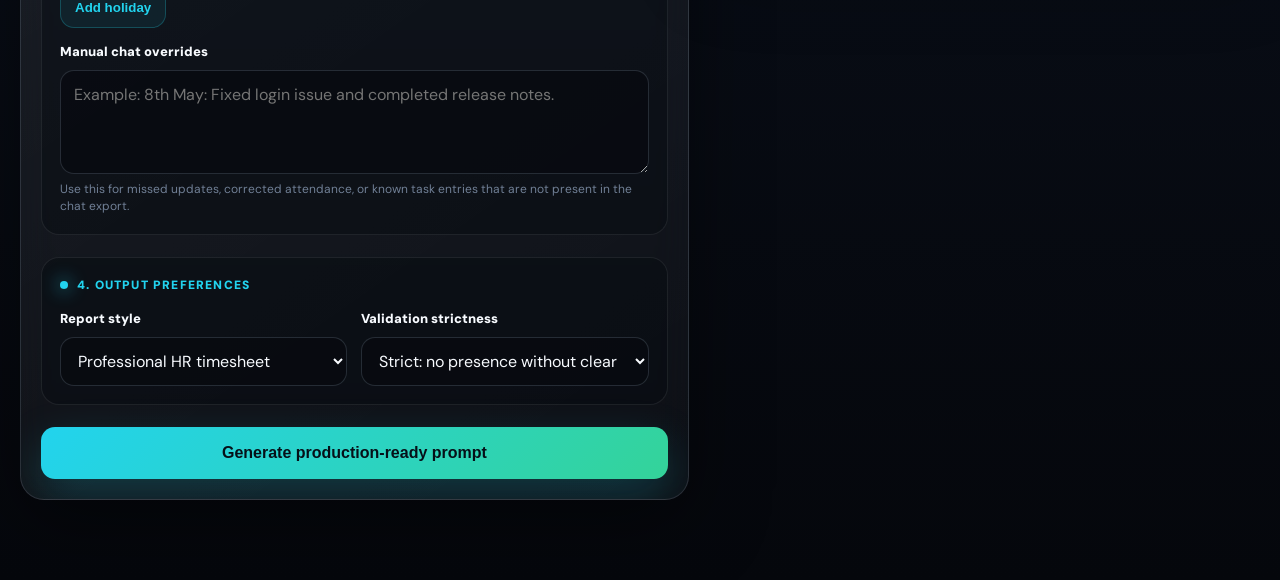
<file: timesheet-prompt-architect/index.html>
<!DOCTYPE html>
<html lang="en">
<head>
<meta charset="UTF-8">
<meta name="viewport" content="width=device-width, initial-scale=1.0">
<title>AI Timesheet Prompt Architect — Bhargav Parmar</title>
<meta name="description" content="Generate production-ready AI prompts that convert WhatsApp chat exports into attendance, timesheet, and daily task Excel reports. Built by Bhargav Parmar.">
<meta name="theme-color" content="#070a10">
<link rel="preconnect" href="https://fonts.googleapis.com">
<link rel="preconnect" href="https://fonts.gstatic.com" crossorigin>
<link href="https://fonts.googleapis.com/css2?family=Syne:wght@500;600;700;800&family=DM+Sans:opsz,wght@9..40,400;9..40,500;9..40,700;9..40,900&family=DM+Mono:wght@400;500&display=swap" rel="stylesheet">
<link rel="stylesheet" href="../assets/portfolio-theme.css">
<style>
  :root {
    --tool-accent: #22d3ee;
    --tool-accent-2: #34d399;
    --tool-warn: #fbbf24;
    --tool-danger: #fb7185;
    --tool-panel: rgba(8, 13, 23, 0.78);
    --mono: "DM Mono", ui-monospace, SFMono-Regular, Menlo, monospace;
  }

  body {
    min-height: 100vh;
  }

  .tool-shell {
    width: min(1240px, calc(100% - 40px));
    margin: 0 auto;
    padding: 132px 0 80px;
  }

  .tool-hero {
    display: grid;
    grid-template-columns: minmax(0, 0.95fr) minmax(360px, 0.72fr);
    gap: 24px;
    align-items: stretch;
    margin-bottom: 22px;
  }

  .hero-panel,
  .generator-panel,
  .preview-panel,
  .mini-panel {
    border: 1px solid var(--line);
    border-radius: var(--radius);
    background: linear-gradient(145deg, rgba(255,255,255,.095), rgba(255,255,255,.035));
    backdrop-filter: blur(18px);
    box-shadow: var(--shadow), inset 0 1px 0 rgba(255,255,255,.07);
  }

  .hero-panel {
    position: relative;
    overflow: hidden;
    padding: clamp(26px, 5vw, 48px);
  }

  .hero-panel::after {
    content: "";
    position: absolute;
    width: 360px;
    height: 360px;
    right: -120px;
    top: -110px;
    border-radius: 50%;
    background: radial-gradient(circle, rgba(34,211,238,.2), transparent 66%);
    pointer-events: none;
  }

  .hero-panel h1 {
    position: relative;
    z-index: 1;
    margin: 0;
    max-width: 820px;
    font-family: var(--font-display);
    font-size: clamp(42px, 6vw, 78px);
    line-height: .96;
    letter-spacing: 0;
  }

  .hero-panel p {
    position: relative;
    z-index: 1;
    max-width: 740px;
    color: var(--muted);
    font-size: 17px;
    line-height: 1.75;
  }

  .hero-tags {
    position: relative;
    z-index: 1;
    display: flex;
    flex-wrap: wrap;
    gap: 8px;
    margin-top: 24px;
  }

  .status-board {
    display: grid;
    gap: 12px;
  }

  .mini-panel {
    min-height: 128px;
    padding: 18px;
  }

  .mini-panel strong {
    display: block;
    font-family: var(--font-display);
    font-size: 34px;
    line-height: 1;
  }

  .mini-panel span {
    display: block;
    margin-top: 8px;
    color: var(--soft);
    font-size: 12px;
    font-weight: 900;
    letter-spacing: .08em;
    text-transform: uppercase;
  }

  .workspace-grid {
    display: grid;
    grid-template-columns: minmax(0, 0.95fr) minmax(400px, 0.78fr);
    gap: 22px;
    align-items: start;
  }

  .generator-panel,
  .preview-panel {
    overflow: hidden;
  }

  .panel-head {
    display: flex;
    align-items: center;
    justify-content: space-between;
    gap: 14px;
    padding: 18px 20px;
    border-bottom: 1px solid var(--line);
    background: rgba(255,255,255,.04);
  }

  .panel-head h2 {
    margin: 0;
    font-family: var(--font-display);
    font-size: 22px;
  }

  .panel-head p {
    margin: 4px 0 0;
    color: var(--muted);
    font-size: 13px;
  }

  .panel-body {
    padding: 20px;
  }

  .form-section {
    margin-bottom: 22px;
    padding: 18px;
    border: 1px solid rgba(255,255,255,.08);
    border-radius: 18px;
    background: rgba(5, 9, 16, .36);
  }

  .section-label {
    display: flex;
    align-items: center;
    gap: 9px;
    margin-bottom: 14px;
    color: var(--tool-accent);
    font-size: 12px;
    font-weight: 900;
    letter-spacing: .1em;
    text-transform: uppercase;
  }

  .section-label::before {
    content: "";
    width: 8px;
    height: 8px;
    border-radius: 99px;
    background: var(--tool-accent);
    box-shadow: 0 0 18px var(--tool-accent);
  }

  .field-grid {
    display: grid;
    grid-template-columns: repeat(2, minmax(0, 1fr));
    gap: 14px;
  }

  .field {
    display: grid;
    gap: 7px;
  }

  .field.full {
    grid-column: 1 / -1;
  }

  label {
    color: var(--text);
    font-size: 13px;
    font-weight: 900;
  }

  .hint {
    color: var(--soft);
    font-size: 12px;
    line-height: 1.45;
  }

  input,
  select,
  textarea {
    width: 100%;
    border: 1px solid rgba(148,163,184,.22);
    border-radius: 14px;
    outline: none;
    color: var(--text);
    background: rgba(7, 10, 16, .72);
    padding: 12px 13px;
    font: inherit;
    transition: border-color .2s ease, box-shadow .2s ease, background .2s ease;
  }

  input:focus,
  select:focus,
  textarea:focus {
    border-color: rgba(34,211,238,.7);
    box-shadow: 0 0 0 4px rgba(34,211,238,.12);
    background: rgba(7, 10, 16, .92);
  }

  input[type="file"] {
    cursor: pointer;
  }

  textarea {
    min-height: 104px;
    resize: vertical;
    line-height: 1.55;
  }

  .file-status {
    display: flex;
    align-items: center;
    gap: 8px;
    margin-top: 8px;
    color: var(--muted);
    font-size: 12px;
  }

  .holiday-list {
    display: grid;
    gap: 10px;
  }

  .holiday-row {
    display: grid;
    grid-template-columns: minmax(0, .8fr) minmax(0, 1fr) 52px;
    align-items: center;
    gap: 12px;
  }

  .icon-btn,
  .secondary-action,
  .primary-action,
  .copy-action {
    border: 0;
    border-radius: 14px;
    cursor: pointer;
    font-weight: 900;
    transition: transform .2s ease, box-shadow .2s ease, opacity .2s ease, border-color .2s ease;
  }

  .icon-btn {
    width: 52px;
    min-width: 52px;
    height: 52px;
    display: inline-grid;
    place-items: center;
    align-self: stretch;
    padding: 0;
    color: #fff;
    background: rgba(251,113,133,.18);
    border: 1px solid rgba(251,113,133,.3);
    box-shadow: inset 0 1px 0 rgba(255,255,255,.08);
    font-size: 0;
  }

  .icon-btn::before {
    content: "×";
    font-size: 28px;
    line-height: 1;
    font-weight: 900;
  }

  .secondary-action {
    display: inline-flex;
    align-items: center;
    justify-content: center;
    gap: 8px;
    min-height: 42px;
    padding: 10px 14px;
    color: var(--tool-accent);
    background: rgba(34,211,238,.08);
    border: 1px solid rgba(34,211,238,.24);
  }

  .primary-action {
    width: 100%;
    min-height: 52px;
    color: #061018;
    background: linear-gradient(135deg, var(--tool-accent), var(--tool-accent-2));
    box-shadow: 0 18px 46px rgba(34,211,238,.22);
    font-size: 16px;
  }

  .copy-action {
    min-height: 38px;
    padding: 9px 12px;
    color: #061018;
    background: linear-gradient(135deg, var(--tool-accent), var(--tool-accent-2));
  }

  .primary-action:hover,
  .secondary-action:hover,
  .copy-action:hover,
  .icon-btn:hover {
    transform: translateY(-2px);
  }

  .preview-panel {
    position: sticky;
    top: 96px;
  }

  .preview-stats {
    display: grid;
    grid-template-columns: repeat(3, 1fr);
    gap: 10px;
    padding: 14px 20px;
    border-bottom: 1px solid var(--line);
  }

  .preview-stat {
    padding: 12px;
    border: 1px solid rgba(255,255,255,.08);
    border-radius: 16px;
    background: rgba(5,9,16,.36);
  }

  .preview-stat strong {
    display: block;
    font-family: var(--font-display);
    font-size: 22px;
  }

  .preview-stat span {
    color: var(--soft);
    font-size: 10px;
    font-weight: 900;
    text-transform: uppercase;
    letter-spacing: .08em;
  }

  .prompt-output {
    min-height: 520px;
    max-height: 68vh;
    overflow: auto;
    margin: 0;
    padding: 20px;
    color: #e5f5ff;
    background:
      linear-gradient(135deg, rgba(34,211,238,.08), transparent 42%),
      rgba(3, 7, 13, .92);
    font-family: var(--mono);
    font-size: 12px;
    line-height: 1.68;
    white-space: pre-wrap;
    word-break: break-word;
  }

  .ai-links {
    display: grid;
    grid-template-columns: repeat(4, 1fr);
    gap: 8px;
    padding: 14px 20px 20px;
  }

  .ai-links a {
    display: inline-flex;
    justify-content: center;
    padding: 9px 10px;
    border: 1px solid rgba(255,255,255,.1);
    border-radius: 13px;
    color: var(--text);
    background: rgba(255,255,255,.05);
    text-decoration: none;
    font-size: 12px;
    font-weight: 900;
  }

  .toast {
    position: fixed;
    left: 50%;
    bottom: 22px;
    z-index: 50;
    transform: translate(-50%, 20px);
    opacity: 0;
    pointer-events: none;
    padding: 11px 14px;
    border: 1px solid var(--line);
    border-radius: 14px;
    color: var(--text);
    background: rgba(7,10,16,.9);
    backdrop-filter: blur(14px);
    box-shadow: var(--shadow);
    font-weight: 900;
    transition: opacity .2s ease, transform .2s ease;
  }

  .toast.show {
    opacity: 1;
    transform: translate(-50%, 0);
  }

  @media (max-width: 1020px) {
    .tool-hero,
    .workspace-grid {
      grid-template-columns: 1fr;
    }

    .preview-panel {
      position: static;
    }
  }

  @media (max-width: 680px) {
    .tool-shell {
      width: min(100% - 28px, 720px);
      padding-top: 116px;
    }

    .field-grid,
    .preview-stats,
    .ai-links {
      grid-template-columns: 1fr;
    }

    .holiday-row {
      grid-template-columns: 1fr;
    }

    .icon-btn {
      width: 100%;
      min-height: 42px;
      height: 46px;
      border-radius: 14px;
    }

    .icon-btn::before {
      content: "Remove";
      font-size: 15px;
    }
  }
</style>
</head>
<body>
<a class="skip-link" href="#generator">Skip to generator</a>
<div class="progress" aria-hidden="true"></div>
<div class="depth-scene" aria-hidden="true">
  <div class="depth-plane one"></div>
  <div class="depth-plane two"></div>
  <div class="depth-plane three"></div>
</div>

<header class="nav" role="banner">
  <a class="brand" href="../" aria-label="Back to Bhargav Parmar portfolio">
    <span>Bhargav Parmar</span>
  </a>
  <nav aria-label="Timesheet tool navigation">
    <ul class="nav-links">
      <li><a href="../#tools">Portfolio tools</a></li>
      <li><a href="../tools/">All tools</a></li>
    </ul>
  </nav>
  <a class="ghost-action" href="../tools/">All tools</a>
</header>

<main class="tool-shell">
  <section class="tool-hero" aria-labelledby="tool-title">
    <div class="hero-panel reveal">
      <div class="eyebrow"><span class="signal"></span>AI prompt engineering tool</div>
      <h1 id="tool-title">AI Timesheet <span class="gradient-text">Prompt Architect</span></h1>
      <p>Convert WhatsApp chat exports into production-ready prompts for attendance, daily task reports, and styled Excel timesheets. Built for teams that need clean reporting without manually reading every chat message.</p>
      <div class="hero-tags">
        <span class="tag">WhatsApp chat parser</span>
        <span class="tag">Attendance report</span>
        <span class="tag">Excel output</span>
        <span class="tag">Manual overrides</span>
      </div>
    </div>
    <div class="status-board reveal">
      <div class="mini-panel"><strong>1</strong><span>Master prompt</span></div>
      <div class="mini-panel"><strong>3</strong><span>Validation layers</span></div>
      <div class="mini-panel"><strong>XLSX</strong><span>Final output target</span></div>
    </div>
  </section>

  <section id="generator" class="workspace-grid">
    <form class="generator-panel reveal" onsubmit="event.preventDefault(); generatePrompt();">
      <div class="panel-head">
        <div>
          <h2>Report Configuration</h2>
          <p>Upload a WhatsApp export, choose a member, then generate a stronger AI prompt.</p>
        </div>
      </div>
      <div class="panel-body">
        <div class="form-section">
          <div class="section-label">1. Data source</div>
          <div class="field">
            <label for="chatFile">WhatsApp chat export (.txt)</label>
            <input type="file" id="chatFile" accept=".txt">
            <div id="fileStatus" class="file-status">Upload a chat to automatically extract team members.</div>
          </div>
        </div>

        <div class="form-section">
          <div class="section-label">2. Configuration</div>
          <div class="field-grid">
            <div class="field">
              <label for="userNameInput">Target team member</label>
              <select id="userNameSelect" style="display:none"></select>
              <input type="text" id="userNameInput" placeholder="Select from upload or type manually">
            </div>
            <div class="field">
              <label for="eodPatternInput">EOD keyword / pattern</label>
              <input type="text" id="eodPatternInput" placeholder="Optional: #EOD, Daily Status, Update:">
              <div class="hint">Leave blank for smart detection using update keywords, task lists, and ticket IDs.</div>
            </div>
            <div class="field">
              <label for="month">Target month</label>
              <select id="month">
                <option>January</option><option>February</option><option>March</option><option>April</option>
                <option selected>May</option><option>June</option><option>July</option><option>August</option>
                <option>September</option><option>October</option><option>November</option><option>December</option>
              </select>
            </div>
            <div class="field">
              <label for="year">Target year</label>
              <select id="year">
                <option>2025</option><option selected>2026</option><option>2027</option><option>2028</option>
              </select>
            </div>
            <div class="field">
              <label for="weekendMode">Weekend rule</label>
              <select id="weekendMode">
                <option value="Sundays only" selected>Sundays only</option>
                <option value="Saturdays and Sundays">Saturdays and Sundays</option>
                <option value="Sundays and 2nd/4th Saturdays">Sundays and 2nd/4th Saturdays</option>
              </select>
            </div>
            <div class="field">
              <label for="timezone">Timezone / locale</label>
              <input type="text" id="timezone" value="Asia/Kolkata" placeholder="Asia/Kolkata">
            </div>
          </div>
        </div>

        <div class="form-section">
          <div class="section-label">3. Schedule and overrides</div>
          <div class="field full">
            <label>Company holidays</label>
            <div id="holidays-container" class="holiday-list">
              <div class="holiday-row">
                <input type="text" class="holiday-date" placeholder="Date, e.g. 1st May">
                <input type="text" class="holiday-title" placeholder="Title, e.g. Labour Day">
                <button class="icon-btn" type="button" aria-label="Remove holiday" title="Remove holiday" onclick="this.closest('.holiday-row').remove()">Remove</button>
              </div>
            </div>
            <div style="margin-top:10px">
              <button id="add-holiday-btn" class="secondary-action" type="button">Add holiday</button>
            </div>
          </div>
          <div class="field full" style="margin-top:14px">
            <label for="manualUpdates">Manual chat overrides</label>
            <textarea id="manualUpdates" placeholder="Example: 8th May: Fixed login issue and completed release notes."></textarea>
            <div class="hint">Use this for missed updates, corrected attendance, or known task entries that are not present in the chat export.</div>
          </div>
        </div>

        <div class="form-section">
          <div class="section-label">4. Output preferences</div>
          <div class="field-grid">
            <div class="field">
              <label for="outputStyle">Report style</label>
              <select id="outputStyle">
                <option value="Professional HR timesheet" selected>Professional HR timesheet</option>
                <option value="Project manager daily work report">Project manager daily work report</option>
                <option value="Developer EOD task summary">Developer EOD task summary</option>
              </select>
            </div>
            <div class="field">
              <label for="strictness">Validation strictness</label>
              <select id="strictness">
                <option value="Strict: do not infer presence without a clear update" selected>Strict: no presence without clear update</option>
                <option value="Balanced: infer only when message context is obvious">Balanced: infer obvious context</option>
                <option value="Audit mode: mark uncertain days separately">Audit mode: mark uncertain days separately</option>
              </select>
            </div>
          </div>
        </div>

        <button class="primary-action" type="submit">Generate production-ready prompt</button>
      </div>
    </form>

    <aside class="preview-panel reveal" aria-label="Generated prompt preview">
      <div class="panel-head">
        <div>
          <h2>Generated Prompt</h2>
          <p>Copy this into ChatGPT, Gemini, Claude, Copilot, or another AI tool with the chat file attached.</p>
        </div>
        <button class="copy-action" type="button" onclick="copyPrompt()">Copy</button>
      </div>
      <div class="preview-stats">
        <div class="preview-stat"><strong id="charCount">0</strong><span>characters</span></div>
        <div class="preview-stat"><strong id="holidayCount">0</strong><span>holidays</span></div>
        <div class="preview-stat"><strong id="memberCount">0</strong><span>members found</span></div>
      </div>
      <pre id="promptOutput" class="prompt-output">Configure the form and click “Generate production-ready prompt”.</pre>
      <div class="ai-links">
        <a href="https://chatgpt.com/" target="_blank" rel="noopener">ChatGPT</a>
        <a href="https://gemini.google.com/" target="_blank" rel="noopener">Gemini</a>
        <a href="https://claude.ai/" target="_blank" rel="noopener">Claude</a>
        <a href="https://copilot.microsoft.com/" target="_blank" rel="noopener">Copilot</a>
      </div>
    </aside>
  </section>
</main>

<div id="toast" class="toast" role="status" aria-live="polite">Copied</div>
<script src="../assets/portfolio-theme.js" defer></script>
<script>
  let extractedMembers = 0;

  const chatFile = document.getElementById("chatFile");
  chatFile.addEventListener("change", (event) => {
    const file = event.target.files[0];
    if (!file) return;
    const reader = new FileReader();
    reader.onload = (loadEvent) => {
      const text = loadEvent.target.result;
      const users = new Set();
      const patterns = [
        /\[\d{1,2}\/\d{1,2}\/\d{2,4}[^\]]*\]\s+([^:]+):/g,
        /^\d{1,2}\/\d{1,2}\/\d{2,4}[^-]+-\s+([^:]+):/gm,
        /^\d{1,2}\/\d{1,2}\/\d{2,4},\s+\d{1,2}:\d{2}\s*(?:am|pm|AM|PM)?\s+-\s+([^:]+):/gm
      ];

      function cleanName(raw) {
        return raw
          .trim()
          .replace(/[\u200B-\u200D\uFEFF\u200E\u200F\u202A-\u202C]/g, "")
          .replace(/\s+/g, " ");
      }

      function isSystemMessage(name) {
        const lower = name.toLowerCase();
        return [
          "added", "changed the subject", "messages and calls", "created group",
          "joined using this group", "left", "removed", "security code"
        ].some((item) => lower.includes(item));
      }

      patterns.forEach((pattern) => {
        let match;
        while ((match = pattern.exec(text)) !== null) {
          const name = cleanName(match[1]);
          if (name.length > 0 && name.length < 45 && !isSystemMessage(name)) users.add(name);
        }
      });

      const select = document.getElementById("userNameSelect");
      const input = document.getElementById("userNameInput");
      const status = document.getElementById("fileStatus");
      select.innerHTML = "";
      extractedMembers = users.size;
      document.getElementById("memberCount").textContent = extractedMembers;

      if (users.size) {
        Array.from(users).sort().forEach((user) => {
          const option = document.createElement("option");
          option.value = user;
          option.textContent = user;
          select.appendChild(option);
        });
        select.style.display = "block";
        input.value = select.value;
        select.onchange = () => { input.value = select.value; };
        status.textContent = `Extracted ${users.size} team member${users.size === 1 ? "" : "s"} from the chat export.`;
      } else {
        select.style.display = "none";
        status.textContent = "Could not auto-detect names. Type the team member manually.";
      }
    };
    reader.readAsText(file);
  });

  document.getElementById("add-holiday-btn").addEventListener("click", () => {
    const row = document.createElement("div");
    row.className = "holiday-row";
    row.innerHTML = `
      <input type="text" class="holiday-date" placeholder="Date, e.g. 16th May">
      <input type="text" class="holiday-title" placeholder="Title, e.g. Company holiday">
      <button class="icon-btn" type="button" aria-label="Remove holiday" title="Remove holiday" onclick="this.closest('.holiday-row').remove()">Remove</button>
    `;
    document.getElementById("holidays-container").appendChild(row);
  });

  function getHolidays() {
    const dates = Array.from(document.querySelectorAll(".holiday-date"));
    const titles = Array.from(document.querySelectorAll(".holiday-title"));
    return dates.map((date, index) => {
      const d = date.value.trim();
      const t = titles[index].value.trim();
      return d ? `${d}${t ? ` (${t})` : ""}` : "";
    }).filter(Boolean);
  }

  function generatePrompt() {
    const userName = document.getElementById("userNameInput").value.trim() || "[Target team member]";
    const eodPattern = document.getElementById("eodPatternInput").value.trim();
    const month = document.getElementById("month").value;
    const year = document.getElementById("year").value;
    const weekendMode = document.getElementById("weekendMode").value;
    const timezone = document.getElementById("timezone").value.trim() || "Asia/Kolkata";
    const manualUpdates = document.getElementById("manualUpdates").value.trim();
    const outputStyle = document.getElementById("outputStyle").value;
    const strictness = document.getElementById("strictness").value;
    const holidays = getHolidays();
    const holidayText = holidays.length ? holidays.map((h) => `- ${h}`).join("\n") : "- None specified";

    const prompt = `You are an expert operations analyst, HR timesheet auditor, and Python automation engineer.

Your task is to convert the attached WhatsApp .txt chat export into a clean ${outputStyle} for ${userName} for ${month} ${year}.

CONTEXT
- Target employee: ${userName}
- Reporting period: ${month} ${year}
- Timezone / locale: ${timezone}
- Weekend rule: ${weekendMode}
- Validation strictness: ${strictness}
- Company holidays:
${holidayText}

${eodPattern ? `EOD DETECTION RULE
Only treat a message as an EOD/task update if it contains this exact keyword or pattern:
"${eodPattern}"
Messages from ${userName} that do not contain this pattern must not count as presence unless a manual override says otherwise.` : `EOD DETECTION RULE
Use smart detection for ${userName}'s daily updates. Look for:
- "Today's update", "Today update", "Daily status", "EOD", "Done today", "Update:"
- Numbered/bulleted task lists
- JIRA/task IDs such as ABC-123, DEV-45, BUG-99
- Clear work-summary language sent by ${userName}
Do not count casual messages, reactions, greetings, forwards, or unrelated discussion as attendance.`}

MANDATORY DISCOVERY
1. Parse the chat export and identify every message sent by exactly "${userName}".
2. Support common WhatsApp formats:
   - [DD/MM/YY, HH:MM:SS AM] Name: Message
   - DD/MM/YY, HH:MM - Name: Message
   - DD/MM/YYYY, HH:MM am/pm - Name: Message
3. Preserve multiline WhatsApp messages as one update until the next timestamp starts.
4. Remove @mentions, phone numbers used as mentions, invisible bidi characters, and repeated whitespace from the final task text.
5. If the exported file has ambiguous names or duplicate display names, stop and list the exact ambiguity instead of guessing.

CALENDAR AND ATTENDANCE RULES
1. Generate one row for every calendar date in ${month} ${year}.
2. Mark weekends according to this rule: ${weekendMode}.
3. Mark company holidays exactly as provided above.
4. A working day is present only when a valid update by ${userName} exists or a manual override supplies the update.
5. If there is no update on a working day, leave the task/update cell blank and mark status as Missing Update.
6. If multiple updates exist for the same day, merge them into one concise bullet-style summary without losing task IDs.
7. If a message appears after midnight but clearly belongs to the previous day, flag it in a Notes column instead of silently moving it.

${manualUpdates ? `MANUAL OVERRIDES
Apply these manual updates after parsing the chat. Manual overrides have priority over chat-derived data:
${manualUpdates}` : `MANUAL OVERRIDES
No manual overrides provided.`}

OUTPUT REQUIRED
Create a Python script using pandas and openpyxl that:
1. Builds the final day-by-day data table.
2. Creates a styled .xlsx workbook with:
   - Summary sheet
   - Daily Timesheet sheet
   - Audit Notes sheet
3. Daily Timesheet columns:
   - Date
   - Day
   - Status
   - Task / EOD Update
   - Source
   - Notes
4. Status values:
   - Present
   - Weekend
   - Holiday
   - Missing Update
   - Manual Override
   - Needs Review
5. Styling:
   - Bold frozen header row
   - Auto-width columns
   - Weekend rows light yellow
   - Holiday rows light orange
   - Missing Update rows light red
   - Present rows light green
   - Summary metrics in a clean dashboard style

SUMMARY METRICS
At the top of the response and in the Summary sheet include:
- Total days in month
- Total weekends
- Total holidays
- Net working days
- Present days
- Missing update days
- Manual override days
- Attendance percentage = Present days / Net working days
- List of dates needing review

QUALITY AND AUDIT CHECKS
Before finalizing:
1. Verify total generated rows equals the number of days in ${month} ${year}.
2. Verify weekend + holiday + working day classification is internally consistent.
3. Verify no task text contains @mentions or unrelated chat metadata.
4. Verify no date is counted twice.
5. Provide an "Assumptions and Ambiguities" section.

FINAL RESPONSE FORMAT
1. Brief summary of what was parsed.
2. Assumptions and ambiguities.
3. The complete Python script.
4. Instructions to run it.
5. Attach or provide the generated .xlsx file if your environment supports file generation.

Do not invent missing work updates. If data is missing, mark it clearly as Missing Update or Needs Review.`;

    document.getElementById("promptOutput").textContent = prompt;
    document.getElementById("charCount").textContent = prompt.length.toLocaleString();
    document.getElementById("holidayCount").textContent = holidays.length;
    document.getElementById("memberCount").textContent = extractedMembers;
    showToast("Prompt generated");
  }

  async function copyPrompt() {
    const text = document.getElementById("promptOutput").textContent;
    if (!text || text.startsWith("Configure the form")) {
      showToast("Generate a prompt first");
      return;
    }
    try {
      await navigator.clipboard.writeText(text);
      showToast("Prompt copied");
    } catch (error) {
      const area = document.createElement("textarea");
      area.value = text;
      document.body.appendChild(area);
      area.select();
      document.execCommand("copy");
      area.remove();
      showToast("Prompt copied");
    }
  }

  function showToast(message) {
    const toast = document.getElementById("toast");
    toast.textContent = message;
    toast.classList.add("show");
    clearTimeout(showToast.timer);
    showToast.timer = setTimeout(() => toast.classList.remove("show"), 1800);
  }
</script>
</body>
</html>
</file>
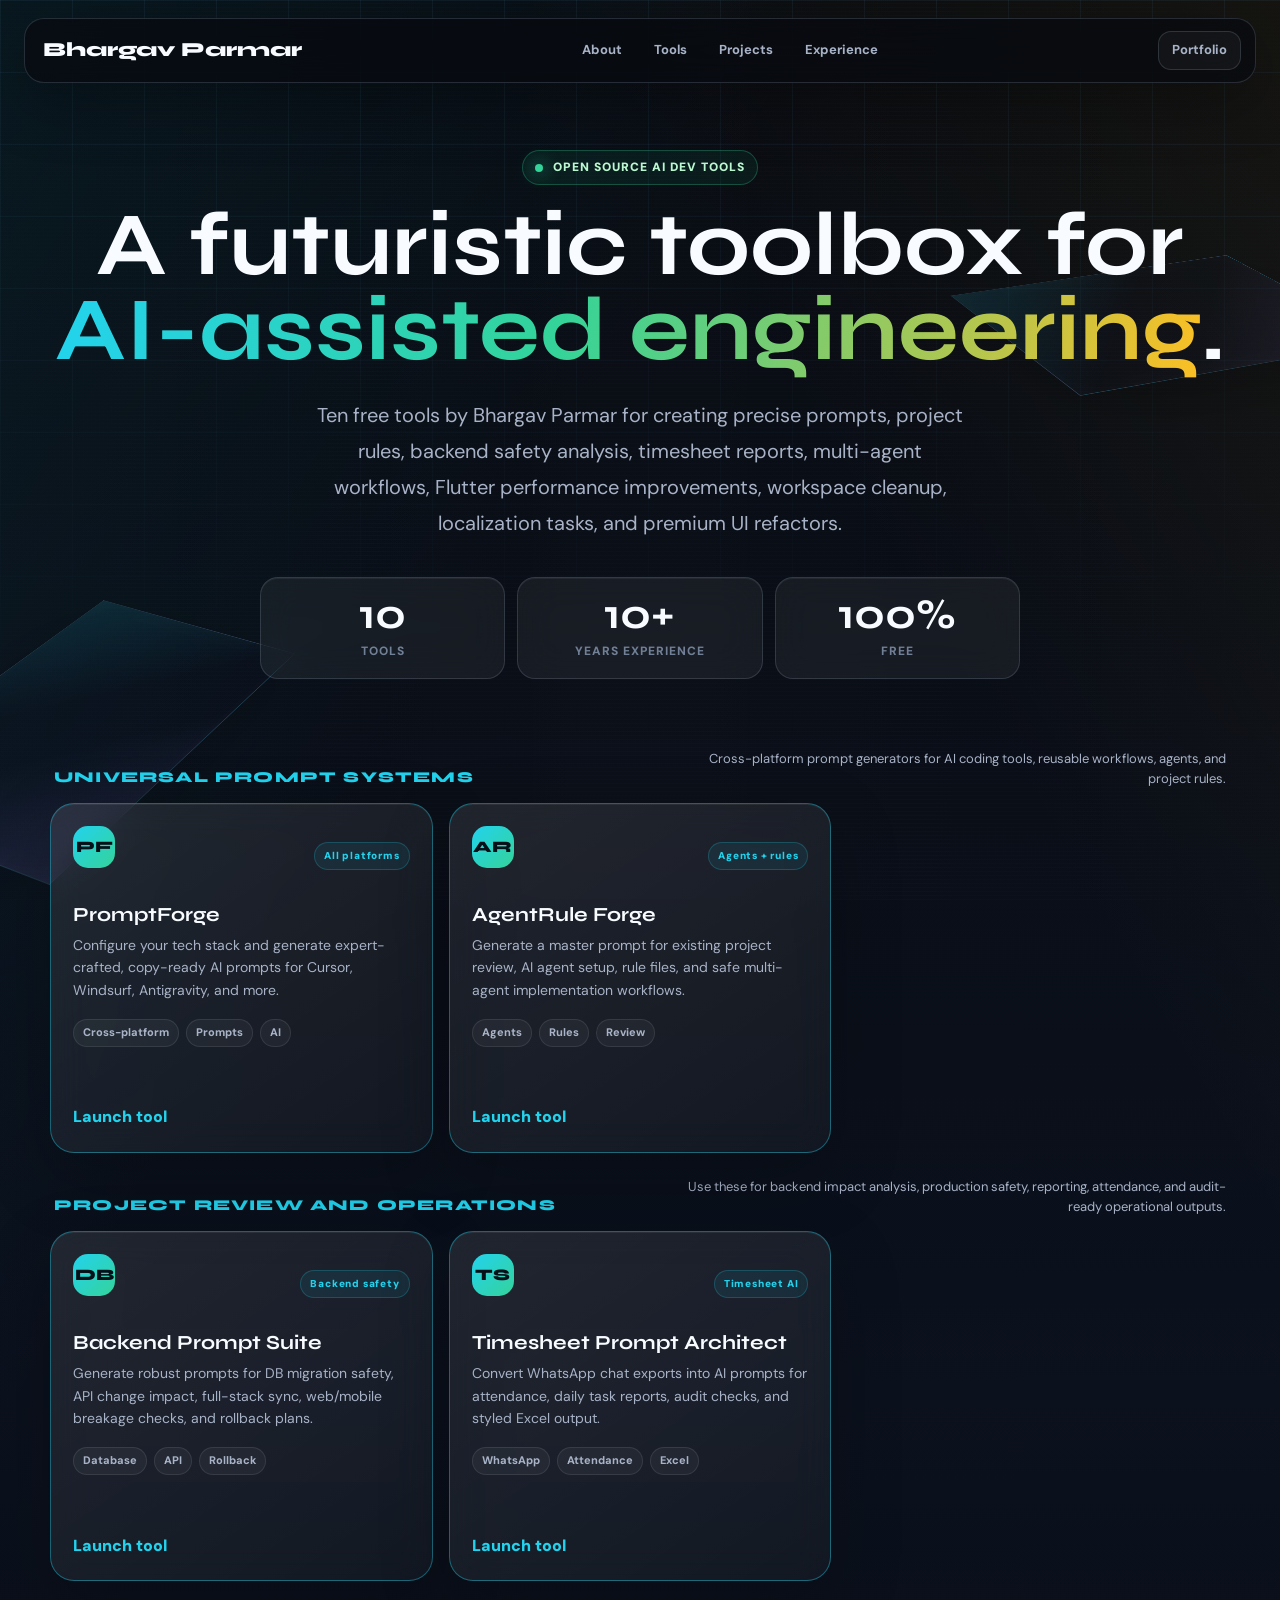
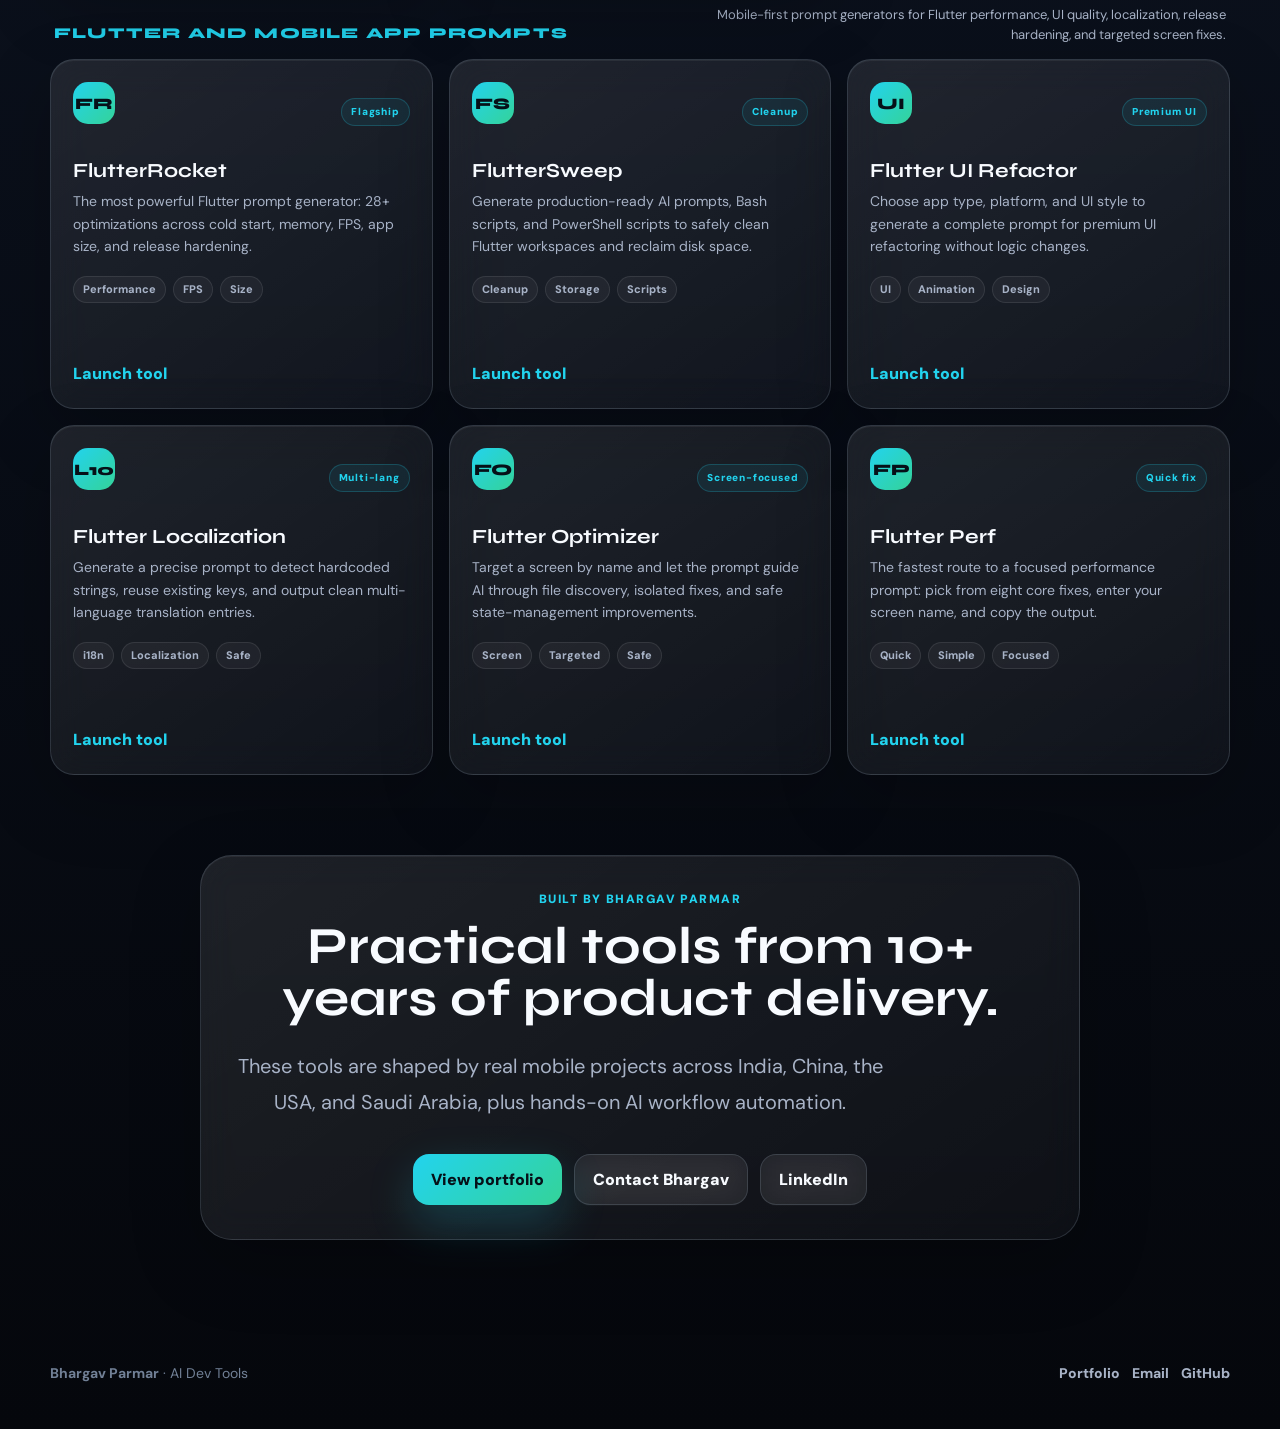
<file: tools/index.html>
<!DOCTYPE html>
<html lang="en">
<head>
<meta charset="UTF-8">
<meta name="viewport" content="width=device-width, initial-scale=1.0">
<title>AI Dev Tools by Bhargav Parmar</title>
<meta name="description" content="Free AI-ready developer tools by Bhargav Parmar for prompt generation, Flutter optimization, localization, UI refactoring, multi-agent rules, and project analysis.">
<meta name="theme-color" content="#070a10">
<link rel="preconnect" href="https://fonts.googleapis.com">
<link rel="preconnect" href="https://fonts.gstatic.com" crossorigin>
<link href="https://fonts.googleapis.com/css2?family=Syne:wght@500;600;700;800&family=DM+Sans:opsz,wght@9..40,400;9..40,500;9..40,700;9..40,900&display=swap" rel="stylesheet">
<link rel="stylesheet" href="../assets/portfolio-theme.css">
</head>
<body>
<a class="skip-link" href="#tools-list">Skip to tools</a>
<div class="progress" aria-hidden="true"></div>
<div class="depth-scene" aria-hidden="true">
  <div class="depth-plane one"></div>
  <div class="depth-plane two"></div>
  <div class="depth-plane three"></div>
</div>

<header class="nav" role="banner">
  <a class="brand" href="../" aria-label="Back to Bhargav Parmar portfolio">
    <span>Bhargav Parmar</span>
  </a>
  <nav aria-label="Tools page navigation">
    <ul class="nav-links">
      <li><a href="../#about">About</a></li>
      <li><a href="../#tools">Tools</a></li>
      <li><a href="../#projects">Projects</a></li>
      <li><a href="../#experience">Experience</a></li>
    </ul>
  </nav>
  <a class="ghost-action" href="../">Portfolio</a>
</header>

<main class="site-shell">
  <section class="page-hero" aria-labelledby="tools-title">
    <div class="eyebrow reveal" style="margin-inline:auto"><span class="signal"></span>Open source AI dev tools</div>
    <h1 id="tools-title" class="reveal">A futuristic toolbox for <span class="gradient-text">AI-assisted engineering</span>.</h1>
    <p class="page-lede reveal">Ten free tools by Bhargav Parmar for creating precise prompts, project rules, backend safety analysis, timesheet reports, multi-agent workflows, Flutter performance improvements, workspace cleanup, localization tasks, and premium UI refactors.</p>
    <div class="metric-strip reveal" style="max-width:760px;margin-left:auto;margin-right:auto">
      <div class="metric"><strong>10</strong><span>Tools</span></div>
      <div class="metric"><strong>10+</strong><span>Years experience</span></div>
      <div class="metric"><strong>100%</strong><span>Free</span></div>
    </div>
  </section>

  <section id="tools-list" class="tools-page-grid" aria-label="All developer tools by category">
    <div class="tool-category reveal">
      <div class="tool-category-head"><span>Universal prompt systems</span><p>Cross-platform prompt generators for AI coding tools, reusable workflows, agents, and project rules.</p></div>
      <div class="tool-category-grid">
        <a class="tool-card featured reveal" href="../prompt-forge/" data-tilt>
          <div class="tool-meta"><div class="card-mark">PF</div><span class="tool-badge">All platforms</span></div>
          <h3>PromptForge</h3>
          <p>Configure your tech stack and generate expert-crafted, copy-ready AI prompts for Cursor, Windsurf, Antigravity, and more.</p>
          <div class="tag-row"><span class="tag">Cross-platform</span><span class="tag">Prompts</span><span class="tag">AI</span></div>
          <div class="tool-link">Launch tool</div>
        </a>

        <a class="tool-card featured reveal" href="../agent-rule-forge/" data-tilt>
          <div class="tool-meta"><div class="card-mark">AR</div><span class="tool-badge">Agents + rules</span></div>
          <h3>AgentRule Forge</h3>
          <p>Generate a master prompt for existing project review, AI agent setup, rule files, and safe multi-agent implementation workflows.</p>
          <div class="tag-row"><span class="tag">Agents</span><span class="tag">Rules</span><span class="tag">Review</span></div>
          <div class="tool-link">Launch tool</div>
        </a>
      </div>
    </div>

    <div class="tool-category reveal">
      <div class="tool-category-head"><span>Project review and operations</span><p>Use these for backend impact analysis, production safety, reporting, attendance, and audit-ready operational outputs.</p></div>
      <div class="tool-category-grid">
        <a class="tool-card featured reveal" href="../backend-prompt-suite/" data-tilt>
          <div class="tool-meta"><div class="card-mark">DB</div><span class="tool-badge">Backend safety</span></div>
          <h3>Backend Prompt Suite</h3>
          <p>Generate robust prompts for DB migration safety, API change impact, full-stack sync, web/mobile breakage checks, and rollback plans.</p>
          <div class="tag-row"><span class="tag">Database</span><span class="tag">API</span><span class="tag">Rollback</span></div>
          <div class="tool-link">Launch tool</div>
        </a>

        <a class="tool-card featured reveal" href="../timesheet-prompt-architect/" data-tilt>
          <div class="tool-meta"><div class="card-mark">TS</div><span class="tool-badge">Timesheet AI</span></div>
          <h3>Timesheet Prompt Architect</h3>
          <p>Convert WhatsApp chat exports into AI prompts for attendance, daily task reports, audit checks, and styled Excel output.</p>
          <div class="tag-row"><span class="tag">WhatsApp</span><span class="tag">Attendance</span><span class="tag">Excel</span></div>
          <div class="tool-link">Launch tool</div>
        </a>
      </div>
    </div>

    <div class="tool-category reveal">
      <div class="tool-category-head"><span>Flutter and mobile app prompts</span><p>Mobile-first prompt generators for Flutter performance, UI quality, localization, release hardening, and targeted screen fixes.</p></div>
      <div class="tool-category-grid">
        <a class="tool-card reveal" href="../flutter-rocket/" data-tilt>
          <div class="tool-meta"><div class="card-mark">FR</div><span class="tool-badge">Flagship</span></div>
          <h3>FlutterRocket</h3>
          <p>The most powerful Flutter prompt generator: 28+ optimizations across cold start, memory, FPS, app size, and release hardening.</p>
          <div class="tag-row"><span class="tag">Performance</span><span class="tag">FPS</span><span class="tag">Size</span></div>
          <div class="tool-link">Launch tool</div>
        </a>

        <a class="tool-card reveal" href="../flutter-sweep/" data-tilt>
          <div class="tool-meta"><div class="card-mark">FS</div><span class="tool-badge">Cleanup</span></div>
          <h3>FlutterSweep</h3>
          <p>Generate production-ready AI prompts, Bash scripts, and PowerShell scripts to safely clean Flutter workspaces and reclaim disk space.</p>
          <div class="tag-row"><span class="tag">Cleanup</span><span class="tag">Storage</span><span class="tag">Scripts</span></div>
          <div class="tool-link">Launch tool</div>
        </a>

        <a class="tool-card reveal" href="../flutter-ui-refactor/" data-tilt>
          <div class="tool-meta"><div class="card-mark">UI</div><span class="tool-badge">Premium UI</span></div>
          <h3>Flutter UI Refactor</h3>
          <p>Choose app type, platform, and UI style to generate a complete prompt for premium UI refactoring without logic changes.</p>
          <div class="tag-row"><span class="tag">UI</span><span class="tag">Animation</span><span class="tag">Design</span></div>
          <div class="tool-link">Launch tool</div>
        </a>

        <a class="tool-card reveal" href="../flutter-localization/" data-tilt>
          <div class="tool-meta"><div class="card-mark">L10</div><span class="tool-badge">Multi-lang</span></div>
          <h3>Flutter Localization</h3>
          <p>Generate a precise prompt to detect hardcoded strings, reuse existing keys, and output clean multi-language translation entries.</p>
          <div class="tag-row"><span class="tag">i18n</span><span class="tag">Localization</span><span class="tag">Safe</span></div>
          <div class="tool-link">Launch tool</div>
        </a>

        <a class="tool-card reveal" href="../flutter-optimizer/" data-tilt>
          <div class="tool-meta"><div class="card-mark">FO</div><span class="tool-badge">Screen-focused</span></div>
          <h3>Flutter Optimizer</h3>
          <p>Target a screen by name and let the prompt guide AI through file discovery, isolated fixes, and safe state-management improvements.</p>
          <div class="tag-row"><span class="tag">Screen</span><span class="tag">Targeted</span><span class="tag">Safe</span></div>
          <div class="tool-link">Launch tool</div>
        </a>

        <a class="tool-card reveal" href="../flutter-perf/" data-tilt>
          <div class="tool-meta"><div class="card-mark">FP</div><span class="tool-badge">Quick fix</span></div>
          <h3>Flutter Perf</h3>
          <p>The fastest route to a focused performance prompt: pick from eight core fixes, enter your screen name, and copy the output.</p>
          <div class="tag-row"><span class="tag">Quick</span><span class="tag">Simple</span><span class="tag">Focused</span></div>
          <div class="tool-link">Launch tool</div>
        </a>
      </div>
    </div>
  </section>

  <section class="page-cta glass-card reveal" aria-labelledby="tool-cta-title">
    <p class="section-kicker">Built by Bhargav Parmar</p>
    <h2 id="tool-cta-title" class="section-title" style="font-size:clamp(30px,5vw,52px)">Practical tools from 10+ years of product delivery.</h2>
    <p class="page-lede">These tools are shaped by real mobile projects across India, China, the USA, and Saudi Arabia, plus hands-on AI workflow automation.</p>
    <div class="hero-actions" style="justify-content:center">
      <a class="primary-btn" href="../">View portfolio</a>
      <a class="secondary-btn" href="mailto:bhargav230993@gmail.com">Contact Bhargav</a>
      <a class="secondary-btn" href="https://www.linkedin.com/in/bhargav-parmar-6a6b4764" target="_blank" rel="noopener">LinkedIn</a>
    </div>
  </section>
</main>

<footer class="footer">
  <div><strong>Bhargav Parmar</strong> · AI Dev Tools</div>
  <div class="footer-links">
    <a href="../">Portfolio</a>
    <a href="mailto:bhargav230993@gmail.com">Email</a>
    <a href="https://github.com/bip251/bhargavparmar.github.io" target="_blank" rel="noopener">GitHub</a>
  </div>
</footer>

<script src="../assets/portfolio-theme.js" defer></script>
</body>
</html>
</file>
<file: assets/portfolio-theme.css>
:root {
  --bg: #070a10;
  --bg-2: #0b111d;
  --panel: rgba(15, 23, 42, 0.72);
  --panel-strong: rgba(17, 25, 40, 0.92);
  --glass: rgba(255, 255, 255, 0.07);
  --glass-2: rgba(255, 255, 255, 0.11);
  --line: rgba(148, 163, 184, 0.22);
  --line-strong: rgba(125, 211, 252, 0.34);
  --text: #f8fbff;
  --muted: #a8b3c7;
  --soft: #718096;
  --cyan: #22d3ee;
  --blue: #60a5fa;
  --green: #34d399;
  --amber: #fbbf24;
  --rose: #fb7185;
  --violet: #a78bfa;
  --shadow: 0 24px 80px rgba(0, 0, 0, 0.42);
  --radius: 24px;
  --font-display: "Syne", ui-sans-serif, system-ui, sans-serif;
  --font-body: "DM Sans", ui-sans-serif, system-ui, sans-serif;
  --mx: 0;
  --my: 0;
  --sy-one: 0px;
  --sy-two: 0px;
  --sy-three: 0px;
}

* {
  box-sizing: border-box;
}

html {
  scroll-behavior: smooth;
}

body {
  min-height: 100vh;
  margin: 0;
  overflow-x: hidden;
  color: var(--text);
  font-family: var(--font-body);
  line-height: 1.6;
  background:
    linear-gradient(120deg, rgba(34, 211, 238, 0.07), transparent 28%),
    linear-gradient(240deg, rgba(251, 191, 36, 0.06), transparent 24%),
    linear-gradient(180deg, var(--bg), var(--bg-2) 46%, #05070c);
}

body::before {
  content: "";
  position: fixed;
  inset: 0;
  z-index: -3;
  background-image:
    linear-gradient(rgba(125, 211, 252, 0.08) 1px, transparent 1px),
    linear-gradient(90deg, rgba(125, 211, 252, 0.08) 1px, transparent 1px);
  background-size: 72px 72px;
  mask-image: linear-gradient(to bottom, rgba(0, 0, 0, 0.78), transparent 84%);
  animation: grid-drift 22s linear infinite;
}

body::after {
  content: "";
  position: fixed;
  inset: 0;
  z-index: -2;
  pointer-events: none;
  background:
    linear-gradient(90deg, transparent, rgba(255, 255, 255, 0.035), transparent),
    repeating-linear-gradient(0deg, rgba(255,255,255,0.025), rgba(255,255,255,0.025) 1px, transparent 1px, transparent 4px);
  opacity: 0.38;
}

@keyframes grid-drift {
  to { background-position: 72px 72px; }
}

a {
  color: inherit;
}

.skip-link {
  position: fixed;
  left: 16px;
  top: 12px;
  z-index: 999;
  transform: translateY(-160%);
  padding: 10px 14px;
  border-radius: 12px;
  color: #061018;
  background: var(--cyan);
  font-weight: 800;
}

.skip-link:focus {
  transform: translateY(0);
}

.site-shell {
  position: relative;
  isolation: isolate;
}

.depth-scene {
  position: fixed;
  inset: 0;
  z-index: -1;
  pointer-events: none;
  perspective: 1200px;
  overflow: hidden;
}

.depth-plane {
  position: absolute;
  border: 1px solid rgba(125, 211, 252, 0.16);
  background:
    linear-gradient(135deg, rgba(34, 211, 238, 0.12), transparent 42%),
    linear-gradient(315deg, rgba(167, 139, 250, 0.12), transparent 40%),
    rgba(15, 23, 42, 0.12);
  box-shadow: inset 0 0 40px rgba(255, 255, 255, 0.02), 0 30px 100px rgba(0, 0, 0, 0.22);
  transform-style: preserve-3d;
  animation: plane-float 10s ease-in-out infinite;
}

.depth-plane.one {
  width: 360px;
  height: 230px;
  right: -80px;
  top: 130px;
  transform: translateY(var(--sy-one)) rotateX(58deg) rotateZ(-18deg) translateZ(-80px);
}

.depth-plane.two {
  width: 280px;
  height: 360px;
  left: -90px;
  top: 48vh;
  transform: translateY(var(--sy-two)) rotateX(62deg) rotateZ(22deg) translateZ(-140px);
  animation-delay: -3s;
}

.depth-plane.three {
  width: 520px;
  height: 120px;
  left: 38vw;
  bottom: -52px;
  transform: translateY(var(--sy-three)) rotateX(72deg) rotateZ(3deg) translateZ(-180px);
  animation-delay: -6s;
}

@keyframes plane-float {
  0%, 100% { translate: 0 0; }
  50% { translate: 0 -18px; }
}

.nav {
  position: fixed;
  inset: 18px 24px auto;
  z-index: 100;
  max-width: 1240px;
  margin: 0 auto;
  display: flex;
  align-items: center;
  justify-content: space-between;
  gap: 18px;
  padding: 12px 14px 12px 18px;
  border: 1px solid var(--line);
  border-radius: 20px;
  background: rgba(7, 10, 16, 0.74);
  backdrop-filter: blur(18px);
  box-shadow: 0 20px 60px rgba(0, 0, 0, 0.26);
}

.brand {
  display: inline-flex;
  align-items: center;
  text-decoration: none;
  font-family: var(--font-display);
  font-weight: 900;
  font-size: 20px;
  letter-spacing: 0;
}

.nav-links {
  display: flex;
  align-items: center;
  gap: 6px;
  list-style: none;
  margin: 0;
  padding: 0;
}

.nav-links a,
.nav-action,
.ghost-action {
  min-height: 38px;
  display: inline-flex;
  align-items: center;
  justify-content: center;
  gap: 8px;
  padding: 8px 13px;
  border-radius: 13px;
  color: var(--muted);
  text-decoration: none;
  font-size: 13px;
  font-weight: 700;
  transition: color 0.2s ease, background 0.2s ease, transform 0.2s ease, border-color 0.2s ease;
}

.nav-links a:hover,
.ghost-action:hover {
  color: var(--text);
  background: rgba(255, 255, 255, 0.07);
}

.nav-action {
  color: #061018;
  background: linear-gradient(135deg, var(--cyan), var(--green));
  box-shadow: 0 12px 34px rgba(34, 211, 238, 0.22);
}

.nav-action:hover {
  transform: translateY(-2px);
}

.ghost-action {
  border: 1px solid var(--line);
  background: rgba(255, 255, 255, 0.04);
}

.progress {
  position: fixed;
  top: 0;
  left: 0;
  z-index: 200;
  width: 100%;
  height: 3px;
  transform: scaleX(0);
  transform-origin: left;
  background: linear-gradient(90deg, var(--cyan), var(--green), var(--amber));
}

.section,
.hero,
.footer {
  width: min(1180px, calc(100% - 40px));
  margin: 0 auto;
}

.hero {
  min-height: 100vh;
  display: grid;
  grid-template-columns: minmax(0, 1.02fr) minmax(360px, 0.98fr);
  gap: 56px;
  align-items: center;
  padding: 150px 0 92px;
}

.eyebrow {
  display: inline-flex;
  align-items: center;
  gap: 10px;
  margin: 0 0 18px;
  padding: 7px 12px;
  border: 1px solid rgba(52, 211, 153, 0.28);
  border-radius: 999px;
  color: #bbf7d0;
  background: rgba(16, 185, 129, 0.08);
  font-size: 12px;
  font-weight: 900;
  letter-spacing: 0.08em;
  text-transform: uppercase;
}

.signal {
  width: 8px;
  height: 8px;
  border-radius: 99px;
  background: var(--green);
  box-shadow: 0 0 18px var(--green);
  animation: signal 2s ease-in-out infinite;
}

@keyframes signal {
  50% { opacity: 0.42; transform: scale(0.72); }
}

.hero h1,
.page-hero h1 {
  margin: 0;
  font-family: var(--font-display);
  font-size: clamp(48px, 7vw, 94px);
  line-height: 0.95;
  letter-spacing: 0;
  text-wrap: balance;
}

.gradient-text {
  color: transparent;
  background: linear-gradient(100deg, var(--cyan), var(--green) 44%, var(--amber));
  -webkit-background-clip: text;
  background-clip: text;
}

.hero-lede,
.page-lede {
  max-width: 650px;
  margin: 24px 0 0;
  color: var(--muted);
  font-size: clamp(16px, 1.7vw, 20px);
  line-height: 1.8;
}

.hero-actions,
.section-actions {
  display: flex;
  flex-wrap: wrap;
  gap: 12px;
  margin-top: 34px;
}

.primary-btn,
.secondary-btn {
  min-height: 48px;
  display: inline-flex;
  align-items: center;
  justify-content: center;
  gap: 10px;
  padding: 12px 18px;
  border-radius: 16px;
  text-decoration: none;
  font-weight: 900;
  transition: transform 0.2s ease, box-shadow 0.2s ease, border-color 0.2s ease;
}

.primary-btn {
  color: #061018;
  background: linear-gradient(135deg, var(--cyan), var(--green));
  box-shadow: 0 18px 46px rgba(34, 211, 238, 0.22);
}

.secondary-btn {
  color: var(--text);
  border: 1px solid var(--line);
  background: rgba(255, 255, 255, 0.06);
  backdrop-filter: blur(14px);
}

.primary-btn:hover,
.secondary-btn:hover {
  transform: translateY(-3px);
  box-shadow: 0 18px 52px rgba(0, 0, 0, 0.28);
}

.metric-strip {
  display: grid;
  grid-template-columns: repeat(3, minmax(0, 1fr));
  gap: 12px;
  margin-top: 36px;
}

.metric {
  padding: 16px;
  border: 1px solid var(--line);
  border-radius: 18px;
  background: rgba(255, 255, 255, 0.055);
  backdrop-filter: blur(18px);
  box-shadow: inset 0 1px 0 rgba(255, 255, 255, 0.06);
}

.metric strong {
  display: block;
  font-family: var(--font-display);
  font-size: clamp(27px, 4vw, 42px);
  line-height: 1;
}

.metric span {
  display: block;
  margin-top: 6px;
  color: var(--soft);
  font-size: 12px;
  font-weight: 800;
  letter-spacing: 0.08em;
  text-transform: uppercase;
}

.hero-stage {
  position: relative;
  min-height: 560px;
  perspective: 1100px;
}

.holo-card {
  position: absolute;
  inset: 70px 0 auto auto;
  width: min(410px, 100%);
  min-height: 480px;
  padding: 24px;
  border: 1px solid var(--line-strong);
  border-radius: 34px;
  background:
    linear-gradient(145deg, rgba(255, 255, 255, 0.12), rgba(255, 255, 255, 0.045)),
    rgba(15, 23, 42, 0.64);
  backdrop-filter: blur(22px);
  box-shadow: var(--shadow), inset 0 1px 0 rgba(255, 255, 255, 0.12);
  transform: rotateX(9deg) rotateY(-13deg) translate3d(calc(var(--mx) * -10px), calc(var(--my) * -10px), 0);
  transform-style: preserve-3d;
}

.holo-card::before {
  content: "";
  position: absolute;
  inset: 18px;
  z-index: -1;
  border-radius: 28px;
  border: 1px solid rgba(255, 255, 255, 0.08);
  transform: translateZ(-42px);
}

.status-row {
  display: flex;
  align-items: center;
  justify-content: space-between;
  gap: 12px;
  margin-bottom: 24px;
}

.status-pill {
  display: inline-flex;
  align-items: center;
  gap: 8px;
  padding: 7px 10px;
  border: 1px solid rgba(52, 211, 153, 0.24);
  border-radius: 999px;
  color: #bbf7d0;
  background: rgba(16, 185, 129, 0.08);
  font-size: 11px;
  font-weight: 900;
  text-transform: uppercase;
}

.dash-grid {
  display: grid;
  grid-template-columns: 1fr 1fr;
  gap: 12px;
}

.dash-tile {
  min-height: 118px;
  padding: 16px;
  border: 1px solid var(--line);
  border-radius: 18px;
  background: rgba(5, 9, 16, 0.52);
}

.dash-tile.wide {
  grid-column: 1 / -1;
  min-height: 146px;
}

.dash-label {
  color: var(--soft);
  font-size: 11px;
  font-weight: 900;
  letter-spacing: 0.08em;
  text-transform: uppercase;
}

.dash-value {
  margin-top: 9px;
  font-family: var(--font-display);
  font-size: 30px;
  font-weight: 900;
}

.dash-copy {
  margin-top: 8px;
  color: var(--muted);
  font-size: 13px;
}

.bar-stack {
  display: grid;
  gap: 10px;
  margin-top: 18px;
}

.bar {
  height: 9px;
  overflow: hidden;
  border-radius: 99px;
  background: rgba(255, 255, 255, 0.08);
}

.bar span {
  display: block;
  height: 100%;
  border-radius: inherit;
  background: linear-gradient(90deg, var(--cyan), var(--green));
}

.floating-chip {
  position: absolute;
  display: inline-flex;
  align-items: center;
  gap: 8px;
  padding: 10px 12px;
  border: 1px solid var(--line);
  border-radius: 16px;
  color: var(--text);
  background: rgba(7, 10, 16, 0.72);
  backdrop-filter: blur(16px);
  box-shadow: var(--shadow);
  font-size: 12px;
  font-weight: 900;
  animation: chip-float 5s ease-in-out infinite;
}

.floating-chip.one { left: 8px; top: 130px; }
.floating-chip.two { right: 20px; bottom: 36px; animation-delay: -1.8s; }
.floating-chip.three { left: 64px; bottom: 98px; animation-delay: -3.2s; }

@keyframes chip-float {
  50% { transform: translateY(-14px); }
}

.section {
  padding: 104px 0;
}

.section-head {
  display: grid;
  grid-template-columns: minmax(0, 0.9fr) minmax(260px, 0.58fr);
  gap: 36px;
  align-items: end;
  margin-bottom: 34px;
}

.section-kicker {
  margin: 0 0 10px;
  color: var(--cyan);
  font-size: 12px;
  font-weight: 900;
  letter-spacing: 0.12em;
  text-transform: uppercase;
}

.section-title {
  margin: 0;
  font-family: var(--font-display);
  font-size: clamp(34px, 5vw, 62px);
  line-height: 1;
  letter-spacing: 0;
}

.section-copy {
  margin: 0;
  color: var(--muted);
  font-size: 16px;
  line-height: 1.75;
}

.glass-card,
.tool-card,
.project-card,
.experience-card,
.cert-card {
  border: 1px solid var(--line);
  background: linear-gradient(145deg, rgba(255, 255, 255, 0.095), rgba(255, 255, 255, 0.035));
  backdrop-filter: blur(18px);
  box-shadow: 0 24px 70px rgba(0, 0, 0, 0.22), inset 0 1px 0 rgba(255, 255, 255, 0.06);
}

.about-grid {
  display: grid;
  grid-template-columns: minmax(0, 0.9fr) minmax(0, 1.1fr);
  gap: 18px;
}

.profile-card {
  padding: 24px;
  border-radius: var(--radius);
}

.profile-card h3 {
  margin: 0;
  font-family: var(--font-display);
  font-size: 28px;
}

.profile-card p {
  color: var(--muted);
}

.profile-list {
  display: grid;
  gap: 10px;
  margin-top: 22px;
}

.profile-list div {
  display: flex;
  justify-content: space-between;
  gap: 14px;
  padding: 12px 0;
  border-bottom: 1px solid rgba(255, 255, 255, 0.08);
  color: var(--muted);
}

.profile-list strong {
  color: var(--text);
}

.skill-grid,
.tool-grid,
.project-grid,
.cert-grid {
  display: grid;
  grid-template-columns: repeat(3, minmax(0, 1fr));
  gap: 16px;
}

.skill-card,
.tool-card,
.project-card,
.cert-card {
  position: relative;
  overflow: hidden;
  border-radius: var(--radius);
  transition: transform 0.22s ease, border-color 0.22s ease, box-shadow 0.22s ease;
}

.skill-card {
  min-height: 190px;
  padding: 20px;
}

.skill-card:hover,
.tool-card:hover,
.project-card:hover,
.cert-card:hover,
.experience-card:hover {
  transform: translateY(-7px) rotateX(var(--tilt-x, 0deg)) rotateY(var(--tilt-y, 0deg));
  border-color: var(--line-strong);
  box-shadow: 0 30px 90px rgba(0, 0, 0, 0.34), 0 0 0 1px rgba(34, 211, 238, 0.08);
}

.card-mark {
  width: 42px;
  height: 42px;
  display: grid;
  place-items: center;
  margin-bottom: 18px;
  border-radius: 15px;
  color: #061018;
  background: linear-gradient(135deg, var(--cyan), var(--green));
  font-family: var(--font-display);
  font-weight: 900;
}

.skill-card h3,
.tool-card h3,
.project-card h3 {
  margin: 0 0 8px;
  font-family: var(--font-display);
  font-size: 20px;
  line-height: 1.1;
}

.skill-card p,
.tool-card p,
.project-card p,
.cert-card p {
  margin: 0;
  color: var(--muted);
  font-size: 14px;
}

.tag-row {
  display: flex;
  flex-wrap: wrap;
  gap: 7px;
  margin-top: 18px;
}

.tag {
  display: inline-flex;
  align-items: center;
  min-height: 25px;
  padding: 4px 9px;
  border: 1px solid rgba(255, 255, 255, 0.09);
  border-radius: 999px;
  color: var(--muted);
  background: rgba(255, 255, 255, 0.045);
  font-size: 11px;
  font-weight: 800;
}

.tool-grid {
  grid-template-columns: 1fr;
  gap: 22px;
  overflow: visible;
  padding: 4px 0 18px;
}

.tool-category {
  display: grid;
  gap: 14px;
}

.tool-category-head {
  display: flex;
  align-items: end;
  justify-content: space-between;
  gap: 18px;
  padding: 0 4px;
}

.tool-category-head span {
  color: var(--cyan);
  font-family: var(--font-display);
  font-size: 15px;
  font-weight: 900;
  letter-spacing: 0.08em;
  text-transform: uppercase;
}

.tool-category-head p {
  max-width: 540px;
  margin: 0;
  color: var(--muted);
  font-size: 13px;
  line-height: 1.55;
  text-align: right;
}

.tool-category-grid {
  display: grid;
  grid-template-columns: repeat(3, minmax(0, 1fr));
  gap: 16px;
}

.tool-card {
  min-height: 318px;
  display: flex;
  flex-direction: column;
  padding: 22px;
  color: inherit;
  text-decoration: none;
  scroll-snap-align: start;
}

.tool-card.featured {
  border-color: rgba(34, 211, 238, 0.4);
}

.tool-meta {
  display: flex;
  align-items: center;
  justify-content: space-between;
  gap: 10px;
  margin-bottom: 18px;
}

.tool-badge {
  padding: 5px 9px;
  border: 1px solid rgba(34, 211, 238, 0.22);
  border-radius: 999px;
  color: var(--cyan);
  background: rgba(34, 211, 238, 0.08);
  font-size: 10px;
  font-weight: 900;
  letter-spacing: 0.08em;
}

.tool-link {
  margin-top: auto;
  padding-top: 18px;
  color: var(--cyan);
  font-weight: 900;
}

.project-grid {
  grid-template-columns: repeat(4, minmax(0, 1fr));
}

.project-card {
  min-height: 320px;
  display: flex;
  flex-direction: column;
}

.project-visual {
  height: 112px;
  display: grid;
  place-items: center;
  padding: 16px;
  background:
    linear-gradient(135deg, rgba(34, 211, 238, 0.18), transparent 54%),
    linear-gradient(315deg, rgba(251, 191, 36, 0.15), transparent 54%);
}

.project-visual span {
  width: 72px;
  height: 72px;
  display: grid;
  place-items: center;
  border-radius: 22px;
  color: #061018;
  background: linear-gradient(135deg, var(--cyan), var(--green));
  font-family: var(--font-display);
  font-weight: 900;
  font-size: 20px;
  transform: rotateX(18deg) rotateY(-18deg);
  box-shadow: 18px 22px 0 rgba(0, 0, 0, 0.2);
}

.project-body {
  display: flex;
  flex: 1;
  flex-direction: column;
  padding: 20px;
}

.project-foot {
  display: flex;
  justify-content: space-between;
  gap: 12px;
  margin-top: auto;
  padding-top: 18px;
  color: var(--soft);
  font-size: 12px;
  font-weight: 900;
}

.experience-shell {
  display: grid;
  gap: 16px;
}

.experience-card {
  display: grid;
  grid-template-columns: 210px minmax(0, 1fr);
  gap: 24px;
  padding: 22px;
  border-radius: var(--radius);
  transition: transform 0.22s ease, border-color 0.22s ease, box-shadow 0.22s ease;
}

.experience-time {
  color: var(--cyan);
  font-family: var(--font-display);
  font-weight: 900;
}

.experience-card h3 {
  margin: 0 0 5px;
  font-family: var(--font-display);
  font-size: 24px;
}

.experience-company {
  margin-bottom: 14px;
  color: var(--muted);
  font-weight: 800;
}

.experience-card ul {
  margin: 0;
  padding-left: 18px;
  color: var(--muted);
}

.experience-card li + li {
  margin-top: 8px;
}

.cert-grid {
  grid-template-columns: repeat(2, minmax(0, 1fr));
}

.cert-card {
  padding: 18px;
}

.cert-card h3 {
  margin: 0 0 5px;
  font-size: 16px;
}

.contact-band {
  display: grid;
  grid-template-columns: minmax(0, 1fr) auto;
  gap: 22px;
  align-items: center;
  padding: 28px;
  border-radius: calc(var(--radius) + 8px);
}

.contact-band h2 {
  margin: 0;
  font-family: var(--font-display);
  font-size: clamp(28px, 5vw, 54px);
}

.contact-band p {
  margin: 12px 0 0;
  color: var(--muted);
}

.footer {
  display: flex;
  align-items: center;
  justify-content: space-between;
  gap: 18px;
  padding: 34px 0 44px;
  color: var(--soft);
  font-size: 14px;
}

.footer-links {
  display: flex;
  flex-wrap: wrap;
  gap: 12px;
}

.footer-links a {
  color: var(--muted);
  text-decoration: none;
  font-weight: 800;
}

.reveal {
  opacity: 0;
  transform: translateY(28px);
  transition: opacity 0.7s ease, transform 0.7s ease;
}

.reveal.visible {
  opacity: 1;
  transform: none;
}

.page-hero {
  width: min(1180px, calc(100% - 40px));
  margin: 0 auto;
  padding: 150px 0 70px;
  text-align: center;
}

.page-hero .page-lede {
  margin-left: auto;
  margin-right: auto;
}

.tools-page-grid {
  width: min(1180px, calc(100% - 40px));
  margin: 0 auto 80px;
  display: grid;
  grid-template-columns: 1fr;
  gap: 24px;
}

.tools-page-grid .tool-card {
  min-height: 350px;
}

.page-cta {
  width: min(880px, calc(100% - 40px));
  margin: 0 auto 88px;
  text-align: center;
  padding: 34px;
  border-radius: calc(var(--radius) + 8px);
}

.sr-only {
  position: absolute;
  width: 1px;
  height: 1px;
  padding: 0;
  margin: -1px;
  overflow: hidden;
  clip: rect(0, 0, 0, 0);
  white-space: nowrap;
  border: 0;
}

@media (max-width: 1120px) {
  .hero,
  .about-grid,
  .section-head,
  .contact-band {
    grid-template-columns: 1fr;
  }

  .hero-stage {
    min-height: 480px;
  }

  .holo-card {
    left: 50%;
    right: auto;
    transform: translateX(-50%) rotateX(8deg) rotateY(-8deg);
  }

  .project-grid,
  .tool-category-grid {
    grid-template-columns: repeat(2, minmax(0, 1fr));
  }
}

@media (max-width: 760px) {
  .nav {
    inset: 10px 10px auto;
    border-radius: 18px;
  }

  .nav-links {
    display: none;
  }

  .nav-action,
  .ghost-action {
    min-height: 36px;
    padding-inline: 10px;
  }

  .hero,
  .section,
  .page-hero {
    width: min(100% - 28px, 680px);
  }

  .hero {
    padding-top: 128px;
  }

  .hero-stage {
    min-height: 430px;
  }

  .holo-card {
    width: min(100%, 360px);
    min-height: 420px;
    padding: 18px;
  }

  .floating-chip {
    display: none;
  }

  .metric-strip,
  .skill-grid,
  .project-grid,
  .cert-grid,
  .tool-category-grid {
    grid-template-columns: 1fr;
  }

  .tool-category-head {
    display: grid;
    gap: 6px;
  }

  .tool-category-head p {
    text-align: left;
  }

  .experience-card {
    grid-template-columns: 1fr;
  }

  .footer {
    align-items: flex-start;
    flex-direction: column;
  }
}

@media (prefers-reduced-motion: reduce) {
  *,
  *::before,
  *::after {
    scroll-behavior: auto !important;
    animation-duration: 0.001ms !important;
    animation-iteration-count: 1 !important;
    transition-duration: 0.001ms !important;
  }
}
</file>
